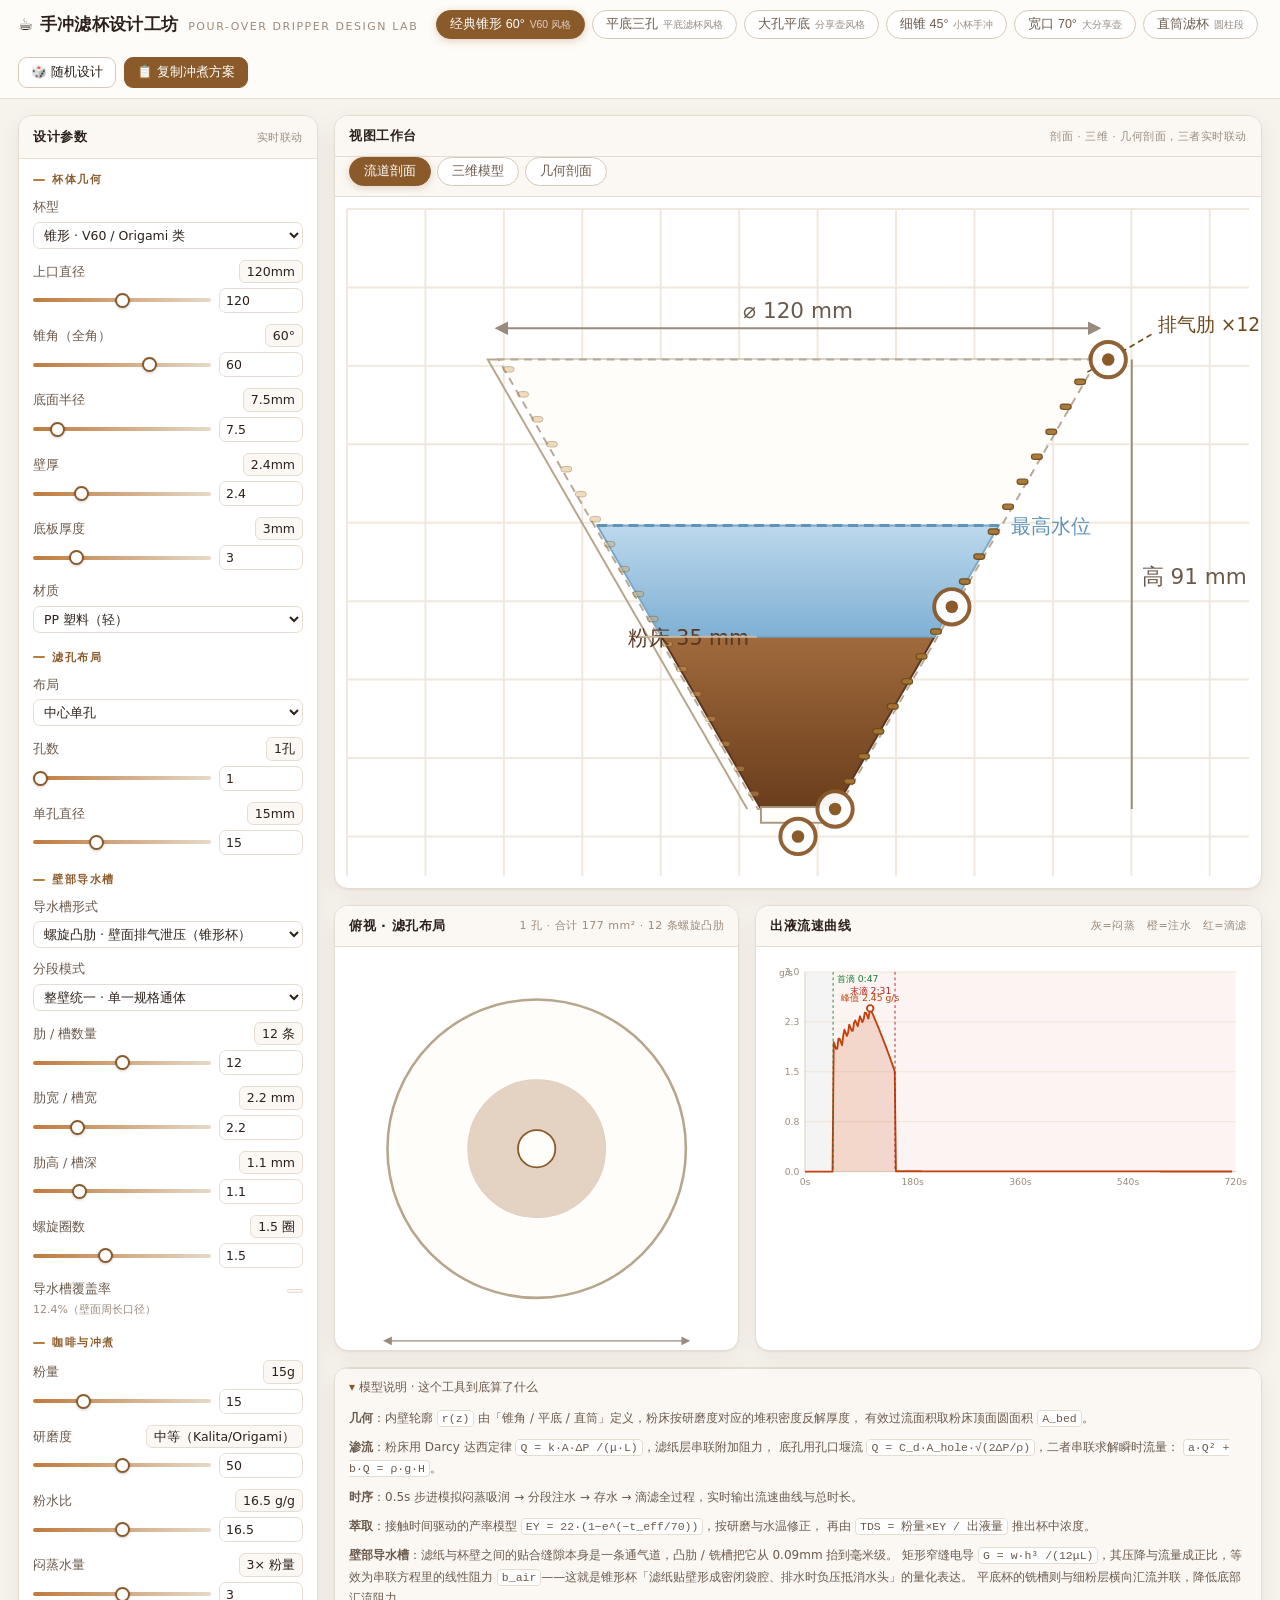
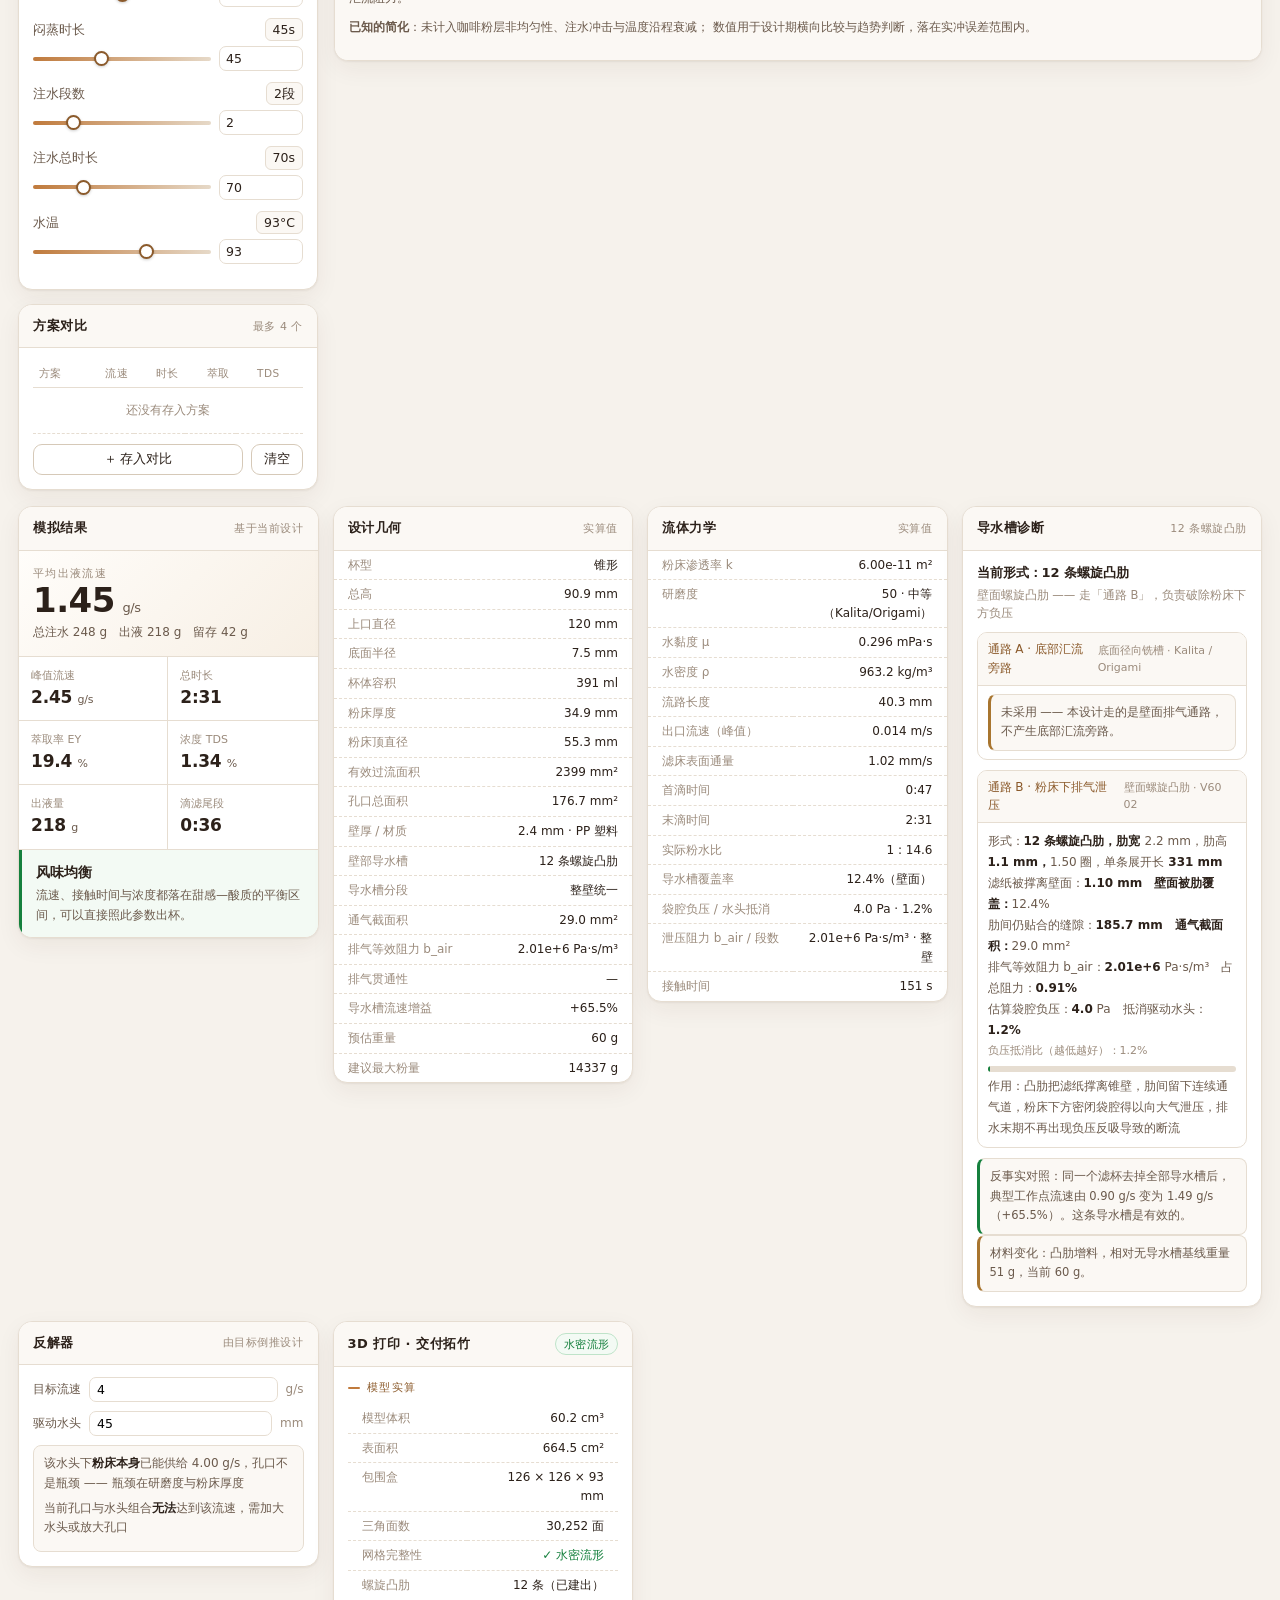
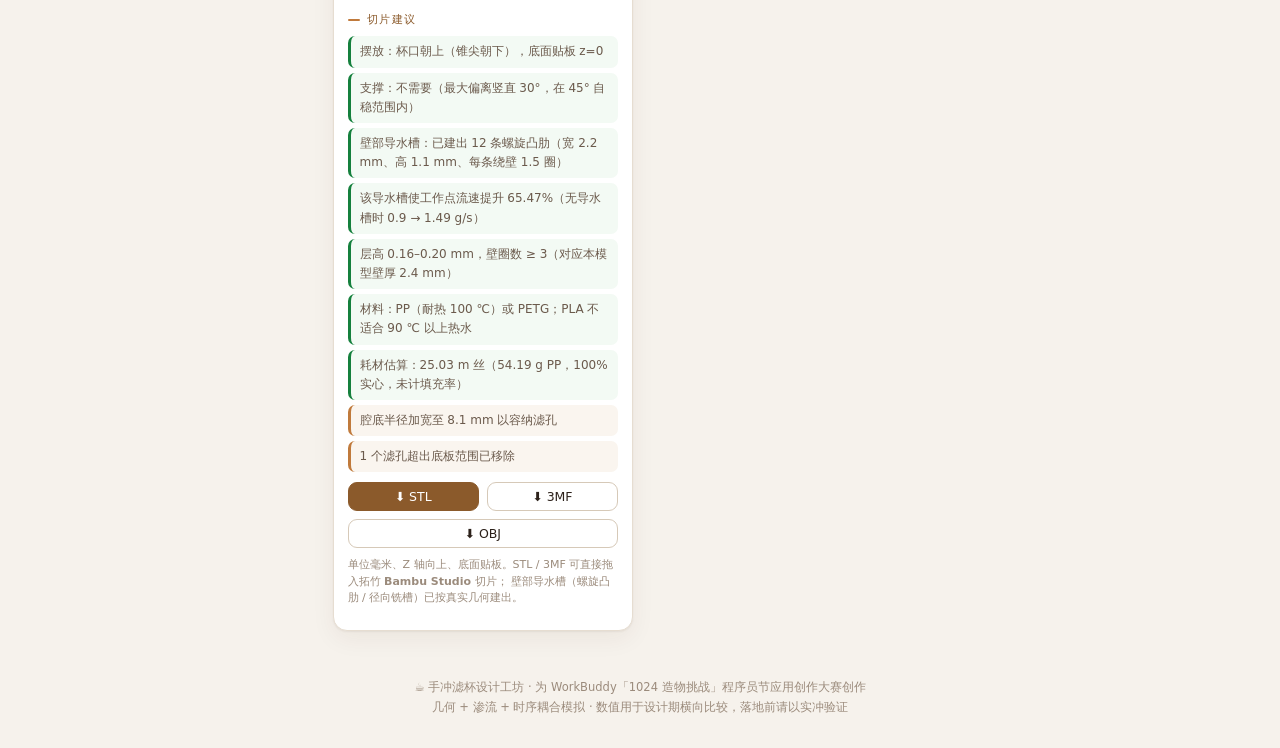
<file: index.html>
<!DOCTYPE html>
<html lang="zh-CN">
<head>

<meta charset="utf-8">
<meta content="width=device-width, initial-scale=1" name="viewport">
<title>手冲滤杯设计工坊 · 导水槽三维建模与 3D 打印交付</title>
<style>
  :root{
    --bg:#f6f2ec; --panel:#ffffff; --panel2:#fbf8f4; --line:#e6ddd1; --line2:#d6c9b8;
    --ink:#2c211a; --ink2:#6b5a4c; --muted:#9b8b7c;
    --brand:#8b5a2b; --brand2:#c07a3c; --accent:#c2410c;
    --bed:#6f4423; --bed2:#8f5c30; --water:#8fb8d8; --water2:#c9dfef;
    --ok:#15803d; --warn:#b45309; --bad:#b91c1c;
    --rib:#a8752f; --rib2:#d9a95c; --ribline:#6b4a1c;
    --seg2:#3f7d9e; --seg3:#9b8b7c;
    --radius:14px; --shadow:0 1px 2px rgba(60,40,20,.06),0 8px 24px rgba(60,40,20,.06);
  }
  *{box-sizing:border-box}
  html,body{margin:0;padding:0}
  body{
    background:var(--bg); color:var(--ink);
    font-family:system-ui,-apple-system,"Segoe UI","PingFang SC","Hiragino Sans GB","Microsoft YaHei",sans-serif;
    font-size:14px; line-height:1.55; -webkit-font-smoothing:antialiased;
  }
  img{max-width:100%;height:auto}

  /* ---------- 顶栏 ---------- */
  .topbar{
    position:sticky; top:0; z-index:40;
    background:rgba(255,253,250,.88); backdrop-filter:saturate(1.4) blur(10px);
    border-bottom:1px solid var(--line);
    padding:10px 18px; display:flex; align-items:center; gap:18px; flex-wrap:wrap;
  }
  .brand{display:flex;align-items:baseline;gap:10px;flex:0 0 auto}
  .brand b{font-size:17px;letter-spacing:.3px}
  .brand span{font-size:11px;color:var(--muted);letter-spacing:.14em;text-transform:uppercase}
  .chips{display:flex;gap:7px;flex-wrap:wrap;flex:1 1 auto}
  .chip{
    border:1px solid var(--line2); background:var(--panel); color:var(--ink2);
    border-radius:999px; padding:5px 13px; font-size:12.5px; cursor:pointer;
    transition:.16s; white-space:nowrap;
  }
  .chip:hover{border-color:var(--brand2); color:var(--brand); transform:translateY(-1px)}
  .chip.on{background:var(--brand); border-color:var(--brand); color:#fff; box-shadow:0 2px 8px rgba(139,90,43,.28)}
  .chip small{opacity:.7; margin-left:5px}
  .tb-actions{display:flex;gap:8px;flex:0 0 auto}
  .btn{
    border:1px solid var(--line2); background:var(--panel); color:var(--ink);
    border-radius:9px; padding:6px 12px; font-size:12.5px; cursor:pointer; transition:.16s;
    font-family:inherit;
  }
  .btn:hover{border-color:var(--brand2); color:var(--brand)}
  .btn.primary{background:var(--brand);border-color:var(--brand);color:#fff}
  .btn.primary:hover{background:#75491f;border-color:#75491f;color:#fff}

  /* ---------- 布局 ---------- */
  .layout{
    display:grid; grid-template-columns:326px minmax(0,1fr) 306px;
    gap:16px; padding:16px 18px 40px; max-width:1720px; margin:0 auto; align-items:start;
  }
  .col{min-width:0}
  .panel{
    background:var(--panel); border:1px solid var(--line); border-radius:var(--radius);
    box-shadow:var(--shadow); overflow:hidden;
  }
  .panel + .panel{margin-top:14px}
  .panel > h2{
    margin:0; padding:11px 14px; font-size:13px; letter-spacing:.04em;
    border-bottom:1px solid var(--line); background:var(--panel2);
    display:flex;align-items:center;justify-content:space-between;gap:8px;
  }
  .panel > h2 em{font-style:normal;font-size:11px;color:var(--muted);font-weight:400}
  .pbody{padding:12px 14px 14px}

  /* ---------- 参数控件 ---------- */
  .grp{margin-bottom:16px}
  .grp:last-child{margin-bottom:0}
  .grp > h3{
    margin:0 0 9px; font-size:11px; letter-spacing:.14em; color:var(--brand);
    text-transform:uppercase; display:flex;align-items:center;gap:7px;
  }
  .grp > h3:before{content:"";width:12px;height:2px;background:var(--brand2);border-radius:2px}
  .fld{margin-bottom:11px}
  .fld.hide{display:none}
  .fld .lab{display:flex;justify-content:space-between;align-items:baseline;gap:8px;margin-bottom:5px}
  .fld .lab label{font-size:12.5px;color:var(--ink2)}
  .fld .lab .val{
    font-size:12.5px;color:var(--ink);font-variant-numeric:tabular-nums;
    background:var(--panel2);border:1px solid var(--line);border-radius:6px;padding:1px 7px;
  }
  .fld .ctl{display:flex;gap:8px;align-items:center}
  .fld input[type=range]{
    flex:1; -webkit-appearance:none; appearance:none; height:4px; border-radius:3px;
    background:linear-gradient(90deg,var(--brand2),#e6d9c8); outline:none; margin:0;
  }
  .fld input[type=range]::-webkit-slider-thumb{
    -webkit-appearance:none; width:15px;height:15px;border-radius:50%;
    background:#fff;border:2px solid var(--brand); cursor:pointer; box-shadow:0 1px 3px rgba(0,0,0,.2);
  }
  .fld input[type=range]::-moz-range-thumb{
    width:15px;height:15px;border-radius:50%;background:#fff;border:2px solid var(--brand);cursor:pointer;
  }
  .fld input[type=number],.fld select{
    width:84px; border:1px solid var(--line); background:#fff; color:var(--ink);
    border-radius:7px; padding:4px 6px; font-size:12.5px; font-family:inherit;
    font-variant-numeric:tabular-nums;
  }
  .fld select{width:100%}
  .fld input[type=number]:focus,.fld select:focus,.btn:focus-visible,input[type=range]:focus-visible{
    outline:2px solid var(--brand2); outline-offset:1px;
  }
  .hint{font-size:11px;color:var(--muted);margin:-3px 0 9px;line-height:1.5}

  /* ---------- 卡片 ---------- */
  .card{
    background:var(--panel); border:1px solid var(--line); border-radius:var(--radius);
    box-shadow:var(--shadow); overflow:hidden; margin-bottom:16px;
  }
  .card > h2{
    margin:0; padding:10px 14px; font-size:13px; letter-spacing:.04em;
    border-bottom:1px solid var(--line); background:var(--panel2);
    display:flex;align-items:center;justify-content:space-between;gap:10px;flex-wrap:wrap;
  }
  .card > h2 em{font-style:normal;font-size:11px;color:var(--muted);font-weight:400}
  .card .cbody{padding:12px}
  .row2{display:grid;grid-template-columns:1fr 1.25fr;gap:16px}

  /* ---------- 画布 ---------- */
  .canvas{position:relative}
  svg{display:block;width:100%;height:auto;overflow:visible;touch-action:none}
  .legend{display:flex;gap:14px;flex-wrap:wrap;font-size:11.5px;color:var(--ink2);padding:0 14px 12px}
  .legend i{display:inline-block;width:11px;height:11px;border-radius:3px;margin-right:5px;vertical-align:-1px}
  .handle{cursor:grab}
  .handle:active{cursor:grabbing}
  .tooltip{
    position:absolute; pointer-events:none; background:rgba(44,33,26,.93); color:#fff;
    font-size:11.5px; padding:4px 8px; border-radius:6px; white-space:nowrap;
    transform:translate(-50%,-140%); opacity:0; transition:opacity .12s; z-index:20;
    font-variant-numeric:tabular-nums;
  }
  .tooltip.on{opacity:1}

  /* ---------- 指标 ---------- */
  .hero{
    padding:14px; border-bottom:1px solid var(--line);
    background:linear-gradient(135deg,#fffdfa,#f7efe4);
  }
  .hero .k{font-size:11px;letter-spacing:.12em;color:var(--muted);text-transform:uppercase}
  .hero .v{font-size:34px;font-weight:600;letter-spacing:-.5px;line-height:1.1;font-variant-numeric:tabular-nums}
  .hero .v small{font-size:13px;font-weight:500;color:var(--ink2);margin-left:4px}
  .hero .d{font-size:12px;color:var(--ink2);margin-top:4px}
  .mgrid{display:grid;grid-template-columns:1fr 1fr}
  .m{padding:10px 12px;border-bottom:1px solid var(--line);border-right:1px solid var(--line)}
  .m:nth-child(2n){border-right:none}
  .m .k{font-size:11px;color:var(--muted)}
  .m .v{font-size:17px;font-weight:600;font-variant-numeric:tabular-nums;letter-spacing:-.2px}
  .m .v small{font-size:11px;color:var(--ink2);font-weight:400;margin-left:2px}
  .verdict{padding:12px 14px;border-left:3px solid var(--line2)}
  .verdict.good{border-color:var(--ok);background:#f3faf4}
  .verdict.warn{border-color:var(--warn);background:#fdf8f1}
  .verdict.bad{border-color:var(--bad);background:#fdf5f4}
  .verdict b{display:block;font-size:14px;margin-bottom:3px}
  .verdict p{margin:0;font-size:12px;color:var(--ink2);line-height:1.6}

  table.kv{width:100%;border-collapse:collapse;font-size:12px}
  table.kv td{padding:5px 14px;border-bottom:1px dashed var(--line);vertical-align:top}
  table.kv tr:last-child td{border-bottom:none}
  table.kv td:first-child{color:var(--muted);white-space:nowrap;width:44%}
  table.kv td:last-child{text-align:right;font-variant-numeric:tabular-nums;color:var(--ink)}

  .ribcard{border:1px solid var(--line);border-radius:10px;overflow:hidden;margin-bottom:10px}
  .ribcard .rh{
    padding:7px 10px;background:var(--panel2);border-bottom:1px solid var(--line);
    font-size:12px;color:var(--brand);display:flex;justify-content:space-between;align-items:center;gap:8px;
  }
  .ribcard .rh em{font-style:normal;font-size:11px;color:var(--muted)}
  .ribcard .rb{padding:8px 10px;font-size:12px;color:var(--ink2);line-height:1.75}
  .ribcard .rb b{color:var(--ink);font-variant-numeric:tabular-nums}
  .ribbar{height:6px;border-radius:3px;background:var(--line);overflow:hidden;margin:6px 0 4px}
  .ribbar i{display:block;height:100%;border-radius:3px;background:var(--rib)}
  .ribnote{
    font-size:11.5px;color:var(--ink2);line-height:1.7;background:var(--panel2);
    border:1px solid var(--line);border-left:3px solid var(--rib);border-radius:8px;padding:8px 10px;
  }
  .ribnote.bad{border-left-color:var(--bad)}
  .ribnote.ok{border-left-color:var(--ok)}
  .ribmini{width:100%;height:auto;display:block;margin-bottom:6px}
  /* 分段导水槽编辑器 */
  .seghost{margin:-2px 0 10px}
  .segrow{border:1px solid var(--line);border-radius:9px;padding:7px 8px;margin-bottom:7px;background:var(--bg2)}
  .segrow.sh-spiral{border-left:3px solid var(--rib)}
  .segrow.sh-straight{border-left:3px solid var(--seg2)}
  .segrow.sh-none{border-left:3px solid var(--seg3)}
  .seghd{display:flex;align-items:center;gap:6px;margin-bottom:6px}
  .seghd .segno{font-size:11.5px;font-weight:600;color:var(--ink)}
  .seghd .segtag{font-size:10.5px;color:var(--muted);flex:1;line-height:1.4}
  .segbtn{font-size:10.5px;padding:2px 7px;border-radius:6px;border:1px solid var(--line);
    background:#fff;color:var(--ink2);cursor:pointer;line-height:1.5}
  .segbtn:hover{border-color:var(--rib);color:var(--rib)}
  .segbtn.add{width:100%;padding:5px 0;margin-top:2px;font-size:11px}
  .segctl{display:flex;flex-wrap:wrap;gap:5px 8px;align-items:center}
  .segctl label{display:inline-flex;align-items:center;gap:4px;font-size:10.5px;color:var(--muted)}
  .segctl select,.segctl input{font-size:11px;padding:2px 4px;border:1px solid var(--line);
    border-radius:5px;background:#fff;color:var(--ink);font-family:inherit}
  .segctl input{width:54px}
  .segctl input.z{width:50px}
  .segctl select{width:96px}
  .segwarn{font-size:10.5px;color:var(--bad);line-height:1.5;margin-top:5px}
  .segok{font-size:10.5px;color:var(--ok);line-height:1.5;margin-top:5px}
  /* 分段明细表 */
  .segtable{width:100%;border-collapse:collapse;margin:6px 0;font-size:11px;font-variant-numeric:tabular-nums}
  .segtable th,.segtable td{border-bottom:1px solid var(--line);padding:3px 4px;text-align:right;white-space:nowrap}
  .segtable th{font-weight:600;color:var(--muted);font-size:10.5px}
  .segtable td:first-child,.segtable th:first-child{text-align:left}
  .segtable .shpill{display:inline-block;padding:0 5px;border-radius:5px;font-size:10px;color:#fff}

  .inp-row{display:flex;gap:8px;align-items:center;margin-bottom:9px}
  .inp-row label{font-size:12px;color:var(--ink2);flex:0 0 auto}
  .inp-row input{
    width:100%;border:1px solid var(--line);border-radius:7px;padding:4px 7px;font-size:12.5px;
    font-family:inherit;font-variant-numeric:tabular-nums;
  }
  .res{
    font-size:12px;background:var(--panel2);border:1px solid var(--line);border-radius:8px;
    padding:8px 10px;color:var(--ink2);line-height:1.65;
  }
  .res b{color:var(--ink);font-variant-numeric:tabular-nums}

  table.cmp{width:100%;border-collapse:collapse;font-size:11.5px}
  table.cmp th{
    text-align:right;font-weight:500;color:var(--muted);font-size:10.5px;
    padding:5px 6px;border-bottom:1px solid var(--line);letter-spacing:.04em;
  }
  table.cmp th:first-child{text-align:left}
  table.cmp td{padding:5px 6px;border-bottom:1px dashed var(--line);text-align:right;font-variant-numeric:tabular-nums}
  table.cmp td:first-child{text-align:left;cursor:pointer;color:var(--brand)}
  table.cmp td:first-child:hover{text-decoration:underline}
  .x{border:none;background:none;color:var(--muted);cursor:pointer;font-size:13px;padding:0 2px}
  .x:hover{color:var(--bad)}

  details.notes{border-top:1px solid var(--line);background:var(--panel2)}
  details.notes summary{padding:9px 14px;font-size:12px;color:var(--ink2);cursor:pointer;list-style:none}
  details.notes summary::-webkit-details-marker{display:none}
  details.notes summary:before{content:"▸ ";color:var(--brand)}
  details.notes[open] summary:before{content:"▾ "}
  .notes .nb{padding:2px 14px 14px;font-size:12px;color:var(--ink2);line-height:1.75}
  .notes code{background:#fff;border:1px solid var(--line);border-radius:4px;padding:1px 4px;font-size:11.5px}
  .notes p{margin:0 0 8px}
  .notes ul{margin:0 0 8px;padding-left:18px}

  footer{
    text-align:center;font-size:11.5px;color:var(--muted);padding:6px 18px 30px;line-height:1.8;
  }
  .toast{
    position:fixed;left:50%;bottom:26px;transform:translate(-50%,16px);
    background:var(--ink);color:#fff;padding:9px 16px;border-radius:9px;font-size:12.5px;
    opacity:0;pointer-events:none;transition:.22s;z-index:60;
  }
  .toast.on{opacity:1;transform:translate(-50%,0)}

  @media (max-width:1280px){
    .layout{grid-template-columns:300px minmax(0,1fr)}
    .col.right{grid-column:1 / -1}
    .col.right .inner{display:grid;grid-template-columns:repeat(auto-fit,minmax(280px,1fr));gap:14px;align-items:start}
    .col.right .inner > .panel{margin-top:0}
  }
  @media (max-width:900px){
    .layout{grid-template-columns:1fr;padding:12px}
    .row2{grid-template-columns:1fr}
    .topbar{gap:10px;padding:9px 12px}
    .brand b{font-size:15px}
    .mgrid{grid-template-columns:1fr 1fr}
  }
  @media (max-width:480px){
    .fld input[type=number]{width:66px}
    .hero .v{font-size:28px}
  }

  /* ---------- v3：视图页签 ---------- */
  .viewtabs{display:flex;gap:6px;padding:0 14px 10px;border-bottom:1px solid var(--line);background:var(--panel2);flex-wrap:wrap}
  .vtab{
    border:1px solid var(--line2);background:var(--panel);color:var(--ink2);
    border-radius:999px;padding:5px 14px;font-size:12.5px;cursor:pointer;
    transition:.16s;font-family:inherit;
  }
  .vtab:hover{border-color:var(--brand2);color:var(--brand)}
  .vtab.on{background:var(--brand);border-color:var(--brand);color:#fff;box-shadow:0 2px 8px rgba(139,90,43,.24)}
  .viewpane{display:none}
  .viewpane.on{display:block}

  /* ---------- v3：三维视图 ---------- */
  .glwrap{position:relative;background:linear-gradient(180deg,#fdfbf7 0%,#f4ede2 100%);border-radius:10px;overflow:hidden}
  #cv3d{display:block;width:100%;height:440px;touch-action:none;cursor:grab}
  #cv3d:active{cursor:grabbing}
  .glbar{
    display:flex;gap:8px;align-items:center;flex-wrap:wrap;
    padding:9px 12px;border-top:1px solid var(--line);background:var(--panel2);
  }
  .glbar .gchip{
    border:1px solid var(--line2);background:var(--panel);color:var(--ink2);
    border-radius:8px;padding:4px 11px;font-size:12px;cursor:pointer;transition:.16s;font-family:inherit;
  }
  .glbar .gchip:hover{border-color:var(--brand2);color:var(--brand)}
  .glbar .gchip.on{background:var(--brand);border-color:var(--brand);color:#fff}
  .glbar label{font-size:12px;color:var(--muted);display:flex;align-items:center;gap:6px}
  .glbar input[type=range]{width:110px}
  .glhint{font-size:11.5px;color:var(--muted);margin-left:auto}
  .glnote{
    font-size:11.5px;color:var(--ink2);background:var(--panel2);
    border-top:1px solid var(--line);padding:8px 12px;line-height:1.6;
  }

  /* ---------- v3：打印交付 ---------- */
  .ptip{
    font-size:12px;line-height:1.6;padding:6px 9px;border-radius:7px;margin-bottom:5px;
    border-left:3px solid var(--line2);background:var(--panel2);color:var(--ink2);
  }
  .ptip-ok{border-left-color:var(--ok);background:#f3faf4}
  .ptip-warn{border-left-color:var(--warn);background:#fdf8f1}
  .ptip-note{border-left-color:var(--brand2);background:#faf5ef}
  .exportrow{display:flex;gap:8px;margin-top:10px;flex-wrap:wrap}
  .exportrow .btn{flex:1;min-width:100px}
  .badge{
    display:inline-block;font-size:10.5px;padding:2px 8px;border-radius:999px;
    background:#f3faf4;color:var(--ok);border:1px solid #bfe3c9;letter-spacing:.02em;
  }
  .badge.bad{background:#fdf5f4;color:var(--bad);border-color:#e8b9b4}
  .seclab{font-size:11px;letter-spacing:.14em;color:var(--brand);text-transform:uppercase;
    display:flex;align-items:center;gap:7px;margin:0 0 8px}
  .seclab:before{content:"";width:12px;height:2px;background:var(--brand2);border-radius:2px}
</style>
</head>
<body>

<header class="topbar">
  <div class="brand">
    <b>☕ 手冲滤杯设计工坊</b>
    <span>Pour-over Dripper Design Lab</span>
  </div>
  <div class="chips" id="chips"></div>
  <div class="tb-actions">
    <button class="btn" id="btnRandom" type="button">🎲 随机设计</button>
    <button class="btn primary" id="btnCopy" type="button">📋 复制冲煮方案</button>
  </div>
</header>

<main class="layout">
  <!-- ================= 左：参数 ================= -->
  <div class="col left">
    <div class="panel">
      <h2>设计参数 <em id="paramState">实时联动</em></h2>
      <div class="pbody" id="params"></div>
    </div>

    <div class="panel">
      <h2>方案对比 <em>最多 4 个</em></h2>
      <div class="pbody">
        <table class="cmp" id="cmpTable">
          <thead><tr>
            <th>方案</th><th>流速</th><th>时长</th><th>萃取</th><th>TDS</th><th></th>
          </tr></thead>
          <tbody id="cmpBody"></tbody>
        </table>
        <div style="display:flex; gap:8px; margin-top:10px">
          <button class="btn" id="btnSave" type="button" style="flex:1">＋ 存入对比</button>
          <button class="btn" id="btnClear" type="button">清空</button>
        </div>
      </div>
    </div>
  </div>

  <!-- ================= 中：画布 ================= -->
  <div class="col mid">
    <div class="card">
      <h2>
        <span>视图工作台</span>
        <em>剖面 · 三维 · 几何剖面，三者实时联动</em>
      </h2>
      <div class="viewtabs" id="viewTabs">
        <button class="vtab on" data-tab="sec" type="button">流道剖面</button>
        <button class="vtab" data-tab="3d" type="button">三维模型</button>
        <button class="vtab" data-tab="geo" type="button">几何剖面</button>
      </div>
      <div class="viewpane on" data-viewpane="sec">
      <div class="cbody canvas">
        <svg aria-label="滤杯剖面设计图" id="svgSide" role="img" viewBox="0 0 460 340"></svg>
        <div class="tooltip" id="tipSide"></div>
      </div>
      </div>
      <div class="viewpane" data-viewpane="3d">
        <div class="cbody canvas">
          <div class="glwrap">
            <canvas id="cv3d" aria-label="滤杯三维模型" role="img"></canvas>
          </div>
          <div class="glbar">
            <button class="gchip" id="btnSection" type="button">剖切</button>
            <button class="gchip" id="btnWire" type="button">线框</button>
            <button class="gchip" id="btnTrans" type="button">半透</button>
            <button class="gchip" id="btnRotate" type="button">自动旋转</button>
            <label id="secRangeWrap" style="display:none">剖切面
              <input type="range" id="secRange" min="-45" max="45" step="0.5" value="0">
            </label>
            <span class="glhint">拖拽旋转 · 滚轮缩放 · 右键平移</span>
          </div>
          <div class="glnote" id="glNote" style="display:none">
            壁部导水槽在杯内侧：点「剖切」切开杯身，或点「半透」透外壁，即可看清螺旋 / 直肋 / 光壁的分段。
          </div>
        </div>
      </div>
      <div class="viewpane" data-viewpane="geo">
        <div class="cbody canvas">
          <svg id="svgSection" aria-label="滤杯几何剖面图" role="img" viewBox="0 0 460 330"></svg>
        </div>
        <div class="legend">
          <span><i style="background:#d9cdbc"></i>可打印壁体</span>
          <span><i style="background:#fffdf9; border:1px solid #a89478"></i>内腔</span>
          <span><i style="background:#c2410c"></i>螺旋凸肋</span>
        </div>
      </div>
    </div>

    <div class="row2">
      <div class="card">
        <h2><span>俯视 · 滤孔布局</span><em id="topHint"></em></h2>
        <div class="cbody canvas">
          <svg aria-label="滤孔分布俯视图" id="svgTop" role="img" viewBox="0 0 300 300"></svg>
          <div class="tooltip" id="tipTop"></div>
        </div>
      </div>
      <div class="card">
        <h2><span>出液流速曲线</span><em>灰=闷蒸　橙=注水　红=滴滤</em></h2>
        <div class="cbody canvas">
          <svg aria-label="出液流速随时间变化曲线" id="svgChart" role="img" viewBox="0 0 520 260"></svg>
          <div class="tooltip" id="tipChart"></div>
        </div>
      </div>
    </div>

    <div class="panel">
      <details class="notes" open>
        <summary>模型说明 · 这个工具到底算了什么</summary>
        <div class="nb">
          <p><b>几何</b>：内壁轮廓 <code>r(z)</code> 由「锥角 / 平底 / 直筒」定义，粉床按研磨度对应的堆积密度反解厚度，
             有效过流面积取粉床顶面圆面积 <code>A_bed</code>。</p>
          <p><b>渗流</b>：粉床用 Darcy 达西定律 <code>Q = k·A·ΔP /(μ·L)</code>，滤纸层串联附加阻力，
             底孔用孔口堰流 <code>Q = C_d·A_hole·√(2ΔP/ρ)</code>，二者串联求解瞬时流量：
             <code>a·Q² + b·Q = ρ·g·H</code>。</p>
          <p><b>时序</b>：0.5s 步进模拟闷蒸吸润 → 分段注水 → 存水 → 滴滤全过程，实时输出流速曲线与总时长。</p>
          <p><b>萃取</b>：接触时间驱动的产率模型 <code>EY = 22·(1−e^(−t_eff/70))</code>，按研磨与水温修正，
             再由 <code>TDS = 粉量×EY / 出液量</code> 推出杯中浓度。</p>
          <p><b>壁部导水槽</b>：滤纸与杯壁之间的贴合缝隙本身是一条通气道，凸肋 / 铣槽把它从 0.09mm 抬到毫米级。
             矩形窄缝电导 <code>G = w·h³ /(12μL)</code>，其压降与流量成正比，等效为串联方程里的线性阻力
             <code>b_air</code>——这就是锥形杯「滤纸贴壁形成密闭袋腔、排水时负压抵消水头」的量化表达。
             平底杯的铣槽则与细粉层横向汇流并联，降低底部汇流阻力。</p>
          <p><b>已知的简化</b>：未计入咖啡粉层非均匀性、注水冲击与温度沿程衰减；
             数值用于设计期横向比较与趋势判断，落在实冲误差范围内。</p>
        </div>
      </details>
    </div>
  </div>

  <!-- ================= 右：结果 ================= -->
  <div class="col right">
    <div class="inner">
      <div class="panel">
        <h2>模拟结果 <em>基于当前设计</em></h2>
        <div class="hero">
          <div class="k">平均出液流速</div>
          <div class="v" id="mAvg">—<small>g/s</small></div>
          <div class="d" id="mAvgSub">—</div>
        </div>
        <div class="mgrid">
          <div class="m"><div class="k">峰值流速</div><div class="v" id="mPeak">—</div></div>
          <div class="m"><div class="k">总时长</div><div class="v" id="mTime">—</div></div>
          <div class="m"><div class="k">萃取率 EY</div><div class="v" id="mEy">—</div></div>
          <div class="m"><div class="k">浓度 TDS</div><div class="v" id="mTds">—</div></div>
          <div class="m"><div class="k">出液量</div><div class="v" id="mOut">—</div></div>
          <div class="m"><div class="k">滴滤尾段</div><div class="v" id="mDraw">—</div></div>
        </div>
        <div class="verdict" id="verdict">
          <b>—</b><p>—</p>
        </div>
      </div>

      <div class="panel">
        <h2>设计几何 <em>实算值</em></h2>
        <table class="kv" id="geoTable"></table>
      </div>

      <div class="panel">
        <h2>流体力学 <em>实算值</em></h2>
        <table class="kv" id="flowTable"></table>
      </div>

      <div class="panel">
        <h2>导水槽诊断 <em id="ribHint">壁部结构</em></h2>
        <div class="pbody">
          <div id="ribPanel"></div>
        </div>
      </div>

      <div class="panel">
        <h2>反解器 <em>由目标倒推设计</em></h2>
        <div class="pbody">
          <div class="inp-row">
            <label for="tq">目标流速</label>
            <input id="tq" max="20" min="0.1" step="0.1" type="number" value="4">
            <span style="font-size:12px; color:var(--muted)">g/s</span>
          </div>
          <div class="inp-row">
            <label for="th">驱动水头</label>
            <input id="th" max="200" min="5" step="1" type="number" value="45">
            <span style="font-size:12px; color:var(--muted)">mm</span>
          </div>
          <div class="res" id="solveOut">—</div>
        </div>
      </div>
    
      <div class="panel">
        <h2>3D 打印 · 交付拓竹 <em><span class="badge" id="printBadgeOk">水密流形</span></em></h2>
        <div class="pbody">
          <div class="seclab">模型实算</div>
          <table class="kv" id="printDims"></table>
          <div class="seclab" style="margin-top:12px">切片建议</div>
          <div id="printTips"></div>
          <div class="exportrow">
            <button class="btn primary" id="btnSTL" type="button">⬇ STL</button>
            <button class="btn" id="btn3MFb" type="button">⬇ 3MF</button>
            <button class="btn" id="btnOBJ" type="button">⬇ OBJ</button>
          </div>
          <div class="hint" style="margin-top:9px">
            单位毫米、Z 轴向上、底面贴板。STL / 3MF 可直接拖入拓竹 <b>Bambu Studio</b> 切片；
            壁部导水槽（螺旋凸肋 / 径向铣槽）已按真实几何建出。
          </div>
        </div>
      </div>
</div>
  </div>
</main>

<footer>
  ☕ 手冲滤杯设计工坊 · 为 WorkBuddy「1024 造物挑战」程序员节应用创作大赛创作<br>
  几何 + 渗流 + 时序耦合模拟 · 数值用于设计期横向比较，落地前请以实冲验证
</footer>

<div class="toast" id="toast"></div>


<script>
/* ===========================================================
 * 手冲滤杯设计工坊 · 几何 + 渗流 + 时序 模型 (ES5)
 * ------------------------------------------------------------
 * 几何  内壁轮廓 r(z) -> 粉床几何 -> 滤孔布局
 * 渗流  Darcy 达西流(粉床) ⊕ 滤纸阻力 ⊕ 孔口堰流(Torricelli) 三段串联
 *       a·Q² + b·Q = ρ·g·H
 *       收敛段用当量面积 A = V(段)/L(段)
 * 时序  三阶段
 *       fill       润湿锋面自粉床顶面向下推进；锋面到底前无贯通水路（闷蒸几乎不外流）
 *       percolate  粉床饱和，自由水在粉床上方堆积；水头 = 液面到孔口的高差
 *       drain      注水结束，湿润区自上而下回落，水头随之下降，滴滤自然收尾
 * 萃取  接触时间驱动的产率模型 + TDS
 * =========================================================== */
var MODEL = (function () {
  'use strict';

  var G = 9.80665;
  var CD = 0.62;             // 孔口流量系数
  var K_PAPER = 3e-12;       // m^2 滤纸渗透率
  var PAPER_THICK = 0.0003;  // m
  var POROSITY = 0.65;       // 粉床孔隙率
  var TAU_ABS = 15;          // s 颗粒吸附水时间常数
  var TAU_FRONT = 22;        // s 润湿锋面推进时间常数
  var RHO_K = 6.0e-11;       // m^2 参考渗透率（研磨度 50 档）
  var MU_AIR = 1.8e-5;       // Pa·s 空气黏度
  var CONFORM_GAP = 0.09;    // mm 滤纸润湿贴壁后残留的褶皱缝隙高度（无导水槽时的泄压能力）
  var SEG_SHAPES = ['spiral', 'straight', 'none'];
  var SKIP_CF = false;   // 反事实对照时抑制递归

  function clamp(v, a, b) { return v < a ? a : (v > b ? b : v); }
  function fmtMm(v) { return Math.round(v * 10) / 10; }

  /* ---------------- 水性 ---------------- */
  function waterProps(T) {
    var mu = 1.79e-3 / (1 + 0.0337 * T + 0.000221 * T * T);
    var tbl = [[0,999.84],[4,999.97],[20,998.21],[30,995.65],[40,992.22],
               [50,988.04],[60,983.20],[70,977.76],[80,971.79],[90,965.31],[100,958.35]];
    var rho = tbl[0][1], i;
    if (T <= 0) rho = tbl[0][1];
    else if (T >= 100) rho = 958.35 - (T - 100) * 0.8;
    else {
      for (i = 0; i < tbl.length - 1; i++) {
        if (T >= tbl[i][0] && T <= tbl[i + 1][0]) {
          var f = (T - tbl[i][0]) / (tbl[i + 1][0] - tbl[i][0]);
          rho = tbl[i][1] + f * (tbl[i + 1][1] - tbl[i][1]);
          break;
        }
      }
    }
    return { mu: mu, rho: rho };
  }

  /* ---------------- 研磨度映射 ---------------- */
  // grind: 0 极细(意式) -> 50 中细(常规手冲) -> 100 极粗(法压)
  // 颗粒越细 -> 孔隙越小 -> 渗透率越低 -> 阻力越大 -> 流速越慢
  function permeability(grind) { return RHO_K * Math.pow(10, (grind - 50) / 45); }
  function bulkDensity(grind) { return 0.44 - 0.08 * (grind / 100); }   // g/cm3 粗粉更蓬松
  function grindFromPermeability(k) { return 50 + 45 * Math.log(k / RHO_K) / Math.LN10; }
  function grindLabel(g) {
    if (g < 12) return '极细（意式级）';
    if (g < 28) return '细（法压/爱乐压）';
    if (g < 42) return '中细（V60 常规）';
    if (g < 58) return '中等（Kalita/Origami）';
    if (g < 74) return '中粗（Chemex）';
    return '粗（法压壶）';
  }

  /* ---------------- 内壁轮廓 ---------------- */
  // 统一表示: r(z) = r0 + tan*(z - zFlat)；zFlat 之前是平底井
  function buildProfile(S) {
    var tan = 0, zFlat = 0, H = 0, r0 = S.r0, issues = [];

    if (S.shape === 'cone') {
      tan = Math.tan(S.coneAngle / 2 * Math.PI / 180);
      if (Math.abs(tan) < 1e-4) tan = 1e-4;
      zFlat = 0;
      // 锥尖被底孔截断：底区半径取孔口外缘
      var rHole = S.holeD / 2;
      if (S.holeLayout !== 'single') {
        rHole = Math.max(rHole, S.ringR + S.holeD / 2);
      }
      r0 = Math.max(r0, rHole);
      if (S.Dtop / 2 <= r0 + 0.5) {
        issues.push('上口直径过小：上口半径需大于底区半径');
        r0 = Math.max(1, S.Dtop / 2 - 1);
      }
      H = (S.Dtop / 2 - r0) / tan;
    } else if (S.shape === 'flat') {
      tan = Math.tan(S.wallTilt * Math.PI / 180);
      zFlat = S.flatDepth;
      if (tan < 0.02) {                       // 近直壁 -> 直筒
        tan = 0; r0 = S.Dtop / 2; H = zFlat + S.cylH;
      } else {
        if (S.Dtop / 2 <= r0) {
          issues.push('平底半径不得大于上口半径');
          r0 = S.Dtop / 2 - 1;
        }
        H = zFlat + (S.Dtop / 2 - r0) / tan;
      }
    } else {
      tan = 0; zFlat = 0; r0 = S.Dtop / 2; H = S.cylH;
    }
    return { r0: r0, tan: tan, zFlat: zFlat, H: H, shape: S.shape, issues: issues };
  }

  function radiusAt(P, z) {
    if (z <= P.zFlat) return P.r0;
    return P.r0 + P.tan * (z - P.zFlat);
  }

  function volumeBelow(P, z) {     // mm3
    if (z <= 0) return 0;
    var v = 0, zf = Math.min(z, P.zFlat);
    if (zf > 0) v += Math.PI * P.r0 * P.r0 * zf;
    if (z > P.zFlat) {
      var h = z - P.zFlat, r0 = P.r0, t = P.tan;
      v += Math.PI * (r0 * r0 * h + r0 * t * h * h + t * t * h * h * h / 3);
    }
    return v;
  }

  function zForVolume(P, V) {      // 反解高度 (mm)：牛顿迭代 + 二分兜底
    if (V <= 0) return 0;
    var lo = 0, hi = 50;
    while (volumeBelow(P, hi) < V && hi < 1e6) hi *= 2;
    var z = hi / 2, i;
    for (i = 0; i < 24; i++) {
      var f = volumeBelow(P, z) - V;
      if (Math.abs(f) < 1e-6) break;
      var dV = Math.PI * radiusAt(P, z) * radiusAt(P, z);
      var zNew = (dV > 1e-9) ? z - f / dV : (lo + hi) / 2;
      if (zNew <= lo || zNew >= hi || !isFinite(zNew)) zNew = (lo + hi) / 2;
      if (volumeBelow(P, zNew) < V) lo = zNew; else hi = zNew;
      z = zNew;
    }
    for (i = 0; i < 24; i++) {
      var mid = (lo + hi) / 2;
      if (volumeBelow(P, mid) < V) lo = mid; else hi = mid;
    }
    return (lo + hi) / 2;
  }

  /* ---------------- 材质 ---------------- */
  var MATERIALS = {
    pp:       { name: 'PP 塑料',    rho: 0.95 },
    pet:      { name: 'PET 塑料',   rho: 1.38 },
    glass:    { name: '耐热玻璃',   rho: 2.50 },
    ceramic:  { name: '陶瓷',       rho: 2.40 },
    steel:    { name: '304 不锈钢', rho: 7.93 },
    titanium: { name: '钛合金',     rho: 4.51 }
  };

  /* ---------------- 壁部导水槽（螺旋凸肋 / 径向铣槽） ----------------
   * 真实世界：Hario V60 02 的锥壁上有螺旋凸肋；Kalita Wave / Origami 一类
   * 平底滤杯的底面铣有径向导流槽。两者做的其实是同一件事，只是位置不同：
   *
   *   在滤纸与杯壁（或底面）之间腾出一条"沟"，
   *   让空气有路可走、让滤液有路可流。
   *
   * (1) 泄压排气（螺旋凸肋，锥形杯）
   *     锥形杯里滤纸是罩在锥壁上的。滤纸被水润湿后贴紧锥壁，滤纸与壁
   *     之间围出一个密闭的"袋腔"。粉床排水时袋腔里的空气进不来也出不去，
   *     形成负压：出口水头被负压额外抵消一部分，表现为流速上不去、
   *     滴滤段咕噜咕噜地断流。螺旋凸肋把滤纸撑离壁面，在肋间留下一条
   *     连续的螺旋通气道，负压得以泄放。
   *
   * (2) 导流旁路（径向铣槽，平底/直筒杯）
   *     平底滤杯的粉床底部渗出的水若只能挤过压实细粉层横向汇入底孔，
   *     阻力极大。铣槽让水沿槽直接流到底孔，相当于给横向汇流并联一条
   *     低阻通道。矩形槽的 Darcy 电导：
   *       G_groove = w*h^3 / (12*mu*L_ch)
   *     铣槽只覆盖底面的一部分，设覆盖率 f = N*w /(pi*r_mid)，
   *     则横向汇流的合成电导为
   *       G_eff = (1-f)/b_lat + f*eta*G_groove
   *
   * (3) 泄压通道的统一处理
   *     滤纸与壁面之间的贴合缝隙 h_c 本身就是一条通气道；凸肋 / 铣槽
   *     把它从 0.06mm 抬到毫米级。矩形窄缝的电导：
   *       G = w*h^3 /(12*mu*L)      ->   b_air = 1/G   (Pa*s/m^3)
   *     由于 dp = b_air*Q 与流量成正比，它恰好是串联方程里又一个线性阻力。
   *     负压 dp 直接抵消驱动水头，这是锥形杯"不装肋就咕噜"的根源。
   *
   * 矩形通道当量渗透率 k_ch = min(w,h)^2/12（Darcy 薄缝解）。
   */

  // 矩形窄缝的电导 m^3/(Pa*s)：宽 wM、高 hM、流动长度 LM（均为 m）
  function slotG(wM, hM, LM, muV) {
    if (!(wM > 0) || !(hM > 0) || !(LM > 0)) return 0;
    return wM * hM * hM * hM / (12 * muV * LM);
  }

  /* ---------------- 分段导水槽规格 ----------------
   * S.ribSegs 是一段规格数组（可选）。每段：
   *   { shape:'spiral'|'straight'|'none',
   *     z0, z1 : 该段在母线方向上的起止高度（mm，绝对高度坐标）
   *     count  : 条数
   *     width  : 肋宽 / 槽宽（mm）
   *     depth  : 肋高 / 槽深（mm）
   *     turns  : 螺旋段在该段内的圈数（straight 忽略）
   * 缺省（没有 ribSegs）时退化为单段整壁，行为与旧版完全一致。
   */
  function normalizeSegs(S, P) {
    var slant = P.H / Math.max(0.25, Math.cos(Math.atan(P.tan)));
    var list = null;
    if (S.ribSegMode === 'seg' && S.ribSegs && S.ribSegs.length) {
      list = [];
      for (var i = 0; i < S.ribSegs.length; i++) {
        var sg = S.ribSegs[i] || {};
        var shape = SEG_SHAPES.indexOf(sg.shape) >= 0 ? sg.shape : 'none';
        var z0 = Math.max(0, Math.min(P.H, isFinite(sg.z0) ? sg.z0 : 0));
        var z1 = Math.max(z0, Math.min(P.H, isFinite(sg.z1) ? sg.z1 : P.H));
        list.push({
          shape: shape,
          z0: z0, z1: z1,
          count: Math.max(0, Math.round(isFinite(sg.count) ? sg.count : 0)),
          width: Math.max(0, isFinite(sg.width) ? sg.width : 0),
          depth: Math.max(0, isFinite(sg.depth) ? sg.depth : 0),
          turns: Math.max(0.05, isFinite(sg.turns) ? sg.turns : 1)
        });
      }
      // 至少要有一段
      if (!list.length) list = null;
    }
    if (!list) {
      // 单段整壁：spiral 用旧参数，其余按 none 处理
      list = [{
        shape: (S.ribStyle === 'spiral') ? 'spiral' : 'none',
        z0: 0, z1: P.H,
        count: Math.max(0, Math.round(S.ribCount || 0)),
        width: Math.max(0, S.ribWidth || 0),
        depth: Math.max(0, S.ribDepth || 0),
        turns: Math.max(0.05, S.ribTurns || 1)
      }];
    }
    // 按 z0 排序
    list.sort(function (a, b) { return a.z0 - b.z0; });
    // 计算每段母线长度与中点半径
    var halfAng = Math.atan(P.tan);
    var k = 1 / Math.max(0.25, Math.cos(halfAng));
    for (var j = 0; j < list.length; j++) {
      var sg2 = list[j];
      sg2.dz = sg2.z1 - sg2.z0;
      sg2.slant = sg2.dz * k;                       // mm 该段母线长
      sg2.rMid = (radiusAt(P, sg2.z0) + radiusAt(P, sg2.z1)) / 2;
      sg2.perim = 2 * Math.PI * sg2.rMid;
      sg2.frac = P.H > 0 ? sg2.dz / P.H : 0;       // 占全高比例
    }
    return list;
  }

  function buildRibs(S, P, props, kEff) {
    var R = {
      style: S.ribStyle || 'none',          // none | spiral | radial
      count: Math.max(0, Math.round(S.ribCount || 0)),
      width: Math.max(0, S.ribWidth || 0),   // mm 槽宽 / 肋宽
      depth: Math.max(0, S.ribDepth || 0),   // mm 槽深 / 肋高
      turns: Math.max(0.25, S.ribTurns || 1),// 螺旋肋每条绕壁圈数
      standoff: 0,                          // mm 滤纸被撑离壁面的有效高度
      A_vent: 0,                            // mm^2 通气通道截面积
      L_vent: 0,                            // mm 通气路径长度
      G_vent: 0,                            // m^3/(Pa*s) 通气总电导
      G_rib: 0,                             // m^3/(Pa*s) 肋/槽自身的通气电导
      G_crev: 0,                            // m^3/(Pa*s) 贴合缝隙的通气电导
      b_air: 0,                             // Pa*s/m^3 泄压等效阻力
      ventShare: 0,                         // 泄压阻力占总阻力比例（诊断用）
      pVent: 0,                             // Pa 估算袋腔负压
      pVentRatio: 0,                        // % 负压对驱动水头的抵消比
      ventGain: 0,                          // % 导水槽带来的流速提升
      grooveGain: 0,                        // % 同上（别名，按形式取用）
      Qwork: 0,                             // g/s 典型工作点流速
      gainQwith: 0,                         // g/s 有导水槽时的工作点流速
      gainQwithout: 0,                      // g/s 无导水槽时的工作点流速
      G_groove: 0,                          // m^3/(Pa*s) 铣槽导流电导
      b_bypass: Infinity,                   // Pa*s/m^3 旁路折算阻力
      bypassGain: 0,                        // 铣槽降低横向汇流阻力的比例 %
      capture: 0,                           // 铣槽对底面的覆盖率 %
      vol: 0,                               // mm^3 材料体积变化（正=凸肋增重，负=铣槽减重）
      isGroove: false,
      rIn: 0, rOut: 0, L_ch: 0, rMidCh: 0,
      helixR: 0, helixL: 0, perim: 0, freeW: 0, slant: 0,
      applicable: true,                     // 该形式在当前杯型下是否有效
      mismatch: '',                         // 不匹配时的说明
      wallCover: 0,                         // % 肋占壁面周长的比例
      slotAreaMm2: 0                        // mm^2 铣槽面积
    };
    var mu = props.mu;
    var isCone = (S.shape === 'cone');
    // 螺旋凸肋靠的是"壁面 + 滤纸"形成的袋腔，只有锥形/直筒壁才有；
    // 径向铣槽铣在底面上，只有平底/直筒底才有。
    if (R.style === 'spiral' && isCone) R.applicable = true;
    else if (R.style === 'spiral') { R.applicable = false; R.mismatch = '螺旋凸肋需要在有锥壁的杯型上起作用，当前杯型的壁面不形成袋腔，凸肋无法泄压'; }
    else if (R.style === 'radial' && !isCone) R.applicable = true;
    else if (R.style === 'radial') { R.applicable = false; R.mismatch = '径向铣槽铣在底面上，当前是锥形杯底（收束成锥尖），铣槽无处可铣；锥形杯应改用螺旋凸肋'; }
    var halfAng = Math.atan(P.tan);
    var slant = P.H / Math.max(0.25, Math.cos(halfAng));   // mm 斜壁长度
    var rMid = (P.r0 + radiusAt(P, P.H)) / 2;               // mm 中部半径
    var perim = 2 * Math.PI * rMid;                        // mm 中部周长
    var hc = CONFORM_GAP / 1000;                           // m 贴合缝隙
    R.perim = perim; R.slant = slant; R.rMidCh = rMid;

    if (isCone) {
      /* ---------- 锥形：分段导水槽 -> 泄压排气 ----------
       * 沿母线把壁面切成若干段，每段可选不同形状：
       *   spiral  螺旋凸肋：沿该段盘旋上升，泄压路径长（阻力大）
       *   straight 纵向直肋：沿母线直上直下，泄压路径短（阻力小）
       *   none    光壁：无凸肋，滤纸贴壁，只有贴合缝隙可泄压
       *
       * 关键：泄压通道沿母线是**串联**的。粉床下方的负压要一路排到杯口，
       * 所以总泄压阻力 = 各段阻力之和；任何一段光壁都会成为瓶颈，
       * 把整条排气通路堵死。这就是"分段必须贯通"的物理含义。
       */
      var segs = normalizeSegs(S, P);
      R.segs = segs;
      R.isSeg = segs.length > 1;
      var bAir = 0, bTurn = 0;
      var GribSum = 0, GcrevSum = 0, AventSum = 0, volSum = 0, freeWSum = 0, LventSum = 0;
      var ribbedH = 0, wallH = 0, standoffMax = 0;
      var wallArea = 0, ribArea = 0;
      var segStats = [];
      var prev = null;
      for (var i = 0; i < segs.length; i++) {
        var sg = segs[i];
        var isRib = (sg.shape === 'spiral' || sg.shape === 'straight')
          && sg.count > 0 && sg.width > 0 && sg.depth > 0;
        var pathL = sg.slant;
        var Grib = 0, Gcrev = 0, bBand = 0, turnB = 0;
        if (isRib) {
          if (sg.shape === 'spiral') {
            var horiz = 2 * Math.PI * sg.rMid * sg.turns;   // 该段螺旋水平投影长
            pathL = Math.sqrt(horiz * horiz + sg.dz * sg.dz);
          }
          Grib = sg.count * slotG(sg.width / 1000, sg.depth / 1000, pathL / 1000, MU_AIR);
          ribbedH += sg.dz;
        }
        var freeW = isRib ? Math.max(0, sg.perim - sg.count * sg.width) : sg.perim;
        Gcrev = slotG(freeW / 1000, hc, sg.slant / 1000, MU_AIR);
        var gSum = Grib + Gcrev;
        bBand = gSum > 0 ? 1 / gSum : 1e30;
        // 段间转折局部损失：相邻两段形状不同，泄压通道要拐一次弯
        if (prev && prev.isRib && isRib && prev.shape !== sg.shape) {
          // 形状切换处泄压通道要拐一次弯，附加局部损失
          // 建模为：η_turn × 较小段的段阻力（η_turn = 0.25）
          var bMin = Math.min(prev.bBand, 1 / (Grib > 0 ? Grib : 1e30));
          turnB = 0.25 * bMin;
        }
        bAir += bBand + turnB;
        bTurn += turnB;
        GribSum += Grib; GcrevSum += Gcrev;
        AventSum += isRib ? sg.count * sg.width * sg.depth : sg.perim * CONFORM_GAP;
        volSum += isRib ? sg.count * sg.width * sg.depth * pathL : 0;
        freeWSum += freeW;
        LventSum += pathL;
        wallH += sg.dz;
        wallArea += sg.perim * sg.slant;
        if (isRib) ribArea += sg.count * sg.width * sg.slant;
        if (isRib && sg.depth > standoffMax) standoffMax = sg.depth;
        segStats.push({
          shape: sg.shape, z0: sg.z0, z1: sg.z1, frac: sg.frac,
          count: sg.count, width: sg.width, depth: sg.depth, turns: sg.turns,
          isRib: isRib, pathL: pathL, Grib: Grib, Gcrev: Gcrev,
          rMid: sg.rMid, dz: sg.dz, slant: sg.slant,
          bBand: bBand, bTurn: turnB, freeW: freeW, perim: sg.perim,
          A_vent: isRib ? sg.count * sg.width * sg.depth : sg.perim * CONFORM_GAP,
          standoff: isRib ? sg.depth : CONFORM_GAP
        });
        prev = { isRib: isRib, shape: sg.shape, Grib: Grib, bBand: bBand };
      }
      // 聚合量（保持与旧版字段同名，供诊断面板与绘图复用）
      R.G_rib = GribSum;
      R.G_crev = GcrevSum;
      R.b_air = bAir;
      R.G_vent = bAir > 0 ? 1 / bAir : 0;
      R.bTurn = bTurn;
      R.segStats = segStats;
      R.bottleneck = -1;
      var bMax = 0;
      for (var ib = 0; ib < segStats.length; ib++) {
        if (segStats[ib].bBand > bMax) { bMax = segStats[ib].bBand; R.bottleneck = ib; }
      }
      // 贯通性：从杯底起，连续带肋的高度
      var cont = 0, ordered = segStats.slice().sort(function (a, b) { return a.z0 - b.z0; });
      for (var ic = 0; ic < ordered.length; ic++) {
        if (ordered[ic].isRib && Math.abs(ordered[ic].z0 - cont) < 1e-6) {
          cont = ordered[ic].z1;
        } else if (ordered[ic].isRib && ordered[ic].z0 <= cont + 1e-6) {
          cont = Math.max(cont, ordered[ic].z1);
        } else {
          break;
        }
      }
      R.contiguousH = cont;
      R.ribbedH = ribbedH;
      R.wallH = wallH;
      R.ventFrac = wallH > 0 ? ribbedH / wallH * 100 : 0;
      R.throughVent = wallH > 0 ? (cont >= wallH - 1e-6) : false;
      R.freeW = freeWSum;
      R.standoff = standoffMax > 0 ? standoffMax : CONFORM_GAP;
      R.A_vent = AventSum;
      R.L_vent = LventSum;
      R.vol = volSum;
      // 壁面覆盖率：肋条在壁面上的投影面积 / 壁面总面积（面积口径）
      R.wallCover = wallArea > 0 ? ribArea / wallArea * 100 : 0;
      R.segMode = (S.ribSegMode === 'seg');
      R.segCount = segs.length;
      R.helixL = LventSum;
      R.helixR = rMid;
    } else {
      /* ---------- 平底 / 直筒：径向铣槽 -> 导流 + 泄压 ---------- */
      var rIn = (S.holeLayout === 'single')
        ? Math.max(0.5, S.holeD / 2)
        : Math.max(0.5, S.ringR - S.holeD / 2);
      var rOut = P.r0;
      if (rOut <= rIn) rOut = rIn + 0.5;
      R.rIn = rIn; R.rOut = rOut; R.L_ch = rOut - rIn;
      R.freeW = perim;      // 平底无壁面肋，留空避免诊断误判
      if (R.style === 'radial' && R.applicable && R.count > 0 && R.width > 0 && R.depth > 0) {
        R.isGroove = true;
        // 槽内沿径向流动的液相电导
        R.G_groove = slotG(R.width / 1000, R.depth / 1000, R.L_ch / 1000, mu);
        R.b_bypass = R.G_groove > 0 ? 1 / R.G_groove : Infinity;
        // 铣槽对底面的覆盖率：槽面积 / 底面圆盘面积
        // 只有落在槽正上方的水才能直接进槽，其余仍须横穿细粉层
        var areaBed = Math.PI * rOut * rOut;
        var areaSlot = R.count * R.width * R.L_ch;
        R.capture = areaBed > 0 ? Math.min(0.95, areaSlot / areaBed) : 0;
        R.vol -= R.count * R.width * R.depth * R.L_ch;      // 铣槽 = 减料
        R.slotAreaMm2 = R.count * R.width * R.L_ch;
        R.A_vent = R.count * R.width * R.depth;
        R.L_vent = R.L_ch;
        R.standoff = R.depth;
      } else {
        R.capture = 0;
        R.A_vent = 2 * Math.PI * rMid * CONFORM_GAP;
        R.L_vent = rMid;
      }
      // 底面贴合缝隙（滤纸贴底时几乎密闭）
      R.G_crev = slotG(2 * Math.PI * rMid / 1000, hc, rMid / 1000, MU_AIR);
      R.G_rib = R.isGroove
        ? R.count * slotG(R.width / 1000, R.depth / 1000, R.L_ch / 1000, MU_AIR)
        : 0;
      R.G_vent = R.G_rib + R.G_crev;
      // 平底 / 直筒杯没有"袋腔"：滤纸贴在平底上，水从纸下方的缝隙横向汇入底孔，
      // 这个窄缝效应已由底部横向汇流阻力 bLat 表达，铣槽正是用来降低它的。
      // 若在此再叠加一份袋腔负压，等于把同一效应算两遍，故 b_air = 0。
      R.b_air = 0;
    }
    return R;
  }

  /* ---------------- 几何总装 ---------------- */
  function buildGeometry(S) {
    var P = buildProfile(S);
    var props = waterProps(S.temp);
    var rhoB = bulkDensity(S.grind);
    var Vbed_mm3 = (S.dose / rhoB) * 1000;          // g -> cm3 -> mm3
    var Vbed_m3 = Vbed_mm3 * 1e-9;
    var zBed = zForVolume(P, Vbed_mm3);
    var rBedTop = radiusAt(P, zBed);
    var halfAng = Math.atan(P.tan);
    var Lpath = (P.tan > 0 ? zBed / Math.cos(halfAng) : zBed) / 1000;  // m 流路长度

    // 收敛段当量过流面积 A = V(段)/L(段)（圆柱段退化为 πr²）
    var Aeff = Vbed_m3 / Lpath;
    var ABed = Math.PI * rBedTop * rBedTop / 1e6;   // m^2 粉床顶面积（展示用）
    // 滤纸浸润面积：侧壁 + 底面（m^2）
    var slant = Lpath * (P.tan > 0 ? 1 / Math.cos(halfAng) : 1);
    var Apaper = Math.PI * ((rBedTop + P.r0) / 1000) * slant + Math.PI * P.r0 * P.r0 * 1e-6;

    var holeArea1 = Math.PI * Math.pow(S.holeD / 2, 2) / 1e6;
    var AHole = holeArea1 * S.holeCount;
    var kEff = permeability(S.grind);

    var bBed = props.mu * Lpath / (kEff * Aeff);
    var bPaper = props.mu * PAPER_THICK / (K_PAPER * Apaper);
    // 底部横向汇流阻力（线性 Darcy 项）：
    // 平底 / 截锥多孔设计里，粉床坐落在一张大平面上，水从整个底面渗出后，
    // 还必须沿底面下方那层压实细粉层横向汇聚到孔口才能流出。
    // 每个孔负责一个环形扇区，扇区之间并联，故总阻力与孔数无关：
    //   b_lat = mu * L_lat / (k_lat * 2*pi*r_mid * t_lat)
    // 单孔锥形（V60 类）底部天然收束成锥尖，不存在横向段，无需该项。
    var bLat = 0, Llat = 0, rMid = 0;
    var latOuter = 0, latInner = 0;
    if (S.shape === 'flat' || S.shape === 'cyl') {
      // 平底/直筒：整个底面都是一个扩散的圆盘
      latOuter = P.r0;
      latInner = (S.holeCount > 1) ? S.ringR : 0;
    } else if (S.holeCount > 1) {
      // 截锥多孔：底部被孔环截断，锥尖收束后仍需横向一小段
      latOuter = P.r0;
      latInner = S.ringR;
    }
    if (latOuter > latInner && latOuter > 0) {
      Llat = (latOuter - latInner) / 1000;              // m 横向路径长度
      rMid = (latOuter + latInner) / 2;                // mm 平均路径半径
      var tLat = Math.min(0.005, Math.max(0.0015, 0.3 * zBed / 1000));  // m 压实细粉层厚度
      var ALat = 2 * Math.PI * (rMid / 1000) * tLat;  // m^2 横向流动截面
      var kLat = kEff;                              // 横向流动的有效渗透率
      bLat = props.mu * Llat / (kLat * ALat);
    }

    /* ---- 壁部导水槽 ---- */
    var ribs = buildRibs(S, P, props, kEff);
    var eta = 0.85;                     // 槽口耦合效率：进水受粉床供给与入口效应限制
    var bLatEff = bLat;
    if (ribs.isGroove && ribs.G_groove > 0 && bLat > 0) {
      // 铣槽只覆盖底面的一部分：覆盖率 f 之外的水仍走压实细粉层，
      // 覆盖到的水走槽内低阻通道，两条通路按电导并联。
      var f = ribs.capture;
      var Geff = (1 - f) / bLat + f * eta * ribs.G_groove;
      bLatEff = Geff > 0 ? 1 / Geff : bLat;
      ribs.bypassGain = (bLat - bLatEff) / bLat * 100;
    }
    // 排气等效阻力（螺旋凸肋把粉床下方空腔连到大气）
    var b = bBed + bPaper + bLatEff + ribs.b_air;
    var a = AHole > 1e-12 ? props.rho / (2 * Math.pow(CD * AHole, 2)) : 0;

    /* ---- 导水槽带来的实际收益 ----
     * 反事实对照：把同一个设计的导水槽整个去掉，重算一遍几何与阻力，
     * 在同一水头下比较瞬时流量，得到"这条壁部导水槽到底值多少"。
     *   ventGain / grooveGain  = 流速提升百分比
     *   gainQwith / gainQwithout = 两条情形下的典型工作点流速 g/s
     */
    var Hwork = Math.max(0.005, zBed / 1000);     // m 典型工作水头
    var Qwith = solveFlow(props.rho, a, b, Hwork);
    ribs.Qwork = Qwith * 1e6;                     // g/s 典型工作点流速
    ribs.gainQwith = ribs.Qwork;
    ribs.gainQwithout = ribs.Qwork;
    ribs.ventGain = 0;
    ribs.grooveGain = 0;
    if (!SKIP_CF && ribs.style !== 'none') {
      var S2 = {};
      for (var kk in S) if (S.hasOwnProperty(kk)) S2[kk] = S[kk];
      S2.ribStyle = 'none';
      S2.ribSegMode = 'single';
      S2.ribSegs = null;
      SKIP_CF = true;
      var cf = buildGeometry(S2);
      SKIP_CF = false;
      var Qnone = solveFlow(cf.props.rho, cf.a, cf.b, Hwork) * 1e6;
      ribs.gainQwithout = Qnone;
      var g = Qnone > 0 ? (Qwith * 1e6 / Qnone - 1) * 100 : 0;
      ribs.ventGain = g;
      ribs.grooveGain = g;
    }

    var latArea = 0, steps = 80, dz = P.H / steps, i;
    for (i = 0; i < steps; i++) {
      var zm = (i + 0.5) * dz;
      var r = radiusAt(P, zm);
      latArea += 2 * Math.PI * r * Math.sqrt(1 + P.tan * P.tan) * dz;
    }
    var bottomArea = Math.PI * P.r0 * P.r0;
    var mat = MATERIALS[S.material] || MATERIALS.pp;
    var weightBase = (latArea + bottomArea) * S.wall / 1000 * mat.rho;
    var weightG = weightBase;
    // 导水槽的材料体积变化：凸肋增重、铣槽减重
    weightG += ribs.vol / 1000 * mat.rho;
    var Vtotal_cm3 = volumeBelow(P, P.H) / 1000;

    // 水量三分区：颗粒吸附水（永久） + 孔隙水（可动） + 杯中自由水
    // 吸附水按粉量计（咖啡颗粒吸水约 0.6-0.8 g/g），孔隙水按粉床体积与孔隙率计
    var adsorbCap = S.dose * S.retention * 0.65;       // g 颗粒吸附水上限（不可流出）
    var poreCap = POROSITY * (Vbed_mm3 / 1000);        // g 孔隙水容量（满饱和）
    var poreFinal = 0.55 * poreCap;                    // g 毛细残留，滴滤结束仍留在粉床

    var issues = P.issues.slice();
    // 孔口相对粉床底面积过大：底座几乎不限制流速，粉床形不成稳定水头
    var bedBottomArea_mm2 = Math.PI * P.r0 * P.r0;
    if (S.shape === 'flat') {
      // 平底：孔开在底平面上，总孔面积不应接近底面面积
      if (AHole * 1e6 > bedBottomArea_mm2 * 0.18) {
        issues.push('底孔总面积 ' + fmtMm(AHole * 1e6) + ' mm² 已达底面的 ' +
          Math.round(AHole * 1e6 / bedBottomArea_mm2 * 100) + '%，底座几乎不构成流速限制，水会「一泻千里」——建议减小孔径或增加孔数');
      }
    } else if (S.holeCount > 1) {
      // 锥形多孔：孔口总面积超过锥尖底面，说明锥尖已被完全掏空，收束作用失效
      var tipArea = Math.PI * P.r0 * P.r0;
      var holeRatio = (AHole * 1e6) / tipArea;
      if (holeRatio > 1.0) {
        issues.push('底孔总面积已达锥尖底面的 ' + Math.round(holeRatio * 100) +
          '%，锥尖已被掏空，锥形收束作用失效，流速会更难控制——建议减小孔径或缩小环半径');
      }
    }
    if (zBed < 8) {
      issues.push('粉床仅 ' + fmtMm(zBed) + ' mm 过薄，水会直接从底面大量涌出而无法形成稳定水头——增加粉量或选用更小的底面');
    }

    /* ---- 导水槽诊断 ---- */
    if (ribs.style !== 'none' && !ribs.applicable) {
      issues.push(ribs.mismatch);
    }
    ribs.ventShare = b > 0 ? ribs.b_air / b * 100 : 0;
    // 袋腔负压对驱动水头的抵消比：dp_vent = b_air * Q，与水头 rho*g*H 比较
    // 取典型工作点 Q = 2 g/s、H = 粉床顶面高度，估算负压占比
    var Qref = 2e-6, Href = Math.max(0.01, zBed / 1000);
    ribs.pVent = ribs.b_air * Qref;                                  // Pa
    ribs.pVentRatio = ribs.pVent / (props.rho * G * Href) * 100;      // %
    if (ribs.style === 'spiral' && ribs.applicable) {
      if (!ribs.segMode) {
        if (ribs.freeW <= 0.5) {
          issues.push(ribs.count + ' 条肋已占满整个周长（' + fmtMm(ribs.perim) + ' mm），肋间没有通气缝隙，负压无法泄放——减少肋数或减小肋宽');
        } else if (ribs.count * ribs.width > ribs.perim * 0.5) {
          issues.push('肋条占据了壁面周长的 ' + Math.round(ribs.count * ribs.width / ribs.perim * 100) +
            '%，有效通气缝隙仅剩 ' + fmtMm(ribs.freeW) + ' mm，滤纸容易被吸住');
        }
      }
      if (ribs.pVentRatio > 12) {
        issues.push('袋腔负压约 ' + fmtMm(ribs.pVent) + ' Pa，抵消了 ' +
          fmtMm(ribs.pVentRatio) + '% 的驱动水头，流速上不去、滴滤段易断流——加大肋高或增加肋数');
      }
      if (ribs.ventGain > 0 && ribs.ventGain < 8) {
        issues.push('这组螺旋肋只让流速快了 ' + fmtMm(ribs.ventGain) +
          '%，收益有限——增加肋高或肋数效果更明显');
      }
      if (ribs.segMode) {
        // 段内肋条占满周长
        for (var isg = 0; isg < ribs.segStats.length; isg++) {
          var ss = ribs.segStats[isg];
          if (ss.isRib && ss.freeW <= 0.5) {
            issues.push('第 ' + (isg + 1) + ' 段（' + fmtMm(ss.z0) + '–' + fmtMm(ss.z1) +
              ' mm）肋条已占满该段周长，肋间没有通气缝隙，负压无法泄放——减少条数或减小肋宽');
            break;
          }
        }
        // 贯通性：光壁段截断排气通路
        if (!ribs.throughVent) {
          var cut = null;
          for (var ic2 = 0; ic2 < ribs.segStats.length; ic2++) {
            var s2 = ribs.segStats[ic2];
            if (!s2.isRib && s2.z0 >= ribs.contiguousH - 1e-6 && cut === null) cut = s2;
          }
          issues.push('排气通路未贯通：自杯底起连续带肋高度仅 ' + fmtMm(ribs.contiguousH) +
            ' mm（占壁高 ' + fmtMm(ribs.ventFrac) + '%）' +
            (cut ? '，在 ' + fmtMm(cut.z0) + ' mm 处被光壁段截断' : '') +
            '。负压无法从粉床下方泄放到杯口，袋腔负压抵消 ' + fmtMm(ribs.pVentRatio) +
            '% 的驱动水头——请把光壁段改成带肋段');
        }
        if (ribs.bottleneck >= 0 && ribs.segStats.length > 1) {
          var bn = ribs.segStats[ribs.bottleneck];
          issues.push('第 ' + (ribs.bottleneck + 1) + ' 段是排气阻力瓶颈（占泄压总阻力 ' +
            fmtMm(ribs.segStats.length > 1 && ribs.b_air > 0 ? bn.bBand / ribs.b_air * 100 : 0) +
            '%），可加大该段肋高或改为纵向直肋缩短泄压路径');
        }
      }
    } else if (ribs.style === 'radial' && ribs.applicable) {
      if (ribs.L_ch < 1) {
        issues.push('径向槽长度不足 1 mm，导流槽形不成有效通道——底面半径需明显大于孔口半径');
      }
      if (ribs.L_ch > 2 && ribs.bypassGain < 6) {
        issues.push('铣槽导流贡献有限（仅降低横向汇流阻力 ' + fmtMm(ribs.bypassGain) +
          '%）——加宽槽宽或增加槽数，或改用更细的研磨度');
      }
      if (ribs.grooveGain > 0 && ribs.grooveGain < 8) {
        issues.push('这组铣槽只让流速快了 ' + fmtMm(ribs.grooveGain) +
          '%，收益有限——加宽槽宽或增加槽数效果更明显');
      }
    } else if (ribs.style === 'none' && S.shape === 'cone' && S.holeCount === 1) {
      issues.push('单孔锥形且未设导水槽：滤纸贴壁形成密闭袋腔，负压抵消约 ' +
        fmtMm(ribs.pVentRatio) + '% 的驱动水头，容易「咕噜」断流——建议加装螺旋排气肋');
    }
    if (S.holeCount > 1) {
      if (S.ringR + S.holeD / 2 > P.r0 + 0.01) {
        issues.push('滤孔超出底区半径：环半径上限 ' + Math.max(0, P.r0 - S.holeD / 2).toFixed(1) + ' mm');
      }
    } else if (S.holeD / 2 > P.r0 + 0.01) {
      issues.push('底孔直径超出底区半径，底座会被穿透');
    }

    return {
      P: P, props: props, rhoB: rhoB,
      zBed: zBed, rBedTop: rBedTop, ABed: ABed, Aeff: Aeff, Apaper: Apaper,
      Lpath: Lpath, halfAng: halfAng,
      AHole: AHole, holeArea1: holeArea1, kEff: kEff,
      bBed: bBed, bPaper: bPaper, bLat: bLat, bLatEff: bLatEff, b_air: ribs.b_air, b: b, a: a,
      bVent: ribs.b_air, bGroove: ribs.b_bypass,
      ribs: ribs,
      diag: (function () {
        var Q = 3e-6;
        var rho = props.rho;
        var dBed = bBed * Q, dPaper = bPaper * Q, dLat = bLatEff * Q, dAir = ribs.b_air * Q;
        var dOrifice = rho * Q * Q / (2 * Math.pow(CD * AHole, 2));
        var dTotal = dBed + dPaper + dLat + dAir + dOrifice;
        return {
          dBed: dBed, dPaper: dPaper, dLat: dLat, dAir: dAir, dOrifice: dOrifice, dTotal: dTotal,
          pBed: dBed / dTotal * 100, pPaper: dPaper / dTotal * 100,
          pLat: dLat / dTotal * 100, pAir: dAir / dTotal * 100,
          pOrifice: dOrifice / dTotal * 100
        };
      })(),
      Vbed_cm3: Vbed_mm3 / 1000, Vtotal_cm3: Vtotal_cm3, Vbed_mm3: Vbed_mm3,
      adsorbCap: adsorbCap, poreCap: poreCap, poreFinal: poreFinal,
      Atop: Math.PI * rBedTop * rBedTop,
      latArea_mm2: latArea, weightG: weightG, weightBase: weightBase, matName: mat.name,
      height: P.H, issues: issues
    };
  }

  /* ---------------- 瞬时流量 ---------------- */
  // a Q^2 + b Q = rho g H，稳定解 Q = 2c/(b+sqrt(b^2+4ac))
  function solveFlow(rho, a, b, H) {
    var c = rho * G * H;
    if (c <= 0 || H <= 0) return 0;
    if (a <= 0) return b > 0 ? c / b : 0;
    var disc = b * b + 4 * a * c;
    if (disc <= 0) return 0;
    return (2 * c) / (b + Math.sqrt(disc));
  }

  /* ---------------- 时间步进模拟 ----------------
   * 水量三分区（单位 g，1 g 水 ≈ 1 cm³）：
   *   adsorb  颗粒吸附水（永久留液，永不流出）
   *   pore    粉床孔隙中的可动水
   *   pond    粉床之上的自由存水
   *
   * 阶段：
   *   fill       润湿锋面自粉床顶面向下推进；锋面未到底前无贯通水路（闷蒸几乎不外流）
   *   percolate  粉床贯通，自由水在粉床上方堆积；水头 = 液面到孔口的高差
   *   drain      注水结束，湿润区自上而下回落，水头随之下降，滴滤自然收尾
   */
  function simulate(S) {
    var geo = buildGeometry(S);
    var P = geo.P;
    var totalWater = S.dose * S.ratio;
    var bloomWater = Math.min(totalWater, S.dose * S.bloomMult);
    var restWater = totalWater - bloomWater;
    var dt = 0.5;

    var t = 0, poured = 0, drained = 0;
    var adsorb = 0;                  // g 颗粒吸附水
    var pore = 0;                    // g 粉床孔隙可动水
    var pond = 0;                    // g 杯中自由水
    var phase = 'fill';
    var tFirstDrip = null, tLastDrip = null;
    var peak = 0, peakAt = 0;
    var maxPond = 0, maxPondAt = 0, maxSurfaceZ = geo.zBed;
    var bloomOut = 0;

    // 注水计划：脉冲式注水（真实手冲是"浇一圈"，水在短时间内集中倒入）
    var pourWindows = [];
    var pourStart = S.bloomTime, pourDur = Math.max(5, S.pourTime);
    var chunk = restWater / Math.max(1, S.pourCount);
    var win = pourDur / Math.max(1, S.pourCount);
    // 每段注水分成若干次小脉冲（真实手冲是绕圈分次浇注），脉冲之间留出渗流时间
    var PULSES = 4;                              // 每段的脉冲次数
    var BURST = 0.35;                            // 单次脉冲占该段时长的比例
    for (var i = 0; i < S.pourCount; i++) {
      var st = pourStart + i * win;
      var slot = win / PULSES;
      var perPulse = chunk / PULSES;
      for (var j2 = 0; j2 < PULSES; j2++) {
        var b0 = st + j2 * slot;
        pourWindows.push({
          t0: b0, t1: b0 + slot * BURST,
          rate: perPulse / (slot * BURST)
        });
      }
    }
    var tLastPour = S.pourCount > 0 ? pourStart + pourDur : S.bloomTime;

    var series = [], MAXT = 3600, guard = 0;

    while (t < MAXT && guard < 20000) {
      guard++;
      var inflow = 0;
      if (t < 2) inflow += (bloomWater / 2) * dt;           // 闷蒸：2s 内一次倒完
      for (var j = 0; j < pourWindows.length; j++) {
        var w = pourWindows[j];
        if (t >= w.t0 && t < w.t1) inflow += w.rate * dt;
      }
      poured += inflow;

      // --- 分配进水：颗粒吸附与孔隙填充并行，剩余成为自由水 ---
      var free = Math.max(0, poured - drained - adsorb - pore);
      var wantA = (geo.adsorbCap - adsorb) * (1 - Math.exp(-dt / TAU_ABS));
      var takeA = Math.min(wantA, free * 0.5);
      if (takeA < 0) takeA = 0;
      adsorb += takeA;
      var free2 = Math.max(0, free - takeA);
      var wantP = (geo.poreCap - pore) * (1 - Math.exp(-dt / TAU_FRONT));
      var takeP = Math.min(wantP, free2);
      if (takeP < 0) takeP = 0;
      pore += takeP;
      pond = Math.max(0, poured - drained - adsorb - pore);

      // --- 出流 ---
      var q = 0, zSurface = geo.zBed;

      if (phase === 'fill') {
        /* 润湿锋面未到底：无贯通水路，仅极缓慢渗出 */
        zSurface = geo.zBed;
        if (pore >= geo.poreCap * 0.88) phase = 'percolate';
      } else if (phase === 'percolate') {
        /* 饱和渗流：液面高度 = 粉床顶面 + 上方堆积的自由水 */
        var zTop = zForVolume(P, geo.Vbed_mm3 + pond * 1000);
        zSurface = zTop;
        var H = zTop / 1000;
        q = solveFlow(geo.props.rho, geo.a, geo.b, H);
        var maxQ = pond / dt;
        if (q > maxQ) q = maxQ;
        // 只有当自由水基本排空时才转入滴滤段
        if (pond < 0.05 && inflow <= 0) phase = 'drain';
      } else {
        /* 滴滤尾段
         * 注水结束后，粉床孔隙中的可动水在重力下继续渗出。
         * 真实粉床靠毛细作用把大部分孔隙水"挂"住，只有被挤压出去的部分才会流出；
         * 这里用「可动水比例」刻画：随孔隙水减少，能被驱动的比例迅速下降，
         * 尾段自然收尾，不会无限拖长。
         */
        var mobile = Math.max(0, pore - geo.poreFinal) + pond;
        var frac = geo.poreCap > 0 ? clamp(mobile / geo.poreCap, 0, 1) : 0;
        // 湿润区高度：孔隙中仍可动的水所占据的高度
        var zWet = zForVolume(P, mobile * 1000 / POROSITY);
        var Vwet = volumeBelow(P, zWet) * 1e-9;              // m^3 湿润段体积
        var Lw = Math.max((P.tan > 0 ? zWet / Math.cos(halfAngOf(P)) : zWet) / 1000, 1e-6);
        var Aw = Math.max(Vwet / Lw, 1e-9);
        var Apw = Math.max(geo.Apaper * (zWet / geo.zBed), 1e-9);
        // 滴滤尾段袋腔仍然密闭，负压依旧在抵消水头。
        // 尾段水量小、气多，负压已部分平衡，按 45% 计入。
        var bD = geo.props.mu * Lw / (geo.kEff * Aw) + geo.props.mu * PAPER_THICK / (K_PAPER * Apw)
               + geo.b_air * 0.45;
        // 毛细悬挂：可动比例越低，驱动力被毛细力抵消得越多
        var Hd = (zWet / 1000) * Math.pow(frac, 6);
        zSurface = zWet;
        q = solveFlow(geo.props.rho, geo.a, bD, Hd);
        var maxQ2 = mobile / dt;
        if (q > maxQ2) q = maxQ2;
      }

      var qG = q / 1e-6;                                     // m3/s -> g/s
      if (phase !== 'fill') {
        var outG = qG * dt;
        var fromPond = Math.min(outG, pond);
        pond -= fromPond;
        outG -= fromPond;
        if (phase === 'drain' && outG > 0) {
          // 滴滤段：杯中残水先于孔隙水被抽出
          var fromPond2 = Math.min(outG, pond);
          pond -= fromPond2;
          outG -= fromPond2;
        }
        if (outG > 0) {
          var mobileNow = Math.max(0, pore - geo.poreFinal);
          var fromBed = Math.min(outG, mobileNow);
          pore -= fromBed;
          outG -= fromBed;
        }
        drained += qG * dt;
        if (t < S.bloomTime) bloomOut += qG * dt;
      }

      if (zSurface > maxSurfaceZ) maxSurfaceZ = zSurface;
      if (pond > maxPond) { maxPond = pond; maxPondAt = t; }

      if (qG > 0.02) {
        if (tFirstDrip === null) tFirstDrip = t;
        tLastDrip = t;
      }
      if (qG > peak) { peak = qG; peakAt = t; }

      if (Math.abs(t % 2) < dt) {
        series.push({ t: t, q: qG, drained: drained, poured: poured, pool: pond });
      }

      t += dt;
      if (phase === 'drain' && Math.max(0, pore - geo.poreFinal) < 0.05) break;
      if (t > tLastPour + 600) break;
    }

    var totalTime = tLastDrip === null ? 0 : tLastDrip;
    var drawdown = Math.max(0, totalTime - tLastPour);
    var retention = Math.max(0, poured - drained);
    var liquid = Math.max(0, drained);
    var avgFlow = totalTime > 0 ? drained / totalTime : 0;

    /* ---------------- 萃取评估 ---------------- */
    var contact = totalTime;
    var tEff = contact * (1 + (50 - S.grind) * 0.010);
    var ey = 22.0 * (1 - Math.exp(-Math.max(tEff, 0) / 70));
    var fTemp = 1 + (S.temp - 93) * 0.0075;
    ey = clamp(ey * fTemp, 10, 26);
    var tds = liquid > 0 ? (S.dose * ey / 100) / liquid * 100 : 0;

    var verdict, tone, advice;
    if (peak > 5.0) { verdict = '流速过冲'; tone = 'bad'; advice = '出液峰值过高，粉饼被冲刷出通道，容易过萃且风味扁平。收窄底孔或调细研磨。'; }
    else if (ey < 16.0) { verdict = '萃取不足'; tone = 'bad'; advice = '可溶物没溶出来，表现为尖酸、寡淡。把研磨调粗 2–4 档，或延长闷蒸与总萃取时间。'; }
    else if (tds < 1.12) { verdict = '浓度偏淡'; tone = 'warn'; advice = '杯中浓度不足，甜感撑不起来。提高粉水比，或延长总时长让萃取率上到 20% 以上。'; }
    else if (tds > 1.62) { verdict = '偏浓过萃'; tone = 'bad'; advice = '杯中浓度过高、后段易发苦。调粗研磨、缩短闷蒸，或把粉水比降下来。'; }
    else if (contact < 100) { verdict = '时间偏短'; tone = 'warn'; advice = '整体萃取时间不足，细分与糖分来不及溶出。'; }
    else { verdict = '风味均衡'; tone = 'good'; advice = '流速、接触时间与浓度都落在甜感—酸质的平衡区间，可以直接照此参数出杯。'; }

    return {
      geo: geo, series: series,
      tBloomEnd: S.bloomTime, tPourEnd: tLastPour,
      maxSurfaceZ: maxSurfaceZ, maxWaterZ: maxSurfaceZ,
      maxPond: maxPond, maxPondAt: maxPondAt,
      totalWater: totalWater, poured: poured, drained: drained,
      adsorb: adsorb, pore: pore,
      retention: retention, liquid: liquid, bloomOut: bloomOut,
      tFirstDrip: tFirstDrip, tLastDrip: tLastDrip, totalTime: totalTime,
      drawdown: drawdown, tLastPour: tLastPour,
      peak: peak, peakAt: peakAt, avgFlow: avgFlow,
      contact: contact, ey: ey, tds: tds,
      verdict: verdict, tone: tone, advice: advice,
      exitVelocity: geo.AHole > 0 ? (peak * 1e-6) / geo.AHole : 0,
      flux: geo.ABed > 0 ? (peak * 1e-6) / geo.ABed : 0,
      brewRatioOut: S.dose > 0 ? liquid / S.dose : 0
    };
  }

  function halfAngOf(P) { return Math.atan(P.tan); }

  /* ---------------- 反解工具 ---------------- */
  // 给定目标流量与驱动水头，求所需总孔口面积
  function solveHoleArea(S, targetQ, headM) {
    var geo = buildGeometry(S);
    var rho = geo.props.rho;
    var Q = targetQ / 1e-6;
    if (Q <= 0 || headM <= 0) return null;
    var need = rho * G * headM - geo.b * Q;
    if (need <= 0) return { bedLimited: true, geo: geo };
    var a = need / (Q * Q);
    var area = Math.sqrt(rho / (2 * a)) / CD;
    return { bedLimited: false, area_m2: area, area_mm2: area * 1e6, geo: geo };
  }

  // 给定目标流量与驱动水头，反解渗透率 -> 研磨度
  function solveGrind(S, targetQ, headM) {
    var geo = buildGeometry(S);
    var rho = geo.props.rho, mu = geo.props.mu;
    var Q = targetQ / 1e-6;
    if (Q <= 0 || headM <= 0) return null;
    var rest = rho * G * headM - geo.a * Q * Q;
    if (rest <= 0) return { impossible: true, geo: geo };
    var bNeeded = rest / Q;
    var k = mu * geo.Lpath / (geo.Aeff * bNeeded);
    return { k: k, grind: grindFromPermeability(k), geo: geo };
  }

  /* ---------------- 预设 ---------------- */
  var PRESETS = [
    {
      id: 'v60', name: '经典锥形 60°', tag: 'V60 风格',
      S: { shape: 'cone', Dtop: 120, r0: 7.5, coneAngle: 60, flatDepth: 9, wallTilt: 12, cylH: 75,
           holeLayout: 'single', holeCount: 1, holeD: 15, ringR: 0, wall: 2.4, material: 'pp',
           ribStyle: 'spiral', ribCount: 12, ribWidth: 2.2, ribDepth: 1.1, ribTurns: 1.5,
           ribSegMode: 'single', ribSegs: null,
           dose: 15, grind: 50, ratio: 16.5, bloomMult: 3, bloomTime: 45, pourCount: 2, pourTime: 70,
           temp: 93, retention: 2.0 }
    },
    {
      id: 'flat3', name: '平底三孔', tag: '平底滤杯风格',
      S: { shape: 'flat', Dtop: 100, r0: 27, coneAngle: 60, flatDepth: 6, wallTilt: 20, cylH: 75,
           holeLayout: 'ring', holeCount: 3, holeD: 5, ringR: 13, wall: 3.0, material: 'ceramic',
           ribStyle: 'radial', ribCount: 3, ribWidth: 3.0, ribDepth: 1.6, ribTurns: 1,
           ribSegMode: 'single', ribSegs: null,
           dose: 20, grind: 52, ratio: 16, bloomMult: 3, bloomTime: 45, pourCount: 2, pourTime: 75,
           temp: 93, retention: 2.1 }
    },
    {
      id: 'bigflat', name: '大孔平底', tag: '分享壶风格',
      S: { shape: 'flat', Dtop: 116, r0: 34, coneAngle: 60, flatDepth: 6, wallTilt: 16, cylH: 75,
           holeLayout: 'ring', holeCount: 4, holeD: 5, ringR: 13, wall: 3.2, material: 'glass',
           ribStyle: 'radial', ribCount: 3, ribWidth: 2.5, ribDepth: 1.8, ribTurns: 1,
           ribSegMode: 'single', ribSegs: null,
           dose: 25, grind: 58, ratio: 16.5, bloomMult: 2.5, bloomTime: 40, pourCount: 2, pourTime: 75,
           temp: 93, retention: 2.0 }
    },
    {
      id: 'narrow', name: '细锥 45°', tag: '小杯手冲',
      S: { shape: 'cone', Dtop: 92, r0: 6, coneAngle: 45, flatDepth: 9, wallTilt: 12, cylH: 75,
           holeLayout: 'single', holeCount: 1, holeD: 10, ringR: 0, wall: 1.6, material: 'steel',
           ribStyle: 'spiral', ribCount: 10, ribWidth: 2.0, ribDepth: 1.0, ribTurns: 1.5,
           ribSegMode: 'single', ribSegs: null,
           dose: 12, grind: 48, ratio: 15, bloomMult: 3, bloomTime: 40, pourCount: 2, pourTime: 60,
           temp: 92, retention: 2.0 }
    },
    {
      id: 'wide', name: '宽口 70°', tag: '大分享壶',
      S: { shape: 'cone', Dtop: 145, r0: 22, coneAngle: 70, flatDepth: 9, wallTilt: 12, cylH: 75,
           holeLayout: 'ring', holeCount: 3, holeD: 8, ringR: 14, wall: 3.0, material: 'pp',
           ribStyle: 'spiral', ribCount: 14, ribWidth: 2.4, ribDepth: 1.2, ribTurns: 1.5,
           dose: 30, grind: 56, ratio: 14, bloomMult: 2.5, bloomTime: 40, pourCount: 3, pourTime: 90,
           temp: 93, retention: 2.0 }
    },
    {
      id: 'cyl', name: '直筒滤杯', tag: '圆柱段',
      S: { shape: 'cyl', Dtop: 76, r0: 38, coneAngle: 60, flatDepth: 9, wallTilt: 12, cylH: 78,
           holeLayout: 'ring', holeCount: 6, holeD: 4, ringR: 20, wall: 3.0, material: 'pp',
           ribStyle: 'radial', ribCount: 6, ribWidth: 2.6, ribDepth: 1.5, ribTurns: 1,
           dose: 22, grind: 51, ratio: 16, bloomMult: 3, bloomTime: 45, pourCount: 2, pourTime: 72,
           temp: 93, retention: 2.0 }
    }
  ];

  function defaultState() {
    var s = JSON.parse(JSON.stringify(PRESETS[0].S));
    if (!s.ribSegMode) s.ribSegMode = 'single';
    if (!s.ribSegs) s.ribSegs = null;
    return s;
  }

  return {
    G: G, CD: CD, MATERIALS: MATERIALS, PRESETS: PRESETS, defaultState: defaultState,
    waterProps: waterProps, permeability: permeability, bulkDensity: bulkDensity,
    grindFromPermeability: grindFromPermeability, grindLabel: grindLabel,
    buildGeometry: buildGeometry, buildRibs: buildRibs, simulate: simulate,
    solveHoleArea: solveHoleArea, solveGrind: solveGrind,
    volumeBelow: volumeBelow, radiusAt: radiusAt, zForVolume: zForVolume, clamp: clamp
  };
})();
if (typeof module !== 'undefined' && module.exports) module.exports = MODEL;

</script>
<script>/* earcut 2.2.4 (ISC License, Mapbox) — 三角化库，用于底板带孔面的多边形三角化 */
(function (global){ var earcut = function (data, holeIndices, dim) {



    dim = dim || 2;

    var hasHoles = holeIndices && holeIndices.length,
        outerLen = hasHoles ? holeIndices[0] * dim : data.length,
        outerNode = linkedList(data, 0, outerLen, dim, true),
        triangles = [];

    if (!outerNode || outerNode.next === outerNode.prev) return triangles;

    var minX, minY, maxX, maxY, x, y, invSize;

    if (hasHoles) outerNode = eliminateHoles(data, holeIndices, outerNode, dim);

    // if the shape is not too simple, we'll use z-order curve hash later; calculate polygon bbox
    if (data.length > 80 * dim) {
        minX = maxX = data[0];
        minY = maxY = data[1];

        for (var i = dim; i < outerLen; i += dim) {
            x = data[i];
            y = data[i + 1];
            if (x < minX) minX = x;
            if (y < minY) minY = y;
            if (x > maxX) maxX = x;
            if (y > maxY) maxY = y;
        }

        // minX, minY and invSize are later used to transform coords into integers for z-order calculation
        invSize = Math.max(maxX - minX, maxY - minY);
        invSize = invSize !== 0 ? 32767 / invSize : 0;
    }

    earcutLinked(outerNode, triangles, dim, minX, minY, invSize, 0);

    return triangles;
}

// create a circular doubly linked list from polygon points in the specified winding order
function linkedList(data, start, end, dim, clockwise) {
    var i, last;

    if (clockwise === (signedArea(data, start, end, dim) > 0)) {
        for (i = start; i < end; i += dim) last = insertNode(i, data[i], data[i + 1], last);
    } else {
        for (i = end - dim; i >= start; i -= dim) last = insertNode(i, data[i], data[i + 1], last);
    }

    if (last && equals(last, last.next)) {
        removeNode(last);
        last = last.next;
    }

    return last;
}

// eliminate colinear or duplicate points
function filterPoints(start, end) {
    if (!start) return start;
    if (!end) end = start;

    var p = start,
        again;
    do {
        again = false;

        if (!p.steiner && (equals(p, p.next) || area(p.prev, p, p.next) === 0)) {
            removeNode(p);
            p = end = p.prev;
            if (p === p.next) break;
            again = true;

        } else {
            p = p.next;
        }
    } while (again || p !== end);

    return end;
}

// main ear slicing loop which triangulates a polygon (given as a linked list)
function earcutLinked(ear, triangles, dim, minX, minY, invSize, pass) {
    if (!ear) return;

    // interlink polygon nodes in z-order
    if (!pass && invSize) indexCurve(ear, minX, minY, invSize);

    var stop = ear,
        prev, next;

    // iterate through ears, slicing them one by one
    while (ear.prev !== ear.next) {
        prev = ear.prev;
        next = ear.next;

        if (invSize ? isEarHashed(ear, minX, minY, invSize) : isEar(ear)) {
            // cut off the triangle
            triangles.push(prev.i / dim | 0);
            triangles.push(ear.i / dim | 0);
            triangles.push(next.i / dim | 0);

            removeNode(ear);

            // skipping the next vertex leads to less sliver triangles
            ear = next.next;
            stop = next.next;

            continue;
        }

        ear = next;

        // if we looped through the whole remaining polygon and can't find any more ears
        if (ear === stop) {
            // try filtering points and slicing again
            if (!pass) {
                earcutLinked(filterPoints(ear), triangles, dim, minX, minY, invSize, 1);

            // if this didn't work, try curing all small self-intersections locally
            } else if (pass === 1) {
                ear = cureLocalIntersections(filterPoints(ear), triangles, dim);
                earcutLinked(ear, triangles, dim, minX, minY, invSize, 2);

            // as a last resort, try splitting the remaining polygon into two
            } else if (pass === 2) {
                splitEarcut(ear, triangles, dim, minX, minY, invSize);
            }

            break;
        }
    }
}

// check whether a polygon node forms a valid ear with adjacent nodes
function isEar(ear) {
    var a = ear.prev,
        b = ear,
        c = ear.next;

    if (area(a, b, c) >= 0) return false; // reflex, can't be an ear

    // now make sure we don't have other points inside the potential ear
    var ax = a.x, bx = b.x, cx = c.x, ay = a.y, by = b.y, cy = c.y;

    // triangle bbox; min & max are calculated like this for speed
    var x0 = ax < bx ? (ax < cx ? ax : cx) : (bx < cx ? bx : cx),
        y0 = ay < by ? (ay < cy ? ay : cy) : (by < cy ? by : cy),
        x1 = ax > bx ? (ax > cx ? ax : cx) : (bx > cx ? bx : cx),
        y1 = ay > by ? (ay > cy ? ay : cy) : (by > cy ? by : cy);

    var p = c.next;
    while (p !== a) {
        if (p.x >= x0 && p.x <= x1 && p.y >= y0 && p.y <= y1 &&
            pointInTriangle(ax, ay, bx, by, cx, cy, p.x, p.y) &&
            area(p.prev, p, p.next) >= 0) return false;
        p = p.next;
    }

    return true;
}

function isEarHashed(ear, minX, minY, invSize) {
    var a = ear.prev,
        b = ear,
        c = ear.next;

    if (area(a, b, c) >= 0) return false; // reflex, can't be an ear

    var ax = a.x, bx = b.x, cx = c.x, ay = a.y, by = b.y, cy = c.y;

    // triangle bbox; min & max are calculated like this for speed
    var x0 = ax < bx ? (ax < cx ? ax : cx) : (bx < cx ? bx : cx),
        y0 = ay < by ? (ay < cy ? ay : cy) : (by < cy ? by : cy),
        x1 = ax > bx ? (ax > cx ? ax : cx) : (bx > cx ? bx : cx),
        y1 = ay > by ? (ay > cy ? ay : cy) : (by > cy ? by : cy);

    // z-order range for the current triangle bbox;
    var minZ = zOrder(x0, y0, minX, minY, invSize),
        maxZ = zOrder(x1, y1, minX, minY, invSize);

    var p = ear.prevZ,
        n = ear.nextZ;

    // look for points inside the triangle in both directions
    while (p && p.z >= minZ && n && n.z <= maxZ) {
        if (p.x >= x0 && p.x <= x1 && p.y >= y0 && p.y <= y1 && p !== a && p !== c &&
            pointInTriangle(ax, ay, bx, by, cx, cy, p.x, p.y) && area(p.prev, p, p.next) >= 0) return false;
        p = p.prevZ;

        if (n.x >= x0 && n.x <= x1 && n.y >= y0 && n.y <= y1 && n !== a && n !== c &&
            pointInTriangle(ax, ay, bx, by, cx, cy, n.x, n.y) && area(n.prev, n, n.next) >= 0) return false;
        n = n.nextZ;
    }

    // look for remaining points in decreasing z-order
    while (p && p.z >= minZ) {
        if (p.x >= x0 && p.x <= x1 && p.y >= y0 && p.y <= y1 && p !== a && p !== c &&
            pointInTriangle(ax, ay, bx, by, cx, cy, p.x, p.y) && area(p.prev, p, p.next) >= 0) return false;
        p = p.prevZ;
    }

    // look for remaining points in increasing z-order
    while (n && n.z <= maxZ) {
        if (n.x >= x0 && n.x <= x1 && n.y >= y0 && n.y <= y1 && n !== a && n !== c &&
            pointInTriangle(ax, ay, bx, by, cx, cy, n.x, n.y) && area(n.prev, n, n.next) >= 0) return false;
        n = n.nextZ;
    }

    return true;
}

// go through all polygon nodes and cure small local self-intersections
function cureLocalIntersections(start, triangles, dim) {
    var p = start;
    do {
        var a = p.prev,
            b = p.next.next;

        if (!equals(a, b) && intersects(a, p, p.next, b) && locallyInside(a, b) && locallyInside(b, a)) {

            triangles.push(a.i / dim | 0);
            triangles.push(p.i / dim | 0);
            triangles.push(b.i / dim | 0);

            // remove two nodes involved
            removeNode(p);
            removeNode(p.next);

            p = start = b;
        }
        p = p.next;
    } while (p !== start);

    return filterPoints(p);
}

// try splitting polygon into two and triangulate them independently
function splitEarcut(start, triangles, dim, minX, minY, invSize) {
    // look for a valid diagonal that divides the polygon into two
    var a = start;
    do {
        var b = a.next.next;
        while (b !== a.prev) {
            if (a.i !== b.i && isValidDiagonal(a, b)) {
                // split the polygon in two by the diagonal
                var c = splitPolygon(a, b);

                // filter colinear points around the cuts
                a = filterPoints(a, a.next);
                c = filterPoints(c, c.next);

                // run earcut on each half
                earcutLinked(a, triangles, dim, minX, minY, invSize, 0);
                earcutLinked(c, triangles, dim, minX, minY, invSize, 0);
                return;
            }
            b = b.next;
        }
        a = a.next;
    } while (a !== start);
}

// link every hole into the outer loop, producing a single-ring polygon without holes
function eliminateHoles(data, holeIndices, outerNode, dim) {
    var queue = [],
        i, len, start, end, list;

    for (i = 0, len = holeIndices.length; i < len; i++) {
        start = holeIndices[i] * dim;
        end = i < len - 1 ? holeIndices[i + 1] * dim : data.length;
        list = linkedList(data, start, end, dim, false);
        if (list === list.next) list.steiner = true;
        queue.push(getLeftmost(list));
    }

    queue.sort(compareX);

    // process holes from left to right
    for (i = 0; i < queue.length; i++) {
        outerNode = eliminateHole(queue[i], outerNode);
    }

    return outerNode;
}

function compareX(a, b) {
    return a.x - b.x;
}

// find a bridge between vertices that connects hole with an outer ring and and link it
function eliminateHole(hole, outerNode) {
    var bridge = findHoleBridge(hole, outerNode);
    if (!bridge) {
        return outerNode;
    }

    var bridgeReverse = splitPolygon(bridge, hole);

    // filter collinear points around the cuts
    filterPoints(bridgeReverse, bridgeReverse.next);
    return filterPoints(bridge, bridge.next);
}

// David Eberly's algorithm for finding a bridge between hole and outer polygon
function findHoleBridge(hole, outerNode) {
    var p = outerNode,
        hx = hole.x,
        hy = hole.y,
        qx = -Infinity,
        m;

    // find a segment intersected by a ray from the hole's leftmost point to the left;
    // segment's endpoint with lesser x will be potential connection point
    do {
        if (hy <= p.y && hy >= p.next.y && p.next.y !== p.y) {
            var x = p.x + (hy - p.y) * (p.next.x - p.x) / (p.next.y - p.y);
            if (x <= hx && x > qx) {
                qx = x;
                m = p.x < p.next.x ? p : p.next;
                if (x === hx) return m; // hole touches outer segment; pick leftmost endpoint
            }
        }
        p = p.next;
    } while (p !== outerNode);

    if (!m) return null;

    // look for points inside the triangle of hole point, segment intersection and endpoint;
    // if there are no points found, we have a valid connection;
    // otherwise choose the point of the minimum angle with the ray as connection point

    var stop = m,
        mx = m.x,
        my = m.y,
        tanMin = Infinity,
        tan;

    p = m;

    do {
        if (hx >= p.x && p.x >= mx && hx !== p.x &&
                pointInTriangle(hy < my ? hx : qx, hy, mx, my, hy < my ? qx : hx, hy, p.x, p.y)) {

            tan = Math.abs(hy - p.y) / (hx - p.x); // tangential

            if (locallyInside(p, hole) &&
                (tan < tanMin || (tan === tanMin && (p.x > m.x || (p.x === m.x && sectorContainsSector(m, p)))))) {
                m = p;
                tanMin = tan;
            }
        }

        p = p.next;
    } while (p !== stop);

    return m;
}

// whether sector in vertex m contains sector in vertex p in the same coordinates
function sectorContainsSector(m, p) {
    return area(m.prev, m, p.prev) < 0 && area(p.next, m, m.next) < 0;
}

// interlink polygon nodes in z-order
function indexCurve(start, minX, minY, invSize) {
    var p = start;
    do {
        if (p.z === 0) p.z = zOrder(p.x, p.y, minX, minY, invSize);
        p.prevZ = p.prev;
        p.nextZ = p.next;
        p = p.next;
    } while (p !== start);

    p.prevZ.nextZ = null;
    p.prevZ = null;

    sortLinked(p);
}

// Simon Tatham's linked list merge sort algorithm
// http://www.chiark.greenend.org.uk/~sgtatham/algorithms/listsort.html
function sortLinked(list) {
    var i, p, q, e, tail, numMerges, pSize, qSize,
        inSize = 1;

    do {
        p = list;
        list = null;
        tail = null;
        numMerges = 0;

        while (p) {
            numMerges++;
            q = p;
            pSize = 0;
            for (i = 0; i < inSize; i++) {
                pSize++;
                q = q.nextZ;
                if (!q) break;
            }
            qSize = inSize;

            while (pSize > 0 || (qSize > 0 && q)) {

                if (pSize !== 0 && (qSize === 0 || !q || p.z <= q.z)) {
                    e = p;
                    p = p.nextZ;
                    pSize--;
                } else {
                    e = q;
                    q = q.nextZ;
                    qSize--;
                }

                if (tail) tail.nextZ = e;
                else list = e;

                e.prevZ = tail;
                tail = e;
            }

            p = q;
        }

        tail.nextZ = null;
        inSize *= 2;

    } while (numMerges > 1);

    return list;
}

// z-order of a point given coords and inverse of the longer side of data bbox
function zOrder(x, y, minX, minY, invSize) {
    // coords are transformed into non-negative 15-bit integer range
    x = (x - minX) * invSize | 0;
    y = (y - minY) * invSize | 0;

    x = (x | (x << 8)) & 0x00FF00FF;
    x = (x | (x << 4)) & 0x0F0F0F0F;
    x = (x | (x << 2)) & 0x33333333;
    x = (x | (x << 1)) & 0x55555555;

    y = (y | (y << 8)) & 0x00FF00FF;
    y = (y | (y << 4)) & 0x0F0F0F0F;
    y = (y | (y << 2)) & 0x33333333;
    y = (y | (y << 1)) & 0x55555555;

    return x | (y << 1);
}

// find the leftmost node of a polygon ring
function getLeftmost(start) {
    var p = start,
        leftmost = start;
    do {
        if (p.x < leftmost.x || (p.x === leftmost.x && p.y < leftmost.y)) leftmost = p;
        p = p.next;
    } while (p !== start);

    return leftmost;
}

// check if a point lies within a convex triangle
function pointInTriangle(ax, ay, bx, by, cx, cy, px, py) {
    return (cx - px) * (ay - py) >= (ax - px) * (cy - py) &&
           (ax - px) * (by - py) >= (bx - px) * (ay - py) &&
           (bx - px) * (cy - py) >= (cx - px) * (by - py);
}

// check if a diagonal between two polygon nodes is valid (lies in polygon interior)
function isValidDiagonal(a, b) {
    return a.next.i !== b.i && a.prev.i !== b.i && !intersectsPolygon(a, b) && // dones't intersect other edges
           (locallyInside(a, b) && locallyInside(b, a) && middleInside(a, b) && // locally visible
            (area(a.prev, a, b.prev) || area(a, b.prev, b)) || // does not create opposite-facing sectors
            equals(a, b) && area(a.prev, a, a.next) > 0 && area(b.prev, b, b.next) > 0); // special zero-length case
}

// signed area of a triangle
function area(p, q, r) {
    return (q.y - p.y) * (r.x - q.x) - (q.x - p.x) * (r.y - q.y);
}

// check if two points are equal
function equals(p1, p2) {
    return p1.x === p2.x && p1.y === p2.y;
}

// check if two segments intersect
function intersects(p1, q1, p2, q2) {
    var o1 = sign(area(p1, q1, p2));
    var o2 = sign(area(p1, q1, q2));
    var o3 = sign(area(p2, q2, p1));
    var o4 = sign(area(p2, q2, q1));

    if (o1 !== o2 && o3 !== o4) return true; // general case

    if (o1 === 0 && onSegment(p1, p2, q1)) return true; // p1, q1 and p2 are collinear and p2 lies on p1q1
    if (o2 === 0 && onSegment(p1, q2, q1)) return true; // p1, q1 and q2 are collinear and q2 lies on p1q1
    if (o3 === 0 && onSegment(p2, p1, q2)) return true; // p2, q2 and p1 are collinear and p1 lies on p2q2
    if (o4 === 0 && onSegment(p2, q1, q2)) return true; // p2, q2 and q1 are collinear and q1 lies on p2q2

    return false;
}

// for collinear points p, q, r, check if point q lies on segment pr
function onSegment(p, q, r) {
    return q.x <= Math.max(p.x, r.x) && q.x >= Math.min(p.x, r.x) && q.y <= Math.max(p.y, r.y) && q.y >= Math.min(p.y, r.y);
}

function sign(num) {
    return num > 0 ? 1 : num < 0 ? -1 : 0;
}

// check if a polygon diagonal intersects any polygon segments
function intersectsPolygon(a, b) {
    var p = a;
    do {
        if (p.i !== a.i && p.next.i !== a.i && p.i !== b.i && p.next.i !== b.i &&
                intersects(p, p.next, a, b)) return true;
        p = p.next;
    } while (p !== a);

    return false;
}

// check if a polygon diagonal is locally inside the polygon
function locallyInside(a, b) {
    return area(a.prev, a, a.next) < 0 ?
        area(a, b, a.next) >= 0 && area(a, a.prev, b) >= 0 :
        area(a, b, a.prev) < 0 || area(a, a.next, b) < 0;
}

// check if the middle point of a polygon diagonal is inside the polygon
function middleInside(a, b) {
    var p = a,
        inside = false,
        px = (a.x + b.x) / 2,
        py = (a.y + b.y) / 2;
    do {
        if (((p.y > py) !== (p.next.y > py)) && p.next.y !== p.y &&
                (px < (p.next.x - p.x) * (py - p.y) / (p.next.y - p.y) + p.x))
            inside = !inside;
        p = p.next;
    } while (p !== a);

    return inside;
}

// link two polygon vertices with a bridge; if the vertices belong to the same ring, it splits polygon into two;
// if one belongs to the outer ring and another to a hole, it merges it into a single ring
function splitPolygon(a, b) {
    var a2 = new Node(a.i, a.x, a.y),
        b2 = new Node(b.i, b.x, b.y),
        an = a.next,
        bp = b.prev;

    a.next = b;
    b.prev = a;

    a2.next = an;
    an.prev = a2;

    b2.next = a2;
    a2.prev = b2;

    bp.next = b2;
    b2.prev = bp;

    return b2;
}

// create a node and optionally link it with previous one (in a circular doubly linked list)
function insertNode(i, x, y, last) {
    var p = new Node(i, x, y);

    if (!last) {
        p.prev = p;
        p.next = p;

    } else {
        p.next = last.next;
        p.prev = last;
        last.next.prev = p;
        last.next = p;
    }
    return p;
}

function removeNode(p) {
    p.next.prev = p.prev;
    p.prev.next = p.next;

    if (p.prevZ) p.prevZ.nextZ = p.nextZ;
    if (p.nextZ) p.nextZ.prevZ = p.prevZ;
}

function Node(i, x, y) {
    // vertex index in coordinates array
    this.i = i;

    // vertex coordinates
    this.x = x;
    this.y = y;

    // previous and next vertex nodes in a polygon ring
    this.prev = null;
    this.next = null;

    // z-order curve value
    this.z = 0;

    // previous and next nodes in z-order
    this.prevZ = null;
    this.nextZ = null;

    // indicates whether this is a steiner point
    this.steiner = false;
}

// return a percentage difference between the polygon area and its triangulation area;
// used to verify correctness of triangulation
earcut.deviation = function (data, holeIndices, dim, triangles) {
    var hasHoles = holeIndices && holeIndices.length;
    var outerLen = hasHoles ? holeIndices[0] * dim : data.length;

    var polygonArea = Math.abs(signedArea(data, 0, outerLen, dim));
    if (hasHoles) {
        for (var i = 0, len = holeIndices.length; i < len; i++) {
            var start = holeIndices[i] * dim;
            var end = i < len - 1 ? holeIndices[i + 1] * dim : data.length;
            polygonArea -= Math.abs(signedArea(data, start, end, dim));
        }
    }

    var trianglesArea = 0;
    for (i = 0; i < triangles.length; i += 3) {
        var a = triangles[i] * dim;
        var b = triangles[i + 1] * dim;
        var c = triangles[i + 2] * dim;
        trianglesArea += Math.abs(
            (data[a] - data[c]) * (data[b + 1] - data[a + 1]) -
            (data[a] - data[b]) * (data[c + 1] - data[a + 1]));
    }

    return polygonArea === 0 && trianglesArea === 0 ? 0 :
        Math.abs((trianglesArea - polygonArea) / polygonArea);
};

function signedArea(data, start, end, dim) {
    var sum = 0;
    for (var i = start, j = end - dim; i < end; i += dim) {
        sum += (data[j] - data[i]) * (data[i + 1] + data[j + 1]);
        j = i;
    }
    return sum;
}

// turn a polygon in a multi-dimensional array form (e.g. as in GeoJSON) into a form Earcut accepts
earcut.flatten = function (data) {
    var dim = data[0][0].length,
        result = {vertices: [], holes: [], dimensions: dim},
        holeIndex = 0;

    for (var i = 0; i < data.length; i++) {
        for (var j = 0; j < data[i].length; j++) {
            for (var d = 0; d < dim; d++) result.vertices.push(data[i][j][d]);
        }
        if (i > 0) {
            holeIndex += data[i - 1].length;
            result.holes.push(holeIndex);
        }
    }
    return result;
};

global.earcut = earcut;
})(typeof window !== 'undefined' ? window : globalThis);
</script>
<script>/* ===========================================================
 * PRINT3 — 手冲滤杯「可打印实体」几何（v3：含壁部导水槽）
 * ------------------------------------------------------------
 * 坐标系：z 轴向上，底板底面 z = 0，杯口 z = H
 *
 * 实体构成
 *   ① 腔体母线 C：内壁 r(z)，取自 MODEL.buildGeometry 的轮廓
 *   ② 外壁母线 O：C 沿法向外扩 wall（斜段水平补偿 ⇒ 法向壁厚恒为 wall）
 *   ③ 底板：z ∈ [0, floorThk]，滤孔贯穿
 *   ④ 壁部导水槽（真实建出，不是贴图）：
 *      · spiral 螺旋凸肋 —— 沿壁面盘旋的凸起带，凸出于腔内壁 depth，
 *        宽 width，共 count 条，每条绕壁 turns 圈。
 *        做法：把肋当作「壁面上贴附的螺旋状凸条」，沿其中心线扫掠一个
 *        矩形截面（宽 × 高），生成肋的顶面、两侧面与端面。
 *      · radial  径向铣槽 —— 铣在底面上，从孔口径向外的方形凹槽，
 *        宽 width、深 depth、共 count 条。
 *
 * 拓扑：水密流形（每条边恰好被 2 个三角形共用）
 *   · 所有相邻面按坐标焊接共享顶点环
 *   · 三角形绕序由「目标法向」自动校正
 * =========================================================== */
var PRINT3 = (function () {
  'use strict';

  var TAU = Math.PI * 2;
  var SEG = 160;        // 回转分段
  var HOLE_SEG = 48;    // 滤孔圆周分段
  var RIB_SEG = 24;     // 肋沿长度分段

  function clamp(v, a, b) { return v < a ? a : (v > b ? b : v); }
  function r2(v) { return Math.round(v * 100) / 100; }

  /* ===========================================================
   * 几何求解：把物理模型的轮廓 + 导水槽规格翻译成可打印几何
   * =========================================================== */
  function solve(S, geo) {
    var notes = [];
    var P = geo.P || MODEL.buildProfile(S);
    var shape = P.shape;
    var wall = Math.max(0.4, S.wall);
    var floorThk = clamp(S.floorThk != null ? S.floorThk : 3, 1.0, 12);
    var halfTop = S.Dtop / 2;
    var tan = P.tan, zFlat = P.zFlat;
    var H = P.H;

    /* ---- 滤孔布局 ---- */
    var holes = holeLayout(S);
    var i, h;

    /* ---- 导水槽规格（取自物理模型算出的 ribs） ---- */
    var rb = geo.ribs || { style: 'none' };
    var ribStyle = (rb.style || 'none');
    var ribCount = Math.max(0, Math.round(rb.count || 0));
    var ribWidth = Math.max(0, rb.width || 0);
    var ribDepth = Math.max(0, rb.depth || 0);
    var ribTurns = Math.max(0.25, rb.turns || 1);
    var ribApplicable = rb.applicable !== false;
    var ribSegments = null;   // 分段模式：[{shape,z0,z1,count,width,depth,turns}]（z 为打印坐标）
    if (rb.segMode && rb.segStats && rb.segStats.length) {
      ribSegments = [];
      for (i = 0; i < rb.segStats.length; i++) {
        var ss = rb.segStats[i];
        /* 【坐标系换算】物理模型的 z 以「腔底」为 0（radiusAt(P,0)=P.r0，z 域 [0,P.H]），
           而打印坐标以「底板底面」为 0（腔底在 z = floorThk）。
           分段高度若直接照搬物理 z，肋会整体下沉一个底板厚度：
           下端扎进底板实体、上端又缺一段。这里统一换算成打印坐标。 */
        ribSegments.push({
          shape: ss.shape,
          z0: ss.z0 + floorThk,
          z1: ss.z1 + floorThk,
          count: Math.max(0, Math.round(ss.count || 0)),
          width: Math.max(0, ss.width || 0),
          depth: Math.max(0, ss.depth || 0),
          turns: Math.max(0.25, ss.turns || 1)
        });
      }
    }

    /* ---- 腔底半径：必须容得下所有滤孔 ---- */
    var holeExtent = 0;
    for (i = 0; i < holes.length; i++) {
      h = holes[i];
      holeExtent = Math.max(holeExtent, Math.sqrt(h.x * h.x + h.y * h.y) + h.r);
    }
    var rCavFloor = P.r0;
    var maxR = halfTop - 3;
    if (rCavFloor < holeExtent + 0.6) {
      rCavFloor = holeExtent + 0.6;
      if (rCavFloor > maxR) rCavFloor = Math.max(0.6, maxR);
      notes.push('腔底半径加宽至 ' + r2(rCavFloor) + ' mm 以容纳滤孔');
    }

    /* ---- 滤孔适配（落在腔底内） ---- */
    var fit = [], removed = 0;
    var lim = rCavFloor - 0.5;
    for (i = 0; i < holes.length; i++) {
      h = holes[i];
      var d = Math.sqrt(h.x * h.x + h.y * h.y);
      if (h.r * 2 > lim) {
        removed++;
        continue;
      }
      if (d + h.r > lim) {
        var k = Math.max(0, (lim - h.r) / Math.max(1e-6, d));
        h = { x: h.x * k, y: h.y * k, r: h.r };
        notes.push('滤孔超出底板，已自动收进');
      }
      fit.push(h);
    }
    if (removed) notes.push(removed + ' 个滤孔超出底板范围已移除');

    /* ---- 腔体母线（打印坐标） ---- */
    var cav = [], z, r, N;
    if (shape === 'cone') {
      /* 锥形：底面半径 rCavFloor，锥面到 Dtop/2 */
      var slope = Math.tan(S.coneAngle / 2 * Math.PI / 180);
      var zFlatD = floorThk;
      var rise = Math.max(4, (halfTop - rCavFloor) / Math.max(1e-4, slope));
      cav.push({ r: rCavFloor, z: zFloorBase(floorThk) });
      N = 28;
      for (i = 1; i <= N; i++) {
        z = zFloorBase(floorThk) + rise * i / N;
        cav.push({ r: rCavFloor + slope * (z - zFloorBase(floorThk)), z: z });
      }
    } else if (shape === 'flat') {
      var rF = Math.max(2, S.r0);
      var slopeF = Math.tan(S.wallTilt * Math.PI / 180);
      if (slopeF < 0.02) slopeF = 0;
      var zFlatD2 = Math.max(1.5, S.flatDepth);
      var riseF = slopeF > 0 ? Math.max(zFlatD2 + 2, (halfTop - rF) / slopeF)
        : Math.max(10, halfTop - rF);
      cav.push({ r: rF, z: zFloorBase(floorThk) });
      cav.push({ r: rF, z: zFloorBase(floorThk) + zFlatD2 });
      N = 24;
      for (i = 1; i <= N; i++) {
        z = zFloorBase(floorThk) + zFlatD2 + (riseF - zFlatD2) * i / N;
        cav.push({ r: rF + slopeF * (z - zFloorBase(floorThk) - zFlatD2), z: z });
      }
    } else {
      var rC = Math.max(3, halfTop);
      var zCyl = Math.max(10, S.cylH);
      cav.push({ r: rC, z: zFloorBase(floorThk) });
      N = 12;
      for (i = 1; i <= N; i++) cav.push({ r: rC, z: zFloorBase(floorThk) + zCyl * i / N });
    }

    /* ---- 外壁母线：沿法向外扩 wall ---- */
    var outer = offsetProfile(cav, wall);

    /* ---- 底板 ---- */
    var rBottom = outer[0].r;
    var zFloor = zFloorBase(floorThk);

    /* ---- 导水槽是否真的建出 ---- */
    var buildRibs = false, buildGrooves = false;
    if (ribApplicable) {
      if (ribStyle === 'spiral' && ribSegments) {
        for (i = 0; i < ribSegments.length; i++) {
          var sg = ribSegments[i];
          if ((sg.shape === 'spiral' || sg.shape === 'straight') && sg.count > 0 && sg.width > 0 && sg.depth > 0) { buildRibs = true; break; }
        }
      } else if (ribStyle === 'spiral' && ribCount > 0 && ribWidth > 0 && ribDepth > 0) {
        buildRibs = true;
      } else if (ribStyle === 'radial' && ribCount > 0 && ribWidth > 0 && ribDepth > 0) {
        buildGrooves = true;
      }
    }

    return {
      shape: shape, notes: notes,
      cav: cav, outer: outer, holes: fit,
      floorThk: floorThk, wall: wall,
      zFloor: zFloor, rCavFloor: rCavFloor, rBottom: rBottom,
      H: cav[cav.length - 1].z,
      topInner: cav[cav.length - 1].r,
      topOuter: outer[outer.length - 1].r,
      ribStyle: ribStyle, ribCount: ribCount, ribWidth: ribWidth, ribDepth: ribDepth,
      ribTurns: ribTurns, ribSegments: ribSegments, ribApplicable: ribApplicable,
      buildRibs: buildRibs, buildGrooves: buildGrooves,
      rb: rb
    };
  }

  function zFloorBase(floorThk) { return floorThk; }

  function holeLayout(S) {
    var out = [], i, a, n = Math.max(1, S.holeCount | 0), r = Math.max(0.3, S.holeD / 2);
    if (S.holeLayout === 'single') { out.push({ x: 0, y: 0, r: r }); return out; }
    if (S.holeLayout === 'cluster') {
      out.push({ x: 0, y: 0, r: r });
      for (i = 1; i < n; i++) {
        a = (i - 1) / Math.max(1, n - 1) * TAU;
        out.push({ x: S.ringR * Math.cos(a), y: S.ringR * Math.sin(a), r: r });
      }
      return out;
    }
    for (i = 0; i < n; i++) {
      a = i / n * TAU;
      out.push({ x: S.ringR * Math.cos(a), y: S.ringR * Math.sin(a), r: r });
    }
    return out;
  }

  /* 母线沿法向外扩（斜段用 1/cos 水平补偿 ⇒ 法向壁厚恒为 wall） */
  function offsetProfile(prof, w) {
    var n = prof.length, i;
    if (n < 2) return prof.slice();
    var segH = [], segT = [];
    for (i = 0; i < n - 1; i++) {
      var dr = prof[i + 1].r - prof[i].r, dz = prof[i + 1].z - prof[i].z;
      var t = Math.abs(dz) < 1e-9 ? 0 : dr / dz;
      segT.push(t);
      segH.push(w * Math.sqrt(1 + t * t));
    }
    var out = [];
    for (i = 0; i < n; i++) {
      if (i === 0) out.push({ r: prof[0].r + segH[0], z: prof[0].z });
      else if (i === n - 1) out.push({ r: prof[n - 1].r + segH[n - 2], z: prof[n - 1].z });
      else {
        var p0 = prof[i - 1], p1 = prof[i];
        var t0 = segT[i - 1], t1 = segT[i];
        var a0 = p0.r + segH[i - 1], a1 = p1.r + segH[i];
        var det = t0 - t1;
        if (Math.abs(det) < 1e-7) {
          out.push({ r: p1.r + Math.max(segH[i - 1], segH[i]), z: p1.z });
        } else {
          var zz = (a1 - a0 + t0 * p0.z - t1 * p1.z) / det;
          var rr = a0 + t0 * (zz - p0.z);
          var base = p1.r + Math.max(segH[i - 1], segH[i]);
          if (Math.abs(rr - base) > w * 4) rr = base;
          out.push({ r: rr, z: zz });
        }
      }
    }
    for (i = 1; i < out.length; i++) {
      if (out[i].z < out[i - 1].z) out[i].z = out[i - 1].z;
      if (out[i].r < out[i - 1].r - 1e-6) out[i].r = out[i - 1].r;
    }
    return out;
  }

  /* ===========================================================
   * 网格构建
   * =========================================================== */
  function buildMesh(S, geo) {
    var G = solve(S, geo);
    var pos = [], fnor = [], idx = [];
    var vmap = {};

    function V(x, y, z) {
      var k = (Math.round(x * 1e4) / 1e4) + '_' + (Math.round(y * 1e4) / 1e4) + '_' + (Math.round(z * 1e4) / 1e4);
      if (vmap[k] !== undefined) return vmap[k];
      var id = pos.length / 3;
      pos.push(x, y, z);
      vmap[k] = id;
      return id;
    }
    /* 绕序由目标法向自动校正 */
    function T(a, b, c, nx, ny, nz) {
      var ax = pos[a * 3], ay = pos[a * 3 + 1], az = pos[a * 3 + 2];
      var bx = pos[b * 3], by = pos[b * 3 + 1], bz = pos[b * 3 + 2];
      var cx = pos[c * 3], cy = pos[c * 3 + 1], cz = pos[c * 3 + 2];
      var ux = bx - ax, uy = by - ay, uz = bz - az;
      var vx = cx - ax, vy = cy - ay, vz = cz - az;
      var gx = uy * vz - uz * vy, gy = uz * vx - ux * vz, gz = ux * vy - uy * vx;
      if (gx * nx + gy * ny + gz * nz < 0) { var t = b; b = c; c = t; }
      idx.push(a, b, c);
      fnor.push(nx, ny, nz);
    }

    var seg = SEG;

    /* ---------- 内壁 / 外壁回转 ---------- */
    function revolve(prof, flip) {
      var rings = [], i, j;
      var segN = [];
      for (i = 0; i < prof.length - 1; i++) {
        var dr = prof[i + 1].r - prof[i].r, dz = prof[i + 1].z - prof[i].z;
        var L = Math.sqrt(dr * dr + dz * dz) || 1;
        segN.push({ nr: dz / L, nz: -dr / L });
      }
      for (i = 0; i < prof.length; i++) {
        var p = prof[i];
        var na = segN[Math.max(0, i - 1)], nb2 = segN[Math.min(segN.length - 1, i)];
        var nr = na.nr + nb2.nr, nz = na.nz + nb2.nz;
        var nl = Math.sqrt(nr * nr + nz * nz) || 1;
        nr /= nl; nz /= nl;
        if (flip) { nr = -nr; nz = -nz; }
        var ring = [];
        for (j = 0; j < seg; j++) {
          var a = j / seg * TAU, ca = Math.cos(a), sa = Math.sin(a);
          ring.push(V(p.r * ca, p.r * sa, p.z));
        }
        rings.push(ring);
      }
      for (i = 0; i < rings.length - 1; i++) {
        for (j = 0; j < seg; j++) {
          var jn = (j + 1) % seg;
          var a0 = rings[i][j], b0 = rings[i][jn], c0 = rings[i + 1][jn], d0 = rings[i + 1][j];
          var a3 = j / seg * TAU, b3 = (j + 1) / seg * TAU;
          var fnr2 = flip ? -nr : nr, fnz2 = flip ? -nz : nz;
          var n0 = [fnr2 * Math.cos(a3), fnr2 * Math.sin(a3), fnz2];
          var n1 = [fnr2 * Math.cos(b3), fnr2 * Math.sin(b3), fnz2];
          if (flip) { T(a0, c0, b0, n0, n0, n1); T(a0, d0, c0, n0, n1, n1); }
          else { T(a0, b0, c0, n0, n1, n1); T(a0, c0, d0, n0, n1, n0); }
        }
      }
      return rings;
    }

    var outerRings = revolve(G.outer, false);
    var innerRings = revolve(G.cav, true);

    /* ---------- 杯口环面 ---------- */
    var ot = G.outer[G.outer.length - 1], it = G.cav[G.cav.length - 1];
    var rim = [], i2, j2;
    for (j2 = 0; j2 < seg; j2++) {
      var a4 = j2 / seg * TAU, ca4 = Math.cos(a4), sa4 = Math.sin(a4);
      rim.push({
        in: V(it.r * ca4, it.r * sa4, it.z),
        out: V(ot.r * ca4, ot.r * sa4, ot.z)
      });
    }
    for (j2 = 0; j2 < seg; j2++) {
      var jn2 = (j2 + 1) % seg;
      T(rim[j2].in, rim[j2].out, rim[jn2].out, 0, 0, 1);
      T(rim[j2].in, rim[jn2].out, rim[jn2].in, 0, 0, 1);
    }

    /* ---------- 底板上下表面（带孔圆盘） ---------- */
    function plate(radius, z, up, holes) {
      var data = [], hidx = [], i, j;
      for (i = 0; i < seg; i++) {
        var a = i / seg * TAU;
        data.push(radius * Math.cos(a), radius * Math.sin(a));
      }
      for (i = 0; i < holes.length; i++) {
        hidx.push(data.length / 2);
        for (j = 0; j < HOLE_SEG; j++) {
          var b = j / HOLE_SEG * TAU;
          data.push(holes[i].x + holes[i].r * Math.cos(b), holes[i].y + holes[i].r * Math.sin(b));
        }
      }
      var tris = earcut(data, hidx, 2);
      var nz = up ? 1 : -1;
      var ring = [], holeRings = [];
      for (i = 0; i < seg; i++) {
        var a2 = i / seg * TAU;
        ring.push(V(radius * Math.cos(a2), radius * Math.sin(a2), z));
      }
      for (i = 0; i < holes.length; i++) {
        var hr = [];
        for (j = 0; j < HOLE_SEG; j++) {
          var b2 = j / HOLE_SEG * TAU;
          hr.push(V(holes[i].x + holes[i].r * Math.cos(b2), holes[i].y + holes[i].r * Math.sin(b2), z));
        }
        holeRings.push(hr);
      }
      for (i = 0; i < tris.length; i += 3) {
        var vids = [];
        for (var q = 0; q < 3; q++) {
          var vi = tris[i + q], vid;
          if (vi < seg) vid = ring[vi];
          else {
            var hi = Math.floor((vi - seg) / HOLE_SEG), hj = (vi - seg) % HOLE_SEG;
            vid = holeRings[hi][hj];
          }
          vids.push(vid);
        }
        if (up) T(vids[0], vids[1], vids[2], 0, 0, 1);
        else T(vids[0], vids[2], vids[1], 0, 0, -1);
      }
      return { ring: ring, holeRings: holeRings };
    }

    /* 有铣槽时，底面 / 腔底 / 孔壁由 buildRadialGrooves 统一建造（避免重复建面） */
    var hasGroove = G.buildGrooves;
    var bottomPlate = null, topPlate = null;
    if (!hasGroove) {
      bottomPlate = plate(G.rBottom, 0, false, G.holes);
      topPlate = plate(G.rCavFloor, G.zFloor, true, G.holes);
    }

    /* ---------- 底板外侧壁 ---------- */
    var sb = [], st = [];
    for (var j3 = 0; j3 < seg; j3++) {
      var a5 = j3 / seg * TAU, ca5 = Math.cos(a5), sa5 = Math.sin(a5);
      sb.push(V(G.rBottom * ca5, G.rBottom * sa5, 0));
      st.push(V(G.rBottom * ca5, G.rBottom * sa5, G.zFloor));
    }
    for (j3 = 0; j3 < seg; j3++) {
      var jn3 = (j3 + 1) % seg;
      var sa6 = j3 / seg * TAU, sb6 = (j3 + 1) / seg * TAU;
      var sn0 = [Math.cos(sa6), Math.sin(sa6), 0], sn1 = [Math.cos(sb6), Math.sin(sb6), 0];
      T(sb[j3], sb[jn3], st[jn3], sn0, sn1, sn1);
      T(sb[j3], st[jn3], st[j3], sn0, sn1, sn0);
    }

    /* ---------- 滤孔内壁（铣槽模式由 buildRadialGrooves 建造） ---------- */
    if (!hasGroove) {
    for (var hi2 = 0; hi2 < G.holes.length; hi2++) {
      var h = G.holes[hi2];
      var lo = [], hp = [];
      for (var hj = 0; hj < HOLE_SEG; hj++) {
        var ha = hj / HOLE_SEG * TAU, hc = Math.cos(ha), hs = Math.sin(ha);
        lo.push(V(h.x + h.r * hc, h.y + h.r * hs, 0));
        hp.push(V(h.x + h.r * hc, h.y + h.r * hs, G.zFloor));
      }
      for (hj = 0; hj < HOLE_SEG; hj++) {
        var hjn = (hj + 1) % HOLE_SEG;
        var hn0 = [-hc, -hs, 0];
        var hn1 = [-Math.cos((hj + 1) / HOLE_SEG * TAU), -Math.sin((hj + 1) / HOLE_SEG * TAU), 0];
        T(lo[hj], hp[hj], hp[hjn], hn0, hn0, hn1);
        T(lo[hj], hp[hjn], lo[hjn], hn0, hn1, hn1);
      }
    }
    }

    /* ---------- 导水槽（真实几何） ---------- */
    var ribStats = { built: false, count: 0, grooveCount: 0 };
    /* 网格写入器：V 加点、T 加三角形 */
    var W = { V: V, T: T };
    if (G.buildRibs) {
      ribStats = buildSpiralRibs(G, W);
    } else if (G.buildGrooves) {
      ribStats = buildRadialGrooves(G, W);
    }

    /* ---------- 面法向（由叉积计算）与顶点法向 ---------- */
    var vcount = pos.length / 3, tcount = idx.length / 3;
    var fn2 = new Float32Array(tcount * 3);
    var vn = new Float32Array(vcount * 3);
    var i, q;
    for (i = 0; i < tcount; i++) {
      var ia = idx[i * 3] * 3, ib = idx[i * 3 + 1] * 3, ic = idx[i * 3 + 2] * 3;
      var ux = pos[ib] - pos[ia], uy = pos[ib + 1] - pos[ia + 1], uz = pos[ib + 2] - pos[ia + 2];
      var vx = pos[ic] - pos[ia], vy = pos[ic + 1] - pos[ia + 1], vz = pos[ic + 2] - pos[ia + 2];
      var nx = uy * vz - uz * vy, ny = uz * vx - ux * vz, nz = ux * vy - uy * vx;
      var L = Math.sqrt(nx * nx + ny * ny + nz * nz);
      if (L > 1e-12) { nx /= L; ny /= L; nz /= L; } else { nx = 0; ny = 0; nz = 1; }
      fn2[i * 3] = nx; fn2[i * 3 + 1] = ny; fn2[i * 3 + 2] = nz;
      var vs = [ia, ib, ic];
      for (q = 0; q < 3; q++) {
        vn[vs[q]] += nx; vn[vs[q] + 1] += ny; vn[vs[q] + 2] += nz;
      }
    }
    for (i = 0; i < vcount; i++) {
      var Ln = Math.sqrt(vn[i * 3] * vn[i * 3] + vn[i * 3 + 1] * vn[i * 3 + 1] + vn[i * 3 + 2] * vn[i * 3 + 2]);
      if (Ln > 1e-9) { vn[i * 3] /= Ln; vn[i * 3 + 1] /= Ln; vn[i * 3 + 2] /= Ln; }
      else { vn[i * 3] = 0; vn[i * 3 + 1] = 0; vn[i * 3 + 2] = 1; }
    }

    return {
      positions: new Float32Array(pos),
      normals: vn,
      faceNormals: fn2,
      indices: new Uint32Array(idx),
      geom: G,
      ribStats: ribStats,
      triCount: tcount,
      vertCount: vcount
    };
  }

  /* ===========================================================
   * 壁部导水槽 · 螺旋凸肋（真实建出）
   * ------------------------------------------------------------
   * 一条肋 = 贴在腔内壁上的一条「螺旋贴带」：
   *   在高度 z 处占据一个「周向宽度 width」的角度区间，
   *   区间中心随 z 沿螺旋线旋转（spiral）或保持不动（straight）；
   *   肋从壁面沿壁法向凸入腔内 depth。
   *
   * 为什么用「等高度切片」而不是「沿路径扫掠矩形截面」：
   *   物理模型把 ribWidth 定义成周向占位（肋间自由缝隙
   *   freeW = 周长 − 条数×肋宽），材料体积也按
   *   Σ count×width×depth×路径长 计。
   *   等高度切片的实体体积正好等于这个口径；
   *   若沿路径扫掠一个垂直于路径的矩形截面，体积会少 1/cos(螺旋角) 倍，
   *   与物理模型对不上。
   *
   * 底边嵌入壁内 RIB_EMBED：
   *   底边若正好贴在壁面上会与壁面共面，切片时出 z-fighting 与接缝毛刺；
   *   往壁内嵌一点点，让两个壳体做体积相交，union 更干净。
   *
   * 分段模式（ribSegMode='seg'）：
   *   相邻两段的肋若在接缝处中心角相同 ⇒ 视为同一条肋的延续，
   *   不做中间封口；宽/高不同则在接缝处形成台阶。
   *   中心角不同 ⇒ 两条独立肋，各自封端（封端面角度不同，不会重叠）。
   * =========================================================== */
  var RIB_EMBED = 0.3;    // mm 肋底嵌入壁内深度
  var RIB_ZSTEP = 1.5;   // mm 肋的 z 向切片步长上限
  var RIB_ASTEP = 0.08;  // rad 相邻切片的中心角步长上限

  function buildSpiralRibs(G, W) {
    var stats = { built: false, count: 0, grooveCount: 0 };
    var cav = G.cav;
    var zLo = cav[0].z, zHi = cav[cav.length - 1].z;

    /* 腔壁母线：按 z 取腔半径与母线切向 */
    function cavAt(z) {
      var i;
      if (z <= cav[0].z) return { r: cav[0].r, tr: 0, tz: 1 };
      if (z >= cav[cav.length - 1].z) return { r: cav[cav.length - 1].r, tr: 0, tz: 1 };
      for (i = 0; i < cav.length - 1; i++) {
        if (z >= cav[i].z && z <= cav[i + 1].z) {
          var dz = cav[i + 1].z - cav[i].z;
          var dr = cav[i + 1].r - cav[i].r;
          var L = Math.sqrt(dr * dr + dz * dz) || 1;
          return { r: cav[i].r + dr * (z - cav[i].z) / (dz || 1), tr: dr / L, tz: dz / L };
        }
      }
      return { r: cav[cav.length - 1].r, tr: 0, tz: 1 };
    }

    function angNorm(a) { a = a % TAU; if (a < 0) a += TAU; return a; }
    function angDiff(a, b) {
      var d = angNorm(a) - angNorm(b);
      if (d > Math.PI) d -= TAU;
      if (d < -Math.PI) d += TAU;
      return d;
    }
    function cross3(a, b) {
      return [a[1] * b[2] - a[2] * b[1], a[2] * b[0] - a[0] * b[2], a[0] * b[1] - a[1] * b[0]];
    }
    function dot3(a, b) { return a[0] * b[0] + a[1] * b[1] + a[2] * b[2]; }

    /* ---------- 1. 段规范化：裁进腔体高度、按 z0 排序、去掉 z 重叠 ---------- */
    var segs = [], i0;
    if (G.ribSegments && G.ribSegments.length) {
      for (i0 = 0; i0 < G.ribSegments.length; i0++) {
        var s0 = G.ribSegments[i0];
        segs.push({
          shape: s0.shape,
          z0: Math.max(zLo, s0.z0), z1: Math.min(zHi, s0.z1),
          count: s0.count, width: s0.width, depth: s0.depth, turns: s0.turns
        });
      }
    } else {
      segs.push({
        shape: 'spiral', z0: zLo, z1: zHi, count: G.ribCount,
        width: G.ribWidth, depth: G.ribDepth, turns: G.ribTurns
      });
    }
    segs.sort(function (a, b) { return a.z0 - b.z0; });
    for (i0 = 0; i0 + 1 < segs.length; i0++) {
      if (segs[i0].z1 > segs[i0 + 1].z0) segs[i0].z1 = segs[i0 + 1].z0;
    }

    /* ---------- 2. 每段生成肋条（每条 = 一段贴带） ---------- */
    var segBands = [], si;
    for (si = 0; si < segs.length; si++) {
      var sg = segs[si];
      if (sg.shape !== 'spiral' && sg.shape !== 'straight') continue;
      if (!(sg.count > 0 && sg.width > 0 && sg.depth > 0)) continue;
      if (sg.z1 - sg.z0 < 0.8) continue;
      var list = [];
      for (var k = 0; k < sg.count; k++) {
        list.push({
          pieces: [{
            shape: sg.shape, aStart: k / sg.count * TAU, turns: sg.turns,
            z0: sg.z0, z1: sg.z1, width: sg.width, depth: sg.depth
          }],
          absorbed: false
        });
      }
      segBands.push(list);
    }

    /* ---------- 3. 相邻段接缝合并（中心角相同 ⇒ 同一条肋延续） ---------- */
    function pieceStartAng(pc) { return pc.aStart; }
    function pieceEndAng(pc) {
      return pc.shape === 'straight' ? pc.aStart : pc.aStart + pc.turns * TAU;
    }
    var frontier = [], gi;
    for (gi = 0; gi < segBands.length; gi++) {
      var cur = segBands[gi], nextFrontier = [], ci;
      for (ci = 0; ci < cur.length; ci++) {
        var bb = cur[ci];
        if (bb.absorbed) continue;
        var host = null, oi;
        for (oi = 0; oi < frontier.length; oi++) {
          var ba = frontier[oi];
          if (ba.absorbed) continue;
          var pe = ba.pieces[ba.pieces.length - 1];
          if (Math.abs(pe.z1 - bb.pieces[0].z0) > 1e-6) continue;
          if (Math.abs(angDiff(pieceEndAng(pe), pieceStartAng(bb.pieces[0]))) > 1e-6) continue;
          host = ba; break;
        }
        if (host) {
          host.pieces.push(bb.pieces[0]);
          bb.absorbed = true;
          nextFrontier.push(host);
        } else {
          nextFrontier.push(bb);
        }
      }
      frontier = nextFrontier;
    }

    /* ---------- 4. 肋条 → z 切片 ---------- */
    function bandSlices(band) {
      var out = [], pi, j, n, z, t;
      for (pi = 0; pi < band.pieces.length; pi++) {
        var pc = band.pieces[pi];
        var dz = pc.z1 - pc.z0;
        n = Math.max(2, Math.ceil(dz / RIB_ZSTEP));
        if (pc.shape === 'spiral') {
          n = Math.max(n, Math.ceil(Math.abs(pc.turns) * TAU / RIB_ASTEP));
        }
        for (j = 0; j <= n; j++) {
          z = pc.z0 + dz * j / n;
          t = dz > 0 ? j / n : 0;
          var ang = pc.shape === 'spiral' ? (pc.aStart + pc.turns * TAU * t) : pc.aStart;
          var ca = cavAt(z);
          var last = out.length ? out[out.length - 1] : null;
          if (last && Math.abs(last.z - z) < 1e-7 &&
              Math.abs(last.w - pc.width) < 1e-9 && Math.abs(last.d - pc.depth) < 1e-9) {
            /* 接缝且宽高相同 ⇒ 无缝，沿用上一片 */
            last.ang = ang; last.r = ca.r; last.tr = ca.tr; last.tz = ca.tz;
            continue;
          }
          out.push({ z: z, ang: ang, r: ca.r, tr: ca.tr, tz: ca.tz, w: pc.width, d: pc.depth });
        }
      }
      return out;
    }

    /* ---------- 5. 切片 → 截面四边形（水平扇形：底边嵌入壁内 / 顶边凸出 depth） ----------
     * 截面必须取「水平」的：即同一层的 4 个点 z 相同、只有半径与角度不同。
     * 若把 4 个点沿壁法向排开（底边更低、顶边更高），端盖就会落在壁面切平面上，
     * 与顶面折成凹角 → 共用边被同向遍历 → 网格定向自相矛盾、体算虚高。
     * 凸出量按「垂直于壁面的高度 = depth」换算成径向偏移，
     * 这样无论锥角多斜，法向凸出高度都精确等于 depth。 */
    function sliceRing(s) {
      var nr = -s.tz, nz = s.tr;                      // 壁法向（指向腔心）
      var nl = Math.sqrt(nr * nr + nz * nz) || 1;
      var nAbs = Math.abs(nr) / nl;                   // 壁法向的径向分量占比
      var k = 1 / Math.max(0.25, nAbs);               // 径向 / 法向 换算系数
      var dRad = s.d * k;                             // 凸出 depth 的径向偏移
      var eRad = RIB_EMBED * k;                       // 嵌入壁内的径向偏移
      var rb = s.r + eRad, rt = s.r - dRad;
      var halfA = (s.w / 2) / Math.max(1e-6, s.r);    // 周向半角（弧长 → 弧度）
      var aL = s.ang - halfA, aR = s.ang + halfA;
      return [
        { x: rb * Math.cos(aL), y: rb * Math.sin(aL), z: s.z },  // 0 底左
        { x: rb * Math.cos(aR), y: rb * Math.sin(aR), z: s.z },  // 1 底右
        { x: rt * Math.cos(aR), y: rt * Math.sin(aR), z: s.z },  // 2 顶右
        { x: rt * Math.cos(aL), y: rt * Math.sin(aL), z: s.z }   // 3 顶左
      ];
    }

    function quadCenter(q) {
      return [(q[0].x + q[1].x + q[2].x + q[3].x) / 4,
              (q[0].y + q[1].y + q[2].y + q[3].y) / 4,
              (q[0].z + q[1].z + q[2].z + q[3].z) / 4];
    }

    /* 两条相邻切片之间的 4 条面带（绕序由「边×扫掠方向 + 外法向校正」决定）
     * 外法向校正必须以「当前环自身的中心」为基准：
     * 若用两个环中心的平均，两环沿扫掠方向错开半个切片，外法向向量会趋近于零，
     * 符号随机翻转 → 局部绕序反转 → 网格体积虚高。 */
    function strip(r0, r1) {
      var Dv = [0, 0, 1];
      var ctr = quadCenter(r0);
      for (var j = 0; j < 4; j++) {
        var jn = (j + 1) % 4;
        var A = r0[j], B = r0[jn], C = r1[jn], Dq = r1[j];
        var E = [B.x - A.x, B.y - A.y, B.z - A.z];
        var n = cross3(E, Dv);
        var mid = [(A.x + B.x) / 2, (A.y + B.y) / 2, (A.z + B.z) / 2];
        var outv = [mid[0] - ctr[0], mid[1] - ctr[1], mid[2] - ctr[2]];
        if (dot3(n, outv) < 0) n = [-n[0], -n[1], -n[2]];
        var va = W.V(A.x, A.y, A.z), vb = W.V(B.x, B.y, B.z);
        var vc = W.V(C.x, C.y, C.z), vd = W.V(Dq.x, Dq.y, Dq.z);
        W.T(va, vb, vc, n[0], n[1], n[2]);
        W.T(va, vc, vd, n[0], n[1], n[2]);
      }
    }

    /* 端面封口：水平扇形，法向就是 ±z（起点朝下、终点朝上） */
    function capRing(q, sign) {
      var n = [0, 0, sign];
      var c0 = W.V(q[0].x, q[0].y, q[0].z);
      var c1 = W.V(q[1].x, q[1].y, q[1].z);
      var c2 = W.V(q[2].x, q[2].y, q[2].z);
      var c3 = W.V(q[3].x, q[3].y, q[3].z);
      W.T(c0, c1, c2, n[0], n[1], n[2]);
      W.T(c0, c2, c3, n[0], n[1], n[2]);
    }

    /* ---------- 6. 生成几何 ---------- */
    var built = 0, bi, ci2;
    for (bi = 0; bi < segBands.length; bi++) {
      var lb = segBands[bi];
      for (ci2 = 0; ci2 < lb.length; ci2++) {
        if (lb[ci2].absorbed) continue;
        var sl = bandSlices(lb[ci2]);
        if (sl.length < 2) continue;
        var rings = [], i;
        for (i = 0; i < sl.length; i++) rings.push(sliceRing(sl[i]));
        for (i = 0; i + 1 < rings.length; i++) strip(rings[i], rings[i + 1]);
        /* 起点封口朝下、终点封口朝上 */
        capRing(rings[0], -1);
        capRing(rings[rings.length - 1], 1);
        built++;
      }
    }
    stats.built = built > 0;
    stats.count = built;
    stats.grooveCount = 0;
    return stats;
  }

  /* ===========================================================
   * 径向铣槽：铣在底板实体里的径向沟槽
   * ------------------------------------------------------------
   * 【构造】底板（z ∈ [0, floorThk]）被分成三层：
   *   · z ∈ [0, floorThk − depth]  完整实体（底面 + 外侧壁）
   *   · z ∈ [floorThk − depth, floorThk]  槽区被挖掉
   * 槽口多边形（底面 z=0 的那一圈）与底面的洞一致，
   * 槽侧壁自 z=0 拉到 z=floorThk−depth（槽底），
   * 槽底面在 z = floorThk − depth 覆盖槽口范围。
   *
   * 【为何这样一定闭合】
   *   底面 = earcut(外圆盘 − 孔圆环 − 槽口多边形)   ← 边界边都用同一批坐标
   *   槽壁上下缘分别落在「底面顶点」与「槽底顶点」上 ⇒ 逐边两用。
   * =========================================================== */
  function buildRadialGrooves(G, W) {
    var stats = { built: false, count: 0, grooveCount: 0 };
    var holes = G.holes, i, k;
    var count = G.ribCount, width = G.ribWidth, depth = G.ribDepth;
    if (!(count > 0 && width > 0 && depth > 0)) return stats;
    var zPit = G.floorThk - depth;          // 槽底高度（自底面向上）
    if (zPit < 0.6) return stats;         // 底板太薄，铣不动

    var seg = SEG;
    function segIndex(a) {
      var aa = ((a % TAU) + TAU) % TAU;
      return Math.round(aa / TAU * seg) % seg;
    }

    /* 槽的角度 */
    var slots = [], hasCenter = false;
    for (i = 0; i < holes.length; i++) {
      if (Math.hypot(holes[i].x, holes[i].y) < 0.8) { hasCenter = true; break; }
    }
    if (hasCenter) {
      for (i = 0; i < count; i++) slots.push(i / count * TAU);
    } else {
      for (i = 0; i < count; i++) slots.push(Math.atan2(holes[i % holes.length].y, holes[i % holes.length].x));
    }

    /* 槽的径向范围 */
    var rStart = 1e9;
    for (i = 0; i < holes.length; i++) {
      var dd = Math.hypot(holes[i].x, holes[i].y) - holes[i].r;
      if (dd < rStart) rStart = dd;
    }
    if (!(rStart < 1e8)) rStart = 0.5;
    for (i = 0; i < slots.length; i++) {
      for (k = 0; k < holes.length; k++) {
        var hk = holes[k];
        var dA = Math.abs(((Math.atan2(hk.y, hk.x) - slots[i] + Math.PI * 3) % TAU) - Math.PI);
        var dR = Math.hypot(hk.x, hk.y);
        if (dA * dR < hk.r + 0.6) {
          var need = dR + hk.r + 0.4;
          if (need > rStart) rStart = need;
        }
      }
    }
    var rEnd = G.rCavFloor - 0.4;
    if (rEnd <= rStart + 0.8) return stats;

    /* 槽口多边形：内端弧（rStart）+ 外端弧（rEnd），顶点取自等分角 */
    var grooveRings = [];
    for (i = 0; i < slots.length; i++) {
      var half = (width / 2) / Math.max(1, (rStart + rEnd) / 2);
      var iA = segIndex(slots[i] - half), iB = segIndex(slots[i] + half);
      if (iB <= iA) iB += seg;
      var ring = [];
      for (k = iA; k <= iB; k++) {
        var ak = (k % seg) / seg * TAU;
        ring.push({ r: rStart, c: Math.cos(ak), s: Math.sin(ak) });
      }
      var nIn = ring.length;
      for (k = iB; k >= iA; k--) {
        var ak2 = (k % seg) / seg * TAU;
        ring.push({ r: rEnd, c: Math.cos(ak2), s: Math.sin(ak2) });
      }
      grooveRings.push({ ring: ring, nIn: nIn });
    }

    /* ---- 底面多边形：外圆盘 − 孔圆环 − 槽口多边形 ---- */
    var poly = [], hidx = [];
    for (i = 0; i < seg; i++) {
      var a = i / seg * TAU;
      poly.push(G.rBottom * Math.cos(a), G.rBottom * Math.sin(a));
    }
    for (i = 0; i < holes.length; i++) {
      var h = holes[i];
      hidx.push(poly.length / 2);
      for (k = HOLE_SEG - 1; k >= 0; k--) {
        var hb = k / HOLE_SEG * TAU;
        poly.push(h.x + h.r * Math.cos(hb), h.y + h.r * Math.sin(hb));
      }
    }
    for (i = 0; i < grooveRings.length; i++) {
      var gr = grooveRings[i].ring;
      hidx.push(poly.length / 2);
      for (k = 0; k < gr.length; k++) poly.push(gr[k].r * gr[k].c, gr[k].r * gr[k].s);
    }
    var tris = earcut(poly, hidx, 2);
    var vidx = [];
    for (i = 0; i < poly.length / 2; i++) vidx.push(-1);
    function dv(ix2) {
      if (vidx[ix2] < 0) vidx[ix2] = W.V(poly[ix2 * 2], poly[ix2 * 2 + 1], 0);
      return vidx[ix2];
    }
    for (i = 0; i < tris.length; i += 3) {
      W.T(dv(tris[i]), dv(tris[i + 2]), dv(tris[i + 1]), 0, 0, -1);
    }

    /* ---- 腔底面（z = floorThk）：外圆盘 − 孔圆环 ---- */
    var poly2 = [], hidx2 = [];
    for (i = 0; i < seg; i++) {
      var a2 = i / seg * TAU;
      poly2.push(G.rCavFloor * Math.cos(a2), G.rCavFloor * Math.sin(a2));
    }
    for (i = 0; i < holes.length; i++) {
      var h2 = holes[i];
      hidx2.push(poly2.length / 2);
      for (k = HOLE_SEG - 1; k >= 0; k--) {
        var hb2 = k / HOLE_SEG * TAU;
        poly2.push(h2.x + h2.r * Math.cos(hb2), h2.y + h2.r * Math.sin(hb2));
      }
    }
    var tris2 = earcut(poly2, hidx2, 2);
    var vidx2 = [];
    for (i = 0; i < poly2.length / 2; i++) vidx2.push(-1);
    function dv2(ix2) {
      if (vidx2[ix2] < 0) vidx2[ix2] = W.V(poly2[ix2 * 2], poly2[ix2 * 2 + 1], G.zFloor);
      return vidx2[ix2];
    }
    for (i = 0; i < tris2.length; i += 3) {
      W.T(dv2(tris2[i]), dv2(tris2[i + 1]), dv2(tris2[i + 2]), 0, 0, 1);
    }

    /* ---- 孔壁（z = 0 → floorThk） ---- */
    for (i = 0; i < holes.length; i++) {
      var h3 = holes[i];
      var lo = [], hp = [];
      for (k = 0; k < HOLE_SEG; k++) {
        var ha = k / HOLE_SEG * TAU, hc = Math.cos(ha), hs = Math.sin(ha);
        lo.push(W.V(h3.x + h3.r * hc, h3.y + h3.r * hs, 0));
        hp.push(W.V(h3.x + h3.r * hc, h3.y + h3.r * hs, G.zFloor));
      }
      for (k = 0; k < HOLE_SEG; k++) {
        var hn = (k + 1) % HOLE_SEG;
        var n0 = [-hc, -hs, 0];
        var n1 = [-Math.cos((k + 1) / HOLE_SEG * TAU), -Math.sin((k + 1) / HOLE_SEG * TAU), 0];
        W.T(lo[k], hp[k], hp[hn], n0, n0, n1);
        W.T(lo[k], hp[hn], lo[hn], n0, n1, n1);
      }
    }

    /* ---- 槽：槽壁（z=0 → zPit）+ 槽底（z=zPit） ---- */
    for (i = 0; i < grooveRings.length; i++) {
      var gr2 = grooveRings[i].ring, nIn = grooveRings[i].nIn;
      for (k = 0; k < gr2.length; k++) {
        var q = gr2[k];
        q.vBot = W.V(q.r * q.c, q.r * q.s, 0);
        q.vPit = W.V(q.r * q.c, q.r * q.s, zPit);
      }
      /* 槽顶板（z=zPit）：用 earcut 三角化槽口多边形
       * 不用扇形三角化：槽口是「环形扇段」多边形（内弧 + 外弧），
       * 从一个顶点扇切出来的三角形朝向不一致（内弧侧与外弧侧相反），
       * 会让内部共用边被同向遍历。earcut 给出的三角化朝向自洽。
       * 槽是从底面 z=0 往上铣的凹坑（坑口朝下、坑顶在 zPit），
       * 实体在坑顶之上 ⇒ 该面外法向朝下（指向坑内）＝ −z。 */
      var gpoly = [];
      for (k = 0; k < gr2.length; k++) gpoly.push(gr2[k].r * gr2[k].c, gr2[k].r * gr2[k].s);
      var gtris = earcut(gpoly, null, 2);
      for (k = 0; k < gtris.length; k += 3) {
        W.T(gr2[gtris[k]].vPit, gr2[gtris[k + 1]].vPit, gr2[gtris[k + 2]].vPit, 0, 0, -1);
      }
      /* 槽壁：沿坑口多边形每条边竖直下拉
       * 绕序要同时满足两处共用边：
       *   · 下缘（z=0）必须与底面遍历方向相反
       *   · 上缘（z=zPit）必须与槽底面遍历方向相反
       * 因此取三角形 (A底, B底, B槽底) + (A底, B槽底, A槽底)：
       *   下缘走 A→B，上缘走 B槽底→A槽底。 */
      for (k = 0; k < gr2.length; k++) {
        var k2 = (k + 1) % gr2.length;
        var A = gr2[k], B = gr2[k2];
        var ex = B.r * B.c - A.r * A.c, ey = B.r * B.s - A.r * A.s;
        var el2 = Math.sqrt(ex * ex + ey * ey) || 1;
        var ne = [ey / el2, -ex / el2, 0];
        W.T(A.vBot, B.vBot, B.vPit, ne, ne, ne);
        W.T(A.vBot, B.vPit, A.vPit, ne, ne, ne);
      }
    }

    stats.built = true;
    stats.count = 0;
    stats.grooveCount = grooveRings.length;
    return stats;
  }

  return {
    solve: solve,
    buildMesh: buildMesh,
    holeLayout: holeLayout,
    offsetProfile: offsetProfile,
    SEG: SEG,
    HOLE_SEG: HOLE_SEG
  };
})();
if (typeof module !== 'undefined' && module.exports) module.exports = PRINT3;
</script>
<script>/* ===========================================================
 * EXPORT — STL（二进制）/ 3MF / OBJ 导出
 * 单位毫米、Z 轴向上、底面贴板（z=0）
 * =========================================================== */
var EXPORT = (function () {
  'use strict';

  /* ---------------- 导出：STL（二进制） ---------------- */
  function toSTL(mesh, header) {
    var p = mesh.positions, ix = mesh.indices, i;
    var buf = new ArrayBuffer(84 + ix.length / 3 * 50);
    var dv = new DataView(buf), u8 = new Uint8Array(buf);
    var head = (header || 'WorkBuddy Dripper Lab');
    for (i = 0; i < 80; i++) u8[i] = i < head.length ? head.charCodeAt(i) & 0x7f : 0x20;
    dv.setUint32(80, ix.length / 3, true);
    var off = 84;
    for (i = 0; i < ix.length; i += 3) {
      var a = ix[i] * 3, b = ix[i + 1] * 3, c = ix[i + 2] * 3;
      var ax = p[a], ay = p[a + 1], az = p[a + 2];
      var bx = p[b], by = p[b + 1], bz = p[b + 2];
      var cx = p[c], cy = p[c + 1], cz = p[c + 2];
      var ux = bx - ax, uy = by - ay, uz = bz - az;
      var vx = cx - ax, vy = cy - ay, vz = cz - az;
      var nx = uy * vz - uz * vy, ny = uz * vx - ux * vz, nz = ux * vy - uy * vx;
      var L = Math.sqrt(nx * nx + ny * ny + nz * nz) || 1;
      dv.setFloat32(off, nx / L, true); dv.setFloat32(off + 4, ny / L, true); dv.setFloat32(off + 8, nz / L, true);
      dv.setFloat32(off + 12, ax, true); dv.setFloat32(off + 16, ay, true); dv.setFloat32(off + 20, az, true);
      dv.setFloat32(off + 24, bx, true); dv.setFloat32(off + 28, by, true); dv.setFloat32(off + 32, bz, true);
      dv.setFloat32(off + 36, cx, true); dv.setFloat32(off + 40, cy, true); dv.setFloat32(off + 44, cz, true);
      dv.setUint16(off + 48, 0, true);
      off += 50;
    }
    return buf;
  }

  /* ---------------- 导出：OBJ ---------------- */
  function toOBJ(mesh, name) {
    var p = mesh.positions, ix = mesh.indices, i;
    var s = '# ' + (name || 'dripper') + ' (mm, Z-up)\n';
    s += '# vertices ' + mesh.vertCount + '  faces ' + mesh.triCount + '\n';
    for (i = 0; i < p.length; i += 3) {
      s += 'v ' + p[i].toFixed(4) + ' ' + p[i + 1].toFixed(4) + ' ' + p[i + 2].toFixed(4) + '\n';
    }
    for (i = 0; i < ix.length; i += 3) {
      s += 'f ' + (ix[i] + 1) + ' ' + (ix[i + 1] + 1) + ' ' + (ix[i + 2] + 1) + '\n';
    }
    return s;
  }

  /* ---------------- ZIP（store）+ 3MF ---------------- */
  var CRC_TABLE = (function () {
    var t = new Uint32Array(256), c, n, k;
    for (n = 0; n < 256; n++) {
      c = n;
      for (k = 0; k < 8; k++) c = (c & 1) ? (0xEDB88320 ^ (c >>> 1)) : (c >>> 1);
      t[n] = c >>> 0;
    }
    return t;
  })();
  function crc32(u8) {
    var c = 0xFFFFFFFF;
    for (var i = 0; i < u8.length; i++) c = CRC_TABLE[(c ^ u8[i]) & 0xFF] ^ (c >>> 8);
    return (c ^ 0xFFFFFFFF) >>> 0;
  }
  function utf8(str) { return new TextEncoder().encode(str); }

  function zipStore(files) {
    var parts = [], central = [], offset = 0, i;
    var d = new Date();
    var dosTime = ((d.getHours() & 31) << 11) | ((d.getMinutes() & 63) << 5) | ((d.getSeconds() / 2) & 31);
    var dosDate = (((d.getFullYear() - 1980) & 127) << 9) | (((d.getMonth() + 1) & 15) << 5) | (d.getDate() & 31);
    for (i = 0; i < files.length; i++) {
      var name = utf8(files[i].name), data = files[i].data;
      var crc = crc32(data);
      var lh = new Uint8Array(30 + name.length);
      var dv = new DataView(lh.buffer);
      dv.setUint32(0, 0x04034b50, true);
      dv.setUint16(4, 20, true);
      dv.setUint16(6, 0x0800, true);
      dv.setUint16(8, 0, true);
      dv.setUint16(10, dosTime, true);
      dv.setUint16(12, dosDate, true);
      dv.setUint32(14, crc, true);
      dv.setUint32(18, data.length, true);
      dv.setUint32(22, data.length, true);
      dv.setUint16(26, name.length, true);
      dv.setUint16(28, 0, true);
      lh.set(name, 30);
      parts.push(lh, data);

      var ch = new Uint8Array(46 + name.length);
      var cv = new DataView(ch.buffer);
      cv.setUint32(0, 0x02014b50, true);
      cv.setUint16(4, 20, true);
      cv.setUint16(6, 20, true);
      cv.setUint16(8, 0x0800, true);
      cv.setUint16(10, 0, true);
      cv.setUint16(12, dosTime, true);
      cv.setUint16(14, dosDate, true);
      cv.setUint32(16, crc, true);
      cv.setUint32(20, data.length, true);
      cv.setUint32(24, data.length, true);
      cv.setUint16(28, name.length, true);
      cv.setUint32(42, offset, true);
      ch.set(name, 46);
      central.push(ch);
      offset += lh.length + data.length;
    }
    var cdSize = 0;
    for (i = 0; i < central.length; i++) cdSize += central[i].length;
    var eo = new Uint8Array(22);
    var ev = new DataView(eo.buffer);
    ev.setUint32(0, 0x06054b50, true);
    ev.setUint16(8, files.length, true);
    ev.setUint16(10, files.length, true);
    ev.setUint32(12, cdSize, true);
    ev.setUint32(16, offset, true);
    var out = new Uint8Array(offset + cdSize + 22);
    var o = 0;
    for (i = 0; i < parts.length; i++) { out.set(parts[i], o); o += parts[i].length; }
    for (i = 0; i < central.length; i++) { out.set(central[i], o); o += central[i].length; }
    out.set(eo, o);
    return out;
  }

  function to3MF(mesh, meta) {
    meta = meta || {};
    var p = mesh.positions, ix = mesh.indices, i;
    var s = '<?xml version="1.0" encoding="UTF-8"?>\n';
    s += '<model unit="millimeter" xml:lang="en-US" xmlns="http://schemas.microsoft.com/3dmanufacturing/core/2015/02">\n';
    s += ' <metadata name="Application">WorkBuddy 手冲滤杯设计工坊</metadata>\n';
    s += ' <metadata name="Title">' + (meta.title || 'Pour-over Dripper') + '</metadata>\n';
    s += ' <resources>\n  <object id="1" type="model">\n   <mesh>\n    <vertices>\n';
    for (i = 0; i < p.length; i += 3) {
      s += '     <vertex x="' + p[i].toFixed(4) + '" y="' + p[i + 1].toFixed(4) + '" z="' + p[i + 2].toFixed(4) + '"/>\n';
    }
    s += '    </vertices>\n    <triangles>\n';
    for (i = 0; i < ix.length; i += 3) {
      s += '     <triangle v1="' + ix[i] + '" v2="' + ix[i + 1] + '" v3="' + ix[i + 2] + '"/>\n';
    }
    s += '    </triangles>\n   </mesh>\n  </object>\n </resources>\n';
    s += ' <build><item objectid="1" transform="1 0 0 0 1 0 0 0 1 0 0 0"/></build>\n';
    s += '</model>\n';

    var ct = '<?xml version="1.0" encoding="UTF-8"?>\n<Types xmlns="http://schemas.openxmlformats.org/package/2006/content-types">\n'
      + '<Default Extension="rels" ContentType="application/vnd.openxmlformats-package.relationships+xml"/>\n'
      + '<Default Extension="model" ContentType="application/vnd.ms-package.3dmanufacturing-3dmodel+xml"/>\n'
      + '</Types>\n';
    var rels = '<?xml version="1.0" encoding="UTF-8"?>\n<Relationships xmlns="http://schemas.openxmlformats.org/package/2006/relationships">\n'
      + '<Relationship Target="/3D/3dmodel.model" Id="rel0" Type="http://schemas.microsoft.com/3dmanufacturing/2013/01/3dmodel"/>\n'
      + '</Relationships>\n';

    return zipStore([
      { name: '[Content_Types].xml', data: utf8(ct) },
      { name: '_rels/.rels', data: utf8(rels) },
      { name: '3D/3dmodel.model', data: utf8(s) }
    ]);
  }


  return {
    toSTL: toSTL,
    toOBJ: toOBJ,
    to3MF: to3MF
  };
})();
if (typeof module !== 'undefined' && module.exports) module.exports = EXPORT;
</script>
<script>/* ===========================================================
 * PRINTADVICE — 打印工艺评估（v3：含壁部导水槽）
 * ------------------------------------------------------------
 * 依据真实几何给出：摆放方向、支撑需求、层高壁圈、耗材估算、
 * 以及与导水槽相关的可打印性提醒。
 * =========================================================== */
var PRINTADVICE = (function () {
  'use strict';

  var MATERIALS = {
    pla: { name: 'PLA', rho: 1.24, maxT: 55, hot: '耐温低，90 ℃ 热水不建议' },
    petg: { name: 'PETG', rho: 1.27, maxT: 80, hot: '耐温良好，热水场景推荐' },
    abs: { name: 'ABS', rho: 1.04, maxT: 95, hot: '耐温好，需封闭仓防翘曲' },
    pp: { name: 'PP', rho: 0.90, maxT: 100, hot: '耐热最佳，手冲热水首选' },
    pa: { name: 'PA/尼龙', rho: 1.10, maxT: 100, hot: '强度高，需烘干' }
  };

  function r2(v) { return Math.round(v * 100) / 100; }

  /* 网格自检：水密流形 / 体积 / 表面积 / 包围盒 */
  function validate(mesh) {
    var p = mesh.positions, ix = mesh.indices, i;
    var edges = {}, open = 0, over = 0, degen = 0;
    var vol = 0, area = 0;
    var bb = [1e9, 1e9, 1e9, -1e9, -1e9, -1e9];
    for (i = 0; i < p.length; i += 3) {
      if (p[i] < bb[0]) bb[0] = p[i]; if (p[i] > bb[3]) bb[3] = p[i];
      if (p[i + 1] < bb[1]) bb[1] = p[i + 1]; if (p[i + 1] > bb[4]) bb[4] = p[i + 1];
      if (p[i + 2] < bb[2]) bb[2] = p[i + 2]; if (p[i + 2] > bb[5]) bb[5] = p[i + 2];
    }
    for (i = 0; i < ix.length; i += 3) {
      var a = ix[i], b = ix[i + 1], c = ix[i + 2];
      if (a === b || b === c || a === c) { degen++; continue; }
      var ax = p[a * 3], ay = p[a * 3 + 1], az = p[a * 3 + 2];
      var bx = p[b * 3], by = p[b * 3 + 1], bz = p[b * 3 + 2];
      var cx = p[c * 3], cy = p[c * 3 + 1], cz = p[c * 3 + 2];
      vol += (ax * (by * cz - bz * cy) - ay * (bx * cz - bz * cx) + az * (bx * cy - by * cx)) / 6;
      var ux = bx - ax, uy = by - ay, uz = bz - az;
      var vx = cx - ax, vy = cy - ay, vz = cz - az;
      var nx = uy * vz - uz * vy, ny = uz * vx - ux * vz, nz = ux * vy - uy * vx;
      area += Math.sqrt(nx * nx + ny * ny + nz * nz) / 2;
      var e = [[a, b], [b, c], [c, a]];
      for (var q = 0; q < 3; q++) {
        var k = e[q][0] < e[q][1] ? e[q][0] + '_' + e[q][1] : e[q][1] + '_' + e[q][0];
        edges[k] = (edges[k] || 0) + 1;
      }
    }
    for (var k2 in edges) {
      if (edges[k2] === 1) open++;
      else if (edges[k2] > 2) over++;
    }
    return {
      watertight: open === 0 && over === 0,
      openEdges: open, nonManifold: over, degenerate: degen,
      volume: vol, area: area, bbox: bb,
      triCount: mesh.triCount, vertCount: mesh.vertCount
    };
  }

  /* 耗材估算：体积 → 长度 → 重量 */
  function filament(volumeCm3, rho) {
    var area = Math.PI * 0.875 * 0.875;          // mm²
    var lenMm = volumeCm3 * 1000 / area;
    return { lengthM: lenMm / 1000, grams: volumeCm3 * rho };
  }

  /* 工艺评估 */
  function advise(G, S, geo, mesh, val) {
    var adv = [], warn = [];
    var nozzle = 0.4;

    /* --- 壁厚 / 孔径 --- */
    if (G.wall < 3 * nozzle) {
      warn.push('壁厚 ' + r2(G.wall) + ' mm < 3×喷嘴，建议加到 ' + (3 * nozzle) + ' mm 以上');
    }
    var minHole = 1e9;
    for (var i = 0; i < G.holes.length; i++) minHole = Math.min(minHole, G.holes[i].r * 2);
    if (minHole < 2.5 * nozzle) {
      warn.push('最小孔径 ' + r2(minHole) + ' mm 过小，0.4 喷嘴难以成形，建议 ≥ ' + r2(2.5 * nozzle) + ' mm');
    }
    if (G.floorThk < 2 * nozzle) {
      warn.push('底板厚 ' + r2(G.floorThk) + ' mm 偏薄，建议 ≥ ' + r2(2 * nozzle) + ' mm');
    }

    /* --- 悬垂：壁面与竖直方向的最大偏离 --- */
    var minDev = 90;
    for (i = 1; i < G.outer.length; i++) {
      var dr = Math.abs(G.outer[i].r - G.outer[i - 1].r);
      var dz = G.outer[i].z - G.outer[i - 1].z;
      if (dz < 1e-6) continue;
      var dev = Math.atan2(dr, dz) * 180 / Math.PI;
      if (dev < minDev) minDev = dev;
    }
    var overhang = minDev > 45;
    if (overhang) {
      warn.push('壁面最大偏离竖直 ' + r2(minDev) + '°，超过 45° 自稳极限，建议开启支撑或加大锥角');
    }

    /* --- 摆放方向 --- */
    var orient = G.shape === 'cone'
      ? '杯口朝上（锥尖朝下）'
      : '杯口朝上（平底贴板）';
    adv.push('摆放：' + orient + '，底面贴板 z=0');
    adv.push('支撑：' + (overhang ? '需要（最大偏离竖直 ' + r2(minDev) + '°）' : '不需要（最大偏离竖直 ' + r2(minDev) + '°，在 45° 自稳范围内）'));

    /* --- 导水槽相关 --- */
    var rb = geo && geo.ribs ? geo.ribs : null;
    if (rb && rb.style !== 'none') {
      if (!rb.applicable) {
        warn.push('导水槽形式与杯型不匹配：' + (rb.mismatch || '当前组合无法生效'));
      } else {
        if (G.buildRibs) {
          /* 分段模式：逐段报形状与条数；整壁模式：报单段规格 */
          var segs = G.ribSegments;
          if (segs && segs.length) {
            var SH = { spiral: '螺旋凸肋', straight: '纵向直肋', none: '光壁' };
            var parts = [], minD = 1e9, minFreeW = 1e9;
            for (var si = 0; si < segs.length; si++) {
              var sg = segs[si];
              if (sg.shape === 'none' || !(sg.count > 0 && sg.width > 0 && sg.depth > 0)) {
                parts.push('z' + sg.z0.toFixed(0) + '–' + sg.z1.toFixed(0) + ' 光壁');
                continue;
              }
              parts.push('z' + sg.z0.toFixed(0) + '–' + sg.z1.toFixed(0) + ' ' +
                (SH[sg.shape] || sg.shape) + '×' + sg.count);
              if (sg.depth < minD) minD = sg.depth;
            }
            adv.push('壁部导水槽（分段）：共 ' + (mesh && mesh.ribStats ? mesh.ribStats.count : G.ribCount) +
              ' 条 —— ' + parts.join('；'));
            if (minD < 0.8) warn.push('最低肋高 ' + r2(minD) + ' mm 偏矮，滤纸可能压贴失去泄压作用');
          } else {
            adv.push('壁部导水槽：已建出 ' + (mesh && mesh.ribStats ? mesh.ribStats.count : G.ribCount) +
              ' 条螺旋凸肋（宽 ' + r2(G.ribWidth) + ' mm、高 ' + r2(G.ribDepth) +
              ' mm、每条绕壁 ' + r2(G.ribTurns) + ' 圈）');
            if (G.ribDepth < 0.8) warn.push('螺旋肋高 ' + r2(G.ribDepth) + ' mm 偏矮，滤纸可能压贴滤纸失去泄压作用');
          }
          if (rb.freeW !== undefined && rb.freeW < 0.5) {
            warn.push('肋间通气缝隙仅 ' + r2(rb.freeW) + ' mm，滤纸易被吸住，建议减少肋数或减小肋宽');
          }
        } else if (G.buildGrooves) {
          adv.push('底面导流槽：已建出 ' + G.ribCount + ' 条径向铣槽（宽 ' + r2(G.ribWidth) + ' mm、深 ' + r2(G.ribDepth) + ' mm）');
        }
        if (rb.ventGain > 0) {
          adv.push('该导水槽使工作点流速提升 ' + r2(rb.ventGain) + '%（无导水槽时 ' +
            r2(rb.gainQwithout) + ' → ' + r2(rb.gainQwith) + ' g/s）');
        }
      }
    } else if (G.shape === 'cone' && S.holeCount === 1) {
      warn.push('单孔锥形且未设导水槽：滤纸贴壁形成密闭袋腔，容易「咕噜」断流，建议加装螺旋排气肋');
    }

    /* --- 层高 / 壁圈 / 材料 --- */
    adv.push('层高 0.16–0.20 mm，壁圈数 ≥ 3（对应本模型壁厚 ' + r2(G.wall) + ' mm）');
    adv.push('材料：PP（耐热 100 ℃）或 PETG；PLA 不适合 90 ℃ 以上热水');

    /* --- 耗材估算 --- */
    var mat = MATERIALS[S.material] || MATERIALS.pp;
    var fl = filament(val.volume / 1000, mat.rho);
    adv.push('耗材估算：' + r2(fl.lengthM) + ' m 丝（' + r2(fl.grams) + ' g ' + mat.name + '，100% 实心，未计填充率）');

    return {
      adv: adv, warn: warn, overhang: overhang, minDev: minDev,
      minHole: minHole, mat: mat, filament: fl
    };
  }

  return {
    validate: validate,
    advise: advise,
    filament: filament,
    MATERIALS: MATERIALS
  };
})();
if (typeof module !== 'undefined' && module.exports) module.exports = PRINTADVICE;
</script>
<script>/* ===========================================================
 * VIEW3D — 手冲滤杯三维视图（原生 WebGL，无第三方依赖）
 * ------------------------------------------------------------
 * · 轨道相机（拖拽旋转 / 滚轮缩放 / 右键平移）
 * · PBR 近似着色：兰伯特 + 高光 + 边缘光
 * · 剖切平面：可在 X/Y 方向切开模型，实时看内腔结构
 * · 线框叠加 / 半透模式
 * · 自适应分辨率与像素比
 * =========================================================== */
var VIEW3D = (function () {
  'use strict';

  var canvas = null, gl = null, prog = null, progWire = null;
  var buf = { pos: null, nor: null, idx: null, wire: null };
  var idxCount = 0, idxType = 0, wireCount = 0, flatCount = 0;
  var vao = null;

  var cam = {
    yaw: -0.62, pitch: 0.42, dist: 260,
    tx: 0, ty: 0, tz: 40
  };
  var target = { yaw: -0.62, pitch: 0.42, dist: 260, tx: 0, ty: 0, tz: 40 };

  var opts = {
    wire: false, section: false, sectionOffset: 0,
    transparent: false, autoRotate: false, matColor: [0.86, 0.80, 0.72], matRough: 0.55
  };

  var rot = 0, lastFrame = 0, running = false, needsDraw = true;
  var modelR = 80;   // 模型外接半径，用于动态裁剪深度范围

  /* ---------- 矩阵 ---------- */
  function mat4() { return new Float32Array(16); }
  function perspective(out, fovy, aspect, near, far) {
    var f = 1 / Math.tan(fovy / 2), nf = 1 / (near - far);
    out[0] = f / aspect; out[1] = 0; out[2] = 0; out[3] = 0;
    out[4] = 0; out[5] = f; out[6] = 0; out[7] = 0;
    out[8] = 0; out[9] = 0; out[10] = (far + near) * nf; out[11] = -1;
    out[12] = 0; out[13] = 0; out[14] = 2 * far * near * nf; out[15] = 0;
    return out;
  }
  function lookAt(out, eye, center, up) {
    var z0 = eye[0] - center[0], z1 = eye[1] - center[1], z2 = eye[2] - center[2];
    var len = Math.sqrt(z0 * z0 + z1 * z1 + z2 * z2) || 1;
    z0 /= len; z1 /= len; z2 /= len;
    var x0 = up[1] * z2 - up[2] * z1, x1 = up[2] * z0 - up[0] * z2, x2 = up[0] * z1 - up[1] * z0;
    len = Math.sqrt(x0 * x0 + x1 * x1 + x2 * x2);
    if (!len) { x0 = 1; x1 = 0; x2 = 0; } else { x0 /= len; x1 /= len; x2 /= len; }
    var y0 = z1 * x2 - z2 * x1, y1 = z2 * x0 - z0 * x2, y2 = z0 * x1 - z1 * x0;
    out[0] = x0; out[1] = y0; out[2] = z0; out[3] = 0;
    out[4] = x1; out[5] = y1; out[6] = z1; out[7] = 0;
    out[8] = x2; out[9] = y2; out[10] = z2; out[11] = 0;
    out[12] = -(x0 * eye[0] + x1 * eye[1] + x2 * eye[2]);
    out[13] = -(y0 * eye[0] + y1 * eye[1] + y2 * eye[2]);
    out[14] = -(z0 * eye[0] + z1 * eye[1] + z2 * eye[2]);
    out[15] = 1;
    return out;
  }
  function mul(out, a, b) {
    for (var i = 0; i < 4; i++) {
      var b0 = b[i * 4], b1 = b[i * 4 + 1], b2 = b[i * 4 + 2], b3 = b[i * 4 + 3];
      out[i * 4] = b0 * a[0] + b1 * a[4] + b2 * a[8] + b3 * a[12];
      out[i * 4 + 1] = b0 * a[1] + b1 * a[5] + b2 * a[9] + b3 * a[13];
      out[i * 4 + 2] = b0 * a[2] + b1 * a[6] + b2 * a[10] + b3 * a[14];
      out[i * 4 + 3] = b0 * a[3] + b1 * a[7] + b2 * a[11] + b3 * a[15];
    }
    return out;
  }

  /* ---------- 着色器 ---------- */
  var VS = [
    'attribute vec3 aPos;',
    'attribute vec3 aNor;',
    'uniform mat4 uMVP;',
    'uniform mat4 uModel;',
    'varying vec3 vNor;',
    'varying vec3 vPos;',
    'void main(){',
    '  vec4 wp = uModel * vec4(aPos,1.0);',
    '  vPos = wp.xyz;',
    '  vNor = aNor;',
    '  gl_Position = uMVP * vec4(aPos,1.0);',
    '}'
  ].join('\n');

  var FS = [
    'precision mediump float;',
    'varying vec3 vNor;',
    'varying vec3 vPos;',
    'uniform vec3 uColor;',
    'uniform vec3 uEye;',
    'uniform float uAlpha;',
    'uniform float uRough;',
    'uniform float uCut;',
    'uniform vec3 uCutNormal;',
    'uniform float uCutPos;',
    'void main(){',
    '  vec3 n = normalize(vNor);',
    '  if (uCut > 0.5) {',
    '    float d = dot(vPos, uCutNormal) - uCutPos;',
    '    if (d > 0.0) discard;',
    '    if (d > -0.6) { gl_FragColor = vec4(0.93,0.52,0.26,1.0); return; }',
    '  }',
    '  vec3 L1 = normalize(vec3(0.55, 0.72, 0.92));',
    '  vec3 L2 = normalize(vec3(-0.6, 0.25, 0.35));',
    '  vec3 V = normalize(uEye - vPos);',
    '  float diff = max(dot(n,L1),0.0)*0.72 + max(dot(n,L2),0.0)*0.26;',
    '  vec3 H = normalize(L1+V);',
    '  float spec = pow(max(dot(n,H),0.0), mix(90.0,14.0,uRough)) * mix(0.42,0.10,uRough);',
    '  float rim = pow(1.0 - max(dot(n,V),0.0), 3.0) * 0.30;',
    '  float amb = 0.30 + 0.16*n.y;',
    '  vec3 col = uColor * (amb + diff) + vec3(spec) + vec3(0.55,0.62,0.72)*rim;',
    '  gl_FragColor = vec4(col, uAlpha);',
    '}'
  ].join('\n');

  var VS_WIRE = [
    'attribute vec3 aPos;',
    'uniform mat4 uMVP;',
    'uniform mat4 uModel;',
    'void main(){ gl_Position = uMVP * vec4(aPos,1.0); }'
  ].join('\n');
  var FS_WIRE = [
    'precision mediump float;',
    'uniform vec4 uColor;',
    'void main(){ gl_FragColor = uColor; }'
  ].join('\n');

  function compile(type, src) {
    var s = gl.createShader(type);
    gl.shaderSource(s, src);
    gl.compileShader(s);
    if (!gl.getShaderParameter(s, gl.COMPILE_STATUS)) {
      console.error('shader: ' + gl.getShaderInfoLog(s));
      return null;
    }
    return s;
  }
  function program(vs, fs, attribs) {
    var v = compile(gl.VERTEX_SHADER, vs), f = compile(gl.FRAGMENT_SHADER, fs);
    if (!v || !f) return null;
    var p = gl.createProgram();
    gl.attachShader(p, v); gl.attachShader(p, f);
    /* 固定属性槽位，使主着色器与线框着色器可共用同一 VAO */
    if (attribs) for (var i = 0; i < attribs.length; i++) gl.bindAttribLocation(p, i, attribs[i]);
    gl.linkProgram(p);
    if (!gl.getProgramParameter(p, gl.LINK_STATUS)) {
      console.error('link: ' + gl.getProgramInfoLog(p));
      return null;
    }
    return p;
  }

  /* ---------- 初始化 ---------- */
  function init(cv) {
    canvas = cv;
    var opts2 = { antialias: true, alpha: false, preserveDrawingBuffer: true };
    gl = canvas.getContext('webgl', opts2) || canvas.getContext('experimental-webgl', opts2);
    if (!gl) return false;
    prog = program(VS, FS, ['aPos', 'aNor']);
    progWire = program(VS_WIRE, FS_WIRE, ['aPos']);
    if (!prog || !progWire) return false;

    buf.pos = gl.createBuffer();
    buf.nor = gl.createBuffer();
    buf.idx = gl.createBuffer();
    buf.wire = gl.createBuffer();
    vao = gl.createVertexArray ? gl.createVertexArray() : null;

    gl.enable(gl.DEPTH_TEST);
    gl.enable(gl.CULL_FACE);
    gl.cullFace(gl.BACK);
    gl.clearColor(0.957, 0.941, 0.914, 1);

    bindEvents();
    resize();
    return true;
  }

  /* ---------- 网格上传 ---------- */
  function setMesh(mesh) {
    if (!gl) return;
    if (vao) gl.bindVertexArray(vao);

    gl.bindBuffer(gl.ARRAY_BUFFER, buf.pos);
    gl.bufferData(gl.ARRAY_BUFFER, mesh.positions, gl.STATIC_DRAW);
    gl.bindBuffer(gl.ARRAY_BUFFER, buf.nor);
    gl.bufferData(gl.ARRAY_BUFFER, mesh.normals, gl.STATIC_DRAW);

    gl.bindBuffer(gl.ELEMENT_ARRAY_BUFFER, buf.idx);
    var big = mesh.indices.length > 65535;
    if (big && !gl.getExtension('OES_element_index_uint')) {
      idxCount = 0; needsDraw = true; return;
    }
    gl.bufferData(gl.ELEMENT_ARRAY_BUFFER, mesh.indices, gl.STATIC_DRAW);
    idxType = big ? gl.UNSIGNED_INT : gl.UNSIGNED_SHORT;
    idxCount = mesh.indices.length;

    /* 线框索引：去重后的唯一边 */
    var seen = {}, edges = [];
    for (var i = 0; i < mesh.indices.length; i += 3) {
      var t = [mesh.indices[i], mesh.indices[i + 1], mesh.indices[i + 2]];
      for (var q = 0; q < 3; q++) {
        var a = t[q], b = t[(q + 1) % 3];
        var key = a < b ? a + '_' + b : b + '_' + a;
        if (!seen[key]) { seen[key] = 1; edges.push(a, b); }
      }
    }
    var wireArr = big ? new Uint32Array(edges) : new Uint16Array(edges);
    gl.bindBuffer(gl.ELEMENT_ARRAY_BUFFER, buf.wire);
    gl.bufferData(gl.ELEMENT_ARRAY_BUFFER, wireArr, gl.STATIC_DRAW);
    wireCount = edges.length;

    /* 渲染用 flat 展开缓冲：每个三角形 3 顶点各持面法向
       ⇒ 硬边（杯口环 vs 内外壁）不会互相污染法向，边缘干净 */
    var tri = mesh.triCount;
    var fp = new Float32Array(tri * 9), fn = new Float32Array(tri * 9);
    var ix = mesh.indices, P = mesh.positions, FN = mesh.faceNormals;
    for (var t = 0; t < tri; t++) {
      for (var q = 0; q < 3; q++) {
        var vi = ix[t * 3 + q] * 3, o = (t * 3 + q) * 3;
        fp[o] = P[vi]; fp[o + 1] = P[vi + 1]; fp[o + 2] = P[vi + 2];
        fn[o] = FN[t * 3]; fn[o + 1] = FN[t * 3 + 1]; fn[o + 2] = FN[t * 3 + 2];
      }
    }
    gl.bindBuffer(gl.ARRAY_BUFFER, buf.pos);
    gl.bufferData(gl.ARRAY_BUFFER, fp, gl.STATIC_DRAW);
    gl.bindBuffer(gl.ARRAY_BUFFER, buf.nor);
    gl.bufferData(gl.ARRAY_BUFFER, fn, gl.STATIC_DRAW);

    /* 顶点属性绑定 */
    gl.bindBuffer(gl.ARRAY_BUFFER, buf.pos);
    var aPos = gl.getAttribLocation(prog, 'aPos');
    gl.enableVertexAttribArray(aPos);
    gl.vertexAttribPointer(aPos, 3, gl.FLOAT, false, 0, 0);
    var aNor = gl.getAttribLocation(prog, 'aNor');
    gl.bindBuffer(gl.ARRAY_BUFFER, buf.nor);
    gl.enableVertexAttribArray(aNor);
    gl.vertexAttribPointer(aNor, 3, gl.FLOAT, false, 0, 0);

    if (vao) gl.bindVertexArray(null);
    flatCount = tri * 3;
    needsDraw = true;
  }

  /* ---------- 相机交互 ---------- */
  var drag = null;
  function bindEvents() {
    canvas.addEventListener('pointerdown', function (e) {
      canvas.setPointerCapture(e.pointerId);
      drag = { x: e.clientX, y: e.clientY, btn: e.button, shift: e.shiftKey };
      opts.autoRotate = false;
    });
    canvas.addEventListener('pointermove', function (e) {
      if (!drag) return;
      var dx = e.clientX - drag.x, dy = e.clientY - drag.y;
      drag.x = e.clientX; drag.y = e.clientY;
      if (drag.btn === 2 || drag.shift) {
        var s = cam.dist * 0.0016;
        cam.tx -= dx * s * Math.cos(cam.yaw);
        cam.ty += dx * s * Math.sin(cam.yaw);
        cam.tz += dy * s;
      } else {
        cam.yaw += dx * 0.008;
        cam.pitch = Math.max(-1.45, Math.min(1.45, cam.pitch + dy * 0.008));
      }
      needsDraw = true;
    });
    function endDrag(e) {
      drag = null;
      if (e && e.pointerId != null && canvas.hasPointerCapture && canvas.hasPointerCapture(e.pointerId)) {
        canvas.releasePointerCapture(e.pointerId);
      }
    }
    canvas.addEventListener('pointerup', endDrag);
    canvas.addEventListener('pointercancel', endDrag);
    canvas.addEventListener('contextmenu', function (e) { e.preventDefault(); });
    canvas.addEventListener('wheel', function (e) {
      e.preventDefault();
      cam.dist = Math.max(60, Math.min(900, cam.dist * (e.deltaY > 0 ? 1.09 : 0.917)));
      needsDraw = true;
    }, { passive: false });
  }

  function resize() {
    if (!canvas || !gl) return;
    var dpr = Math.min(window.devicePixelRatio || 1, 2);
    var w = canvas.clientWidth || 480, h = canvas.clientHeight || 360;
    var W = Math.max(1, Math.round(w * dpr)), H = Math.max(1, Math.round(h * dpr));
    if (canvas.width !== W || canvas.height !== H) {
      canvas.width = W; canvas.height = H;
    }
    gl.viewport(0, 0, W, H);
    needsDraw = true;
  }

  /* ---------- 绘制 ---------- */
  var mProj = mat4(), mView = mat4(), mModel = mat4(), mVP = mat4();
  var mNormal = new Float32Array(9);

  function draw(now) {
    if (!gl) return;
    var t = now || 0;
    if (opts.autoRotate) {
      var dt = lastFrame ? (t - lastFrame) / 1000 : 0;
      lastFrame = t;
      cam.yaw += dt * 0.55;
      needsDraw = true;
    } else lastFrame = 0;

    if (!needsDraw && !opts.autoRotate) return;
    needsDraw = false;

    var W = canvas.width, H = canvas.height;
    gl.viewport(0, 0, W, H);
    gl.clear(gl.COLOR_BUFFER_BIT | gl.DEPTH_BUFFER_BIT);
    if (!idxCount) return;

    var aspect = W / H;
    /* 动态 near/far：范围紧贴模型，避免大深度比导致 Z-fighting（表面撕裂） */
    var near = Math.max(0.5, cam.dist - modelR * 2.6);
    var far = cam.dist + modelR * 3.2;
    perspective(mProj, 0.62, aspect, near, far);
    var cp = Math.cos(cam.pitch), sp = Math.sin(cam.pitch);
    var eye = [
      cam.tx + cam.dist * cp * Math.sin(cam.yaw),
      cam.ty + cam.dist * cp * Math.cos(cam.yaw),
      cam.tz + cam.dist * sp
    ];
    lookAt(mView, eye, [cam.tx, cam.ty, cam.tz], [0, 0, 1]);
    /* 模型矩阵：单位阵（几何已居中于自身坐标系） */
    mModel[0] = 1; mModel[1] = 0; mModel[2] = 0; mModel[3] = 0;
    mModel[4] = 0; mModel[5] = 1; mModel[6] = 0; mModel[7] = 0;
    mModel[8] = 0; mModel[9] = 0; mModel[10] = 1; mModel[11] = 0;
    mModel[12] = 0; mModel[13] = 0; mModel[14] = 0; mModel[15] = 1;
    /* MVP = P · V · M */
    var mPV = mat4();
    mul(mPV, mProj, mView);
    mul(mVP, mPV, mModel);
    mNormal[0] = 1; mNormal[1] = 0; mNormal[2] = 0;
    mNormal[3] = 0; mNormal[4] = 1; mNormal[5] = 0;
    mNormal[6] = 0; mNormal[7] = 0; mNormal[8] = 1;

    gl.useProgram(prog);
    gl.uniformMatrix4fv(gl.getUniformLocation(prog, 'uMVP'), false, mVP);
    gl.uniformMatrix4fv(gl.getUniformLocation(prog, 'uModel'), false, mModel);
    gl.uniform3f(gl.getUniformLocation(prog, 'uColor'),
      opts.matColor[0], opts.matColor[1], opts.matColor[2]);
    gl.uniform3f(gl.getUniformLocation(prog, 'uEye'), eye[0], eye[1], eye[2]);
    gl.uniform1f(gl.getUniformLocation(prog, 'uAlpha'), opts.transparent ? 0.42 : 1.0);
    gl.uniform1f(gl.getUniformLocation(prog, 'uRough'), opts.matRough);
    gl.uniform1f(gl.getUniformLocation(prog, 'uCut'), opts.section ? 1 : 0);
    /* 剖切面始终垂直于视线方向，随相机旋转；offset=0 时过回转轴 */
    var cn = [Math.sin(cam.yaw), Math.cos(cam.yaw), 0];
    gl.uniform3f(gl.getUniformLocation(prog, 'uCutNormal'), cn[0], cn[1], cn[2]);
    gl.uniform1f(gl.getUniformLocation(prog, 'uCutPos'),
      cam.tx * cn[0] + cam.ty * cn[1] + opts.sectionOffset);

    if (opts.transparent) { gl.enable(gl.BLEND); gl.blendFunc(gl.SRC_ALPHA, gl.ONE_MINUS_SRC_ALPHA); gl.depthMask(false); }
    else { gl.disable(gl.BLEND); gl.depthMask(true); }

    if (vao) gl.bindVertexArray(vao);
    else {
      gl.bindBuffer(gl.ARRAY_BUFFER, buf.pos);
      var aPos = gl.getAttribLocation(prog, 'aPos');
      gl.enableVertexAttribArray(aPos);
      gl.vertexAttribPointer(aPos, 3, gl.FLOAT, false, 0, 0);
      gl.bindBuffer(gl.ARRAY_BUFFER, buf.nor);
      var aNor = gl.getAttribLocation(prog, 'aNor');
      gl.enableVertexAttribArray(aNor);
      gl.vertexAttribPointer(aNor, 3, gl.FLOAT, false, 0, 0);
    }
    gl.drawArrays(gl.TRIANGLES, 0, flatCount);

    if (opts.wire && wireCount) {
      gl.useProgram(progWire);
      gl.uniformMatrix4fv(gl.getUniformLocation(progWire, 'uMVP'), false, mVP);
      gl.uniformMatrix4fv(gl.getUniformLocation(progWire, 'uModel'), false, mModel);
      gl.uniform4f(gl.getUniformLocation(progWire, 'uColor'), 0.28, 0.19, 0.12, 0.30);
      gl.enable(gl.BLEND);
      gl.blendFunc(gl.SRC_ALPHA, gl.ONE_MINUS_SRC_ALPHA);
      gl.depthMask(false);
      if (vao) gl.bindVertexArray(vao);
      gl.bindBuffer(gl.ELEMENT_ARRAY_BUFFER, buf.wire);
      gl.drawElements(gl.LINES, wireCount, idxType, 0);
      gl.depthMask(true);
      gl.disable(gl.BLEND);
    }

    if (vao) gl.bindVertexArray(null);
    gl.depthMask(true);
  }

  function loop(now) {
    draw(now);
    running = true;
    requestAnimationFrame(loop);
  }

  function start() {
    if (running) return;
    running = true;
    requestAnimationFrame(loop);
  }

  /* ---------- 对外接口 ---------- */
  function setOption(k, v) {
    if (k === 'autoRotate') opts.autoRotate = v;
    else opts[k] = v;
    needsDraw = true;
  }
  function getOption(k) { return opts[k]; }

  function frameModel(mesh) {
    if (!mesh) return;
    var bb = [1e9, 1e9, 1e9, -1e9, -1e9, -1e9];
    var p = mesh.positions;
    for (var i = 0; i < p.length; i += 3) {
      if (p[i] < bb[0]) bb[0] = p[i]; if (p[i] > bb[3]) bb[3] = p[i];
      if (p[i + 1] < bb[1]) bb[1] = p[i + 1]; if (p[i + 1] > bb[4]) bb[4] = p[i + 1];
      if (p[i + 2] < bb[2]) bb[2] = p[i + 2]; if (p[i + 2] > bb[5]) bb[5] = p[i + 2];
    }
    cam.tx = (bb[0] + bb[3]) / 2;
    cam.ty = (bb[1] + bb[4]) / 2;
    cam.tz = (bb[2] + bb[5]) / 2;
    /* 依包围盒与视场角求合适距离，让模型占画面约 78% */
    var sizeH = bb[5] - bb[2], sizeR = Math.max(bb[3] - bb[0], bb[4] - bb[1]) / 2;
    var aspect = (canvas.clientWidth || 640) / (canvas.clientHeight || 420);
    var fov = 0.62;
    var distV = (sizeH / 2) / Math.tan(fov / 2);
    var distH = (sizeR * 1.3) / (Math.tan(fov / 2) * Math.max(0.55, aspect));
    cam.dist = Math.max(60, Math.max(distV, distH) * 1.28);
    modelR = Math.max(sizeH / 2, sizeR) * 1.15 + 10;
    opts.sectionPos = 0;
    needsDraw = true;
  }

  return {
    init: init,
    setMesh: setMesh,
    frameModel: frameModel,
    start: start,
    resize: resize,
    setOption: setOption,
    getOption: getOption,
    invalidate: function () { needsDraw = true; },
    getCamera: function () { return cam; }
  };
})();
if (typeof module !== 'undefined' && module.exports) module.exports = VIEW3D;
</script>
<script>
(function () {
  'use strict';

  var S = MODEL.defaultState();
  var RESULT = null;
  var COMPARE = [];
  var SVGNS = 'http://www.w3.org/2000/svg';

  function $(id) { return document.getElementById(id); }
  function el(tag, attrs, parent) {
    var n = document.createElementNS(SVGNS, tag), k;
    if (attrs) for (k in attrs) if (attrs.hasOwnProperty(k)) n.setAttribute(k, attrs[k]);
    if (parent) parent.appendChild(n);
    return n;
  }
  function clear(node) { while (node.firstChild) node.removeChild(node.firstChild); }
  function fmt(v, d) { return (v === null || v === undefined || !isFinite(v)) ? '—' : Number(v).toFixed(d); }
  function clock(sec) {
    if (!sec || !isFinite(sec)) return '—';
    var m = Math.floor(sec / 60), s = Math.round(sec % 60);
    if (s === 60) { m += 1; s = 0; }
    return m + ':' + (s < 10 ? '0' : '') + s;
  }

  /* ============ 参数定义 ============ */
  var GROUPS = [
    {
      title: '杯体几何', items: [
        { k: 'shape', label: '杯型', type: 'select', options: [
          ['cone', '锥形 · V60 / Origami 类'], ['flat', '平底 · Kalita / Chemex 类'], ['cyl', '直筒 · 圆柱段']
        ]},
        { k: 'Dtop', label: '上口直径', min: 60, max: 180, step: 1, unit: 'mm' },
        { k: 'coneAngle', label: '锥角（全角）', min: 20, max: 80, step: 1, unit: '°', when: function (s) { return s.shape === 'cone'; } },
        { k: 'r0', label: '底面半径', min: 3, max: 45, step: 0.5, unit: 'mm', when: function (s) { return s.shape !== 'cyl'; } },
        { k: 'flatDepth', label: '平底深度', min: 0, max: 30, step: 1, unit: 'mm', when: function (s) { return s.shape === 'flat'; } },
        { k: 'wallTilt', label: '侧壁倾角', min: 2, max: 35, step: 0.5, unit: '°', when: function (s) { return s.shape === 'flat'; } },
        { k: 'cylH', label: '直筒高度', min: 40, max: 150, step: 1, unit: 'mm', when: function (s) { return s.shape === 'cyl'; } },
        { k: 'wall', label: '壁厚', min: 0.5, max: 8, step: 0.1, unit: 'mm' },
        { k: 'material', label: '材质', type: 'select', options: [
          ['pp', 'PP 塑料（轻）'], ['pet', 'PET 塑料'], ['glass', '耐热玻璃'], ['ceramic', '陶瓷'], ['steel', '304 不锈钢'], ['titanium', '钛合金']
        ]}
      ]
    },
    {
      title: '滤孔布局', items: [
        { k: 'holeLayout', label: '布局', type: 'select', options: [
          ['single', '中心单孔'], ['ring', '环形均布'], ['cluster', '中心 + 环 复合']
        ]},
        { k: 'holeCount', label: '孔数', min: 1, max: 24, step: 1, unit: '孔' },
        { k: 'holeD', label: '单孔直径', min: 2, max: 40, step: 0.5, unit: 'mm' },
        { k: 'ringR', label: '环形半径', min: 0, max: 40, step: 0.5, unit: 'mm', when: function (s) { return s.holeLayout !== 'single'; } }
      ]
    },
    {
      title: '壁部导水槽', items: [
        { k: 'ribStyle', label: '导水槽形式', type: 'select', options: [
          ['none', '无 · 光壁光底'],
          ['spiral', '螺旋凸肋 · 壁面排气泄压（锥形杯）'],
          ['radial', '径向铣槽 · 底面导流汇流（平底/直筒杯）']
        ]},
        { k: 'ribSegMode', label: '分段模式', type: 'select', options: [
          ['single', '整壁统一 · 单一规格通体'],
          ['seg', '分段设计 · 每段可不同形状']
        ], when: function (s) { return s.ribStyle === 'spiral'; } },
        { k: 'ribCount', label: '肋 / 槽数量', min: 0, max: 24, step: 1, unit: ' 条',
          when: function (s) { return s.ribStyle !== 'none' && s.ribSegMode !== 'seg'; } },
        { k: 'ribWidth', label: '肋宽 / 槽宽', min: 0.5, max: 8, step: 0.1, unit: ' mm',
          when: function (s) { return s.ribStyle !== 'none' && s.ribSegMode !== 'seg'; } },
        { k: 'ribDepth', label: '肋高 / 槽深', min: 0.2, max: 4, step: 0.1, unit: ' mm',
          when: function (s) { return s.ribStyle !== 'none' && s.ribSegMode !== 'seg'; } },
        { k: 'ribTurns', label: '螺旋圈数', min: 0.5, max: 3, step: 0.25, unit: ' 圈',
          when: function (s) { return s.ribStyle === 'spiral' && s.ribSegMode !== 'seg'; } },
        { k: 'ribSegs', label: '分段结构', type: 'segEditor',
          when: function (s) { return s.ribStyle === 'spiral' && s.ribSegMode === 'seg'; } },
        { k: 'ribCoverage', label: '导水槽覆盖率', type: 'static',
          when: function (s) { return s.ribStyle !== 'none'; } }
      ]
    },
    {
      title: '咖啡与冲煮', items: [
        { k: 'dose', label: '粉量', min: 6, max: 40, step: 0.5, unit: 'g' },
        { k: 'grind', label: '研磨度', min: 0, max: 100, step: 1, unit: '', extra: function (s) { return MODEL.grindLabel(s.grind); } },
        { k: 'ratio', label: '粉水比', min: 8, max: 25, step: 0.5, unit: ' g/g' },
        { k: 'bloomMult', label: '闷蒸水量', min: 0, max: 6, step: 0.1, unit: '× 粉量' },
        { k: 'bloomTime', label: '闷蒸时长', min: 0, max: 120, step: 5, unit: 's' },
        { k: 'pourCount', label: '注水段数', min: 1, max: 6, step: 1, unit: '段' },
        { k: 'pourTime', label: '注水总时长', min: 10, max: 240, step: 5, unit: 's' },
        { k: 'temp', label: '水温', min: 80, max: 100, step: 1, unit: '°C' }
      ]
    }
  ];

  var INPUTS = {};

  function buildParams() {
    var host = $('params');
    clear(host);
    GROUPS.forEach(function (grp) {
      var g = document.createElement('div');
      g.className = 'grp';
      var h = document.createElement('h3');
      h.textContent = grp.title;
      g.appendChild(h);
      grp.items.forEach(function (item) {
        g.appendChild(buildField(item));
      });
      host.appendChild(g);
    });
  }

  function buildField(item) {
    var wrap = document.createElement('div');
    wrap.className = 'fld';
    wrap.setAttribute('data-k', item.k);

    var lab = document.createElement('div');
    lab.className = 'lab';
    var l = document.createElement('label');
    l.textContent = item.label;
    l.setAttribute('for', 'in_' + item.k);
    var val = document.createElement('span');
    val.className = 'val';
    val.id = 'val_' + item.k;
    lab.appendChild(l); lab.appendChild(val);
    wrap.appendChild(lab);

    var ctl = document.createElement('div');
    ctl.className = 'ctl';

    if (item.type === 'segEditor') {
      var sh = document.createElement('div');
      sh.id = 'segEditorHost';
      sh.className = 'seghost';
      wrap.appendChild(sh);
      INPUTS[item.k] = { type: 'segEditor', node: sh };
      val.style.display = 'none';
      return wrap;
    }
    if (item.type === 'static') {
      // 只读展示行：数值由 renderMetrics 回填
      var st = document.createElement('div');
      st.className = 'hint';
      st.id = 'static_' + item.k;
      st.style.margin = '-2px 0 10px';
      wrap.appendChild(st);
      INPUTS[item.k] = { type: 'static', node: st };
      return wrap;
    }
    if (item.type === 'select') {
      var sel = document.createElement('select');
      sel.id = 'in_' + item.k;
      item.options.forEach(function (op) {
        var o = document.createElement('option');
        o.value = op[0]; o.textContent = op[1];
        sel.appendChild(o);
      });
      sel.addEventListener('change', function () {
        S[item.k] = sel.value;
        if (item.k === 'holeLayout' && S.ringR === 0 && S.holeLayout !== 'single') S.ringR = 12;
        onChange(item.k);
      });
      ctl.appendChild(sel);
      INPUTS[item.k] = { type: 'select', node: sel };
      val.style.display = 'none';
    } else {
      var rg = document.createElement('input');
      rg.type = 'range'; rg.id = 'in_' + item.k;
      rg.min = item.min; rg.max = item.max; rg.step = item.step;
      rg.addEventListener('input', function () {
        S[item.k] = parseFloat(rg.value);
        onChange(item.k);
      });
      var nb = document.createElement('input');
      nb.type = 'number'; nb.id = 'num_' + item.k;
      nb.min = item.min; nb.max = item.max; nb.step = item.step;
      nb.addEventListener('input', function () {
        var v = parseFloat(nb.value);
        if (isNaN(v)) return;
        S[item.k] = MODEL.clamp(v, item.min, item.max);
        onChange(item.k);
      });
      ctl.appendChild(rg); ctl.appendChild(nb);
      INPUTS[item.k] = { type: 'range', range: rg, num: nb };
    }
    wrap.appendChild(ctl);
    return wrap;
  }

  function syncParams() {
    GROUPS.forEach(function (grp) {
      grp.items.forEach(function (item) {
        var rec = INPUTS[item.k];
        if (!rec) return;
        var row = document.querySelector('.fld[data-k="' + item.k + '"]');
        if (item.when && !item.when(S)) { if (row) row.classList.add('hide'); return; }
        if (row) row.classList.remove('hide');
        if (rec.type === 'static') {
          // 由 renderMetrics 填充
        } else if (rec.type === 'segEditor') {
          // 由 renderSegEditor 填充
        } else if (rec.type === 'select') {
          rec.node.value = S[item.k];
        } else {
          rec.range.value = S[item.k];
          if (document.activeElement !== rec.num) rec.num.value = S[item.k];
          var v = $('val_' + item.k);
          if (item.extra) v.textContent = item.extra(S);
          else v.textContent = S[item.k] + (item.unit || '');
        }
      });
    });
  }

  var pending = false;
  function onChange(key) {
    if (key === 'ribSegMode' && S.ribSegMode === 'seg') {
      if (!S.ribSegs || !S.ribSegs.length) {
        var H = (RESULT && RESULT.geo) ? RESULT.geo.height : 90;
        S.ribSegs = [{
          shape: 'spiral', z0: 0, z1: H,
          count: S.ribCount, width: S.ribWidth, depth: S.ribDepth, turns: S.ribTurns
        }];
      }
    }
    if (key === 'ribStyle' && S.ribStyle === 'spiral' && S.ribSegMode === 'seg') {
      if (!S.ribSegs || !S.ribSegs.length) {
        var H2 = (RESULT && RESULT.geo) ? RESULT.geo.height : 90;
        S.ribSegs = [{
          shape: 'spiral', z0: 0, z1: H2,
          count: S.ribCount, width: S.ribWidth, depth: S.ribDepth, turns: S.ribTurns
        }];
      }
    }
    syncParams();
    if (pending) return;
    pending = true;
    window.requestAnimationFrame(function () { pending = false; render(); });
  }

  /* ============ 预设 ============ */
  function buildChips() {
    var host = $('chips');
    clear(host);
    MODEL.PRESETS.forEach(function (p, i) {
      var b = document.createElement('button');
      b.className = 'chip' + (i === 0 ? ' on' : '');
      b.type = 'button';
      b.textContent = '';
      b.appendChild(document.createTextNode(p.name));
      var sm = document.createElement('small');
      sm.textContent = p.tag;
      b.appendChild(sm);
      b.addEventListener('click', function () {
        S = JSON.parse(JSON.stringify(p.S));
        Array.prototype.forEach.call(host.children, function (c) { c.classList.remove('on'); });
        b.classList.add('on');
        syncParams(); render();
      });
      host.appendChild(b);
    });
  }

  /* ============ 侧视图 ============ */
  var VB = { w: 460, h: 340 };
  function renderSide() {
    var svg = $('svgSide');
    clear(svg);
    var geo = RESULT.geo, P = geo.P;
    var padT = 26, padB = 34, padX = 46;
    var scale = RESULT.scale;
    var cx = VB.w / 2, baseY = VB.h - padB;

    function X(r) { return cx + r * scale; }
    function Y(z) { return baseY - z * scale; }

    var rTop = S.Dtop / 2;
    var off = S.wall / Math.max(0.15, Math.cos(Math.atan(P.tan)));   // 壁厚水平投影
    var halfAng = Math.atan(P.tan);
    var wallOffset = P.tan > 0.01 ? S.wall / Math.cos(halfAng) : S.wall;

    /* 背景网格 */
    for (var gx = 0; gx <= VB.w; gx += 40) el('line', { x1: gx, y1: 0, x2: gx, y2: VB.h, stroke: '#f0e8dc', 'stroke-width': 1 }, svg);
    for (var gy = 0; gy <= VB.h; gy += 40) el('line', { x1: 0, y1: gy, x2: VB.w, y2: gy, stroke: '#f0e8dc', 'stroke-width': 1 }, svg);

    /* 内壁轮廓采样 */
    var pts = [], N = 48, i;
    for (i = 0; i <= N; i++) {
      var z = P.H * i / N;
      pts.push({ z: z, r: MODEL.radiusAt(P, z) });
    }

    function innerPath(reverse) {
      var d = '', k;
      for (k = 0; k < pts.length; k++) {
        var p = pts[reverse ? pts.length - 1 - k : k];
        d += (k === 0 ? 'M' : 'L') + X(p.r).toFixed(2) + ' ' + Y(p.z).toFixed(2) + ' ';
      }
      return d;
    }

    /* 杯体 */
    var body = '';
    body += 'M' + X(-(P.r0 + wallOffset)).toFixed(2) + ' ' + Y(0).toFixed(2) + ' ';
    for (i = 0; i <= N; i++) { body += 'L' + X(-(pts[i].r + wallOffset)).toFixed(2) + ' ' + Y(pts[i].z).toFixed(2) + ' '; }
    body += 'L' + X(rTop + wallOffset).toFixed(2) + ' ' + Y(P.H).toFixed(2) + ' ';
    body += 'L' + X(-(rTop + wallOffset)).toFixed(2) + ' ' + Y(P.H).toFixed(2) + ' ';
    for (i = N; i >= 0; i--) { body += 'L' + X(-(pts[i].r + wallOffset)).toFixed(2) + ' ' + Y(pts[i].z).toFixed(2) + ' '; }
    body += 'Z';
    el('path', { d: body, fill: '#d9cdbc', stroke: '#b7a58c', 'stroke-width': 1 }, svg);

    /* 内腔（白） */
    var cavity = 'M' + X(P.r0).toFixed(2) + ' ' + Y(0).toFixed(2) + ' ';
    for (i = 0; i <= N; i++) { cavity += 'L' + X(pts[i].r).toFixed(2) + ' ' + Y(pts[i].z).toFixed(2) + ' '; }
    for (i = N; i >= 0; i--) { cavity += 'L' + X(-pts[i].r).toFixed(2) + ' ' + Y(pts[i].z).toFixed(2) + ' '; }
    cavity += 'Z';
    el('path', { d: cavity, fill: '#fffdf9' }, svg);

    /* 咖啡粉床 */
    var zB = geo.zBed, rB = geo.rBedTop;
    var bed = 'M' + X(P.r0).toFixed(2) + ' ' + Y(0).toFixed(2) + ' ';
    var bedPts = [], m;
    for (m = 0; m <= 24; m++) {
      var zb = zB * m / 24;
      bedPts.push({ z: zb, r: MODEL.radiusAt(P, zb) });
    }
    for (m = 0; m < bedPts.length; m++) bed += 'L' + X(bedPts[m].r).toFixed(2) + ' ' + Y(bedPts[m].z).toFixed(2) + ' ';
    for (m = bedPts.length - 1; m >= 0; m--) bed += 'L' + X(-bedPts[m].r).toFixed(2) + ' ' + Y(bedPts[m].z).toFixed(2) + ' ';
    bed += 'Z';
    el('path', { d: bed, fill: 'url(#bedGrad)', stroke: '#5a3720', 'stroke-width': 1 }, svg);

    /* 存水 */
    var zW = RESULT.maxWaterZ;
    if (zW && zW > zB + 0.4) {
      var rW = MODEL.radiusAt(P, zW);
      var water = 'M' + X(rB).toFixed(2) + ' ' + Y(zB).toFixed(2) + ' ';
      var wp = [], n;
      for (n = 0; n <= 24; n++) {
        var zw = zB + (zW - zB) * n / 24;
        wp.push({ z: zw, r: MODEL.radiusAt(P, zw) });
      }
      for (n = 0; n < wp.length; n++) water += 'L' + X(wp[n].r).toFixed(2) + ' ' + Y(wp[n].z).toFixed(2) + ' ';
      for (n = wp.length - 1; n >= 0; n--) water += 'L' + X(-wp[n].r).toFixed(2) + ' ' + Y(wp[n].z).toFixed(2) + ' ';
      water += 'Z';
      el('path', { d: water, fill: 'url(#waterGrad)', stroke: '#7ba7c9', 'stroke-width': 1 }, svg);
      el('line', { x1: X(-rW), y1: Y(zW), x2: X(rW), y2: Y(zW), stroke: '#5f93b8', 'stroke-width': 1.5, 'stroke-dasharray': '5 3' }, svg);
      el('text', { x: X(rW) + 6, y: Y(zW) + 4, fill: '#5f93b8', 'font-size': 10 }, svg).textContent = '最高水位';
    }

    /* 滤纸 */
    var paper = 'M' + X(P.r0 + 0.6).toFixed(2) + ' ' + Y(0).toFixed(2) + ' ';
    for (i = 0; i <= N; i++) paper += 'L' + X(pts[i].r + 0.6).toFixed(2) + ' ' + Y(pts[i].z).toFixed(2) + ' ';
    for (i = N; i >= 0; i--) paper += 'L' + X(-(pts[i].r + 0.6)).toFixed(2) + ' ' + Y(pts[i].z).toFixed(2) + ' ';
    paper += 'Z';
    el('path', { d: paper, fill: 'none', stroke: '#b9a893', 'stroke-width': 1, 'stroke-dasharray': '4 3' }, svg);

    /* 壁部导水槽（剖面） */
    drawRibsSide(svg, X, Y, geo, P, scale);

    /* 底部滤孔（剖面） */
    var holePos = holePositions();
    if (S.holeLayout === 'single') {
      var hd = S.holeD / 2;
      el('rect', { x: X(-hd), y: Y(0) - 1, width: Math.max(2, hd * 2 * scale), height: 8, fill: '#fffdf9', stroke: '#a9977f', 'stroke-width': 1 }, svg);
    } else {
      holePos.forEach(function (hp) {
        if (Math.abs(hp.x) < 0.8) {
          var h2 = S.holeD / 2;
          el('rect', { x: X(-h2), y: Y(0) - 1, width: Math.max(2, h2 * 2 * scale), height: 8, fill: '#fffdf9', stroke: '#a9977f', 'stroke-width': 1 }, svg);
        } else {
          el('ellipse', { cx: X(hp.x), cy: Y(0) - 3, rx: Math.max(1.5, S.holeD / 2 * scale), ry: 2.6, fill: '#fffdf9', stroke: '#a9977f', 'stroke-width': 1 }, svg);
        }
      });
    }

    /* 标注 */
    el('line', { x1: X(-rTop), y1: Y(P.H) - 16, x2: X(rTop), y2: Y(P.H) - 16, stroke: '#9b8b7c', 'stroke-width': 1, 'marker-start': 'url(#arw)', 'marker-end': 'url(#arw)' }, svg);
    var t1 = el('text', { x: cx, y: Y(P.H) - 21, fill: '#6b5a4c', 'font-size': 11, 'text-anchor': 'middle' }, svg);
    t1.textContent = '⌀ ' + fmt(S.Dtop, 0) + ' mm';

    el('line', { x1: X(rTop + wallOffset) + 12, y1: Y(0), x2: X(rTop + wallOffset) + 12, y2: Y(P.H), stroke: '#9b8b7c', 'stroke-width': 1 }, svg);
    var t2 = el('text', { x: X(rTop + wallOffset) + 17, y: Y(P.H / 2), fill: '#6b5a4c', 'font-size': 11 }, svg);
    t2.textContent = '高 ' + fmt(geo.height, 0) + ' mm';

    var t3 = el('text', { x: X(-P.r0) - 6, y: Y(zB) + 4, fill: '#5a3720', 'font-size': 10.5, 'text-anchor': 'end' }, svg);
    t3.textContent = '粉床 ' + fmt(zB, 0) + ' mm';
    el('line', { x1: X(-P.r0) - 2, y1: Y(zB), x2: X(-P.r0) - 62, y2: Y(zB), stroke: '#c9b89d', 'stroke-width': 1 }, svg);

    /* 控制点 */
    mkHandle(svg, X(rTop + wallOffset), Y(P.H), 'rim', '上口直径', function () { return S.Dtop + ' mm'; });
    if (P.tan > 0.01) {
      var hz = P.H * 0.45;
      mkHandle(svg, X(MODEL.radiusAt(P, hz)), Y(hz), 'angle',
        S.shape === 'cone' ? '锥角' : '侧壁倾角',
        function () { return (S.shape === 'cone' ? S.coneAngle : S.wallTilt) + '°'; });
    }
    if (S.shape !== 'cyl') mkHandle(svg, X(P.r0), Y(P.zFlat > 0 ? P.zFlat : 0), 'r0', '底面半径', function () { return S.r0 + ' mm'; });
    mkHandle(svg, X(0), Y(0) + 14, 'hole', '单孔直径', function () { return S.holeD + ' mm'; });

    /* 渐变定义 */
    var defs = el('defs', {}, svg);
    var g1 = el('linearGradient', { id: 'bedGrad', x1: 0, y1: 0, x2: 0, y2: 1 }, defs);
    el('stop', { offset: '0%', 'stop-color': '#a06a3c' }, g1);
    el('stop', { offset: '100%', 'stop-color': '#6a3d1c' }, g1);
    var g2 = el('linearGradient', { id: 'waterGrad', x1: 0, y1: 0, x2: 0, y2: 1 }, defs);
    el('stop', { offset: '0%', 'stop-color': '#bcd8ec' }, g2);
    el('stop', { offset: '100%', 'stop-color': '#7fb0d4' }, g2);
    var mk = el('marker', { id: 'arw', viewBox: '0 0 8 8', refX: 4, refY: 4, markerWidth: 7, markerHeight: 7, orient: 'auto-start-reverse' }, defs);
    el('path', { d: 'M0 0 L8 4 L0 8 z', fill: '#9b8b7c' }, mk);

    svg.appendChild(defs);
  }

  /* ============ 分段导水槽编辑器 ============ */
  var SEG_LABEL = { spiral: '螺旋凸肋', straight: '纵向直肋', none: '光壁（无凸肋）' };
  var SEG_SHORT = { spiral: '螺旋凸肋', straight: '纵向直肋', none: '光壁' };

  function segShapeColor(sh) {
    if (sh === 'spiral') return 'var(--rib)';
    if (sh === 'straight') return 'var(--seg2)';
    return 'var(--seg3)';
  }

  // 分段编辑器：渲染到「壁部导水槽」参数组的分段结构区
  function renderSegEditor(geo) {
    var host = $('segEditorHost');
    if (!host) return;
    clear(host);
    if (S.ribSegMode !== 'seg' || S.ribStyle !== 'spiral') return;
    var H = geo && geo.height ? geo.height : 90;
    if (!S.ribSegs || !S.ribSegs.length) {
      S.ribSegs = [{
        shape: 'spiral', z0: 0, z1: H,
        count: S.ribCount, width: S.ribWidth, depth: S.ribDepth, turns: S.ribTurns
      }];
    }
    var segs = S.ribSegs;

    var tip = document.createElement('div');
    tip.className = 'segtag';
    tip.style.marginBottom = '7px';
    tip.style.fontSize = '10.5px';
    tip.style.color = 'var(--muted)';
    tip.style.lineHeight = '1.55';
    tip.textContent = '沿母线高度方向把壁面切成若干段，每段可选不同形状。'
      + '泄压通道沿母线是串联的：任何一段光壁都会成为瓶颈，把整条排气通路堵死。';
    host.appendChild(tip);

    for (var i = 0; i < segs.length; i++) {
      (function (idx) {
        var sg = segs[idx];
        var row = document.createElement('div');
        row.className = 'segrow sh-' + sg.shape;

        var hd = document.createElement('div');
        hd.className = 'seghd';
        var no = document.createElement('span');
        no.className = 'segno';
        no.textContent = '第 ' + (idx + 1) + ' 段';
        hd.appendChild(no);

        var sel = document.createElement('select');
        var opts = [['spiral', '螺旋凸肋（盘旋）'], ['straight', '纵向直肋（直上）'], ['none', '光壁（无凸肋）']];
        opts.forEach(function (op) {
          var o = document.createElement('option');
          o.value = op[0]; o.textContent = op[1];
          if (sg.shape === op[0]) o.selected = true;
          sel.appendChild(o);
        });
        sel.addEventListener('change', function () {
          segs[idx].shape = sel.value;
          if (segs[idx].count === 0 && sel.value !== 'none') {
            segs[idx].count = S.ribCount || 12;
            segs[idx].width = S.ribWidth || 2.2;
            segs[idx].depth = S.ribDepth || 1.1;
            segs[idx].turns = S.ribTurns || 1.5;
          }
          onChange('ribSegs');
        });
        hd.appendChild(sel);

        var tag = document.createElement('span');
        tag.className = 'segtag';
        tag.textContent = SEG_LABEL[sg.shape] + ' · 高 ' + fmt(sg.z1 - sg.z0, 1) + ' mm';
        hd.appendChild(tag);

        var del = document.createElement('button');
        del.className = 'segbtn';
        del.type = 'button';
        del.textContent = '删除';
        del.addEventListener('click', function () {
          if (segs.length <= 1) { toast('至少保留一段'); return; }
          segs.splice(idx, 1);
          onChange('ribSegs');
        });
        hd.appendChild(del);
        row.appendChild(hd);

        var ctl = document.createElement('div');
        ctl.className = 'segctl';

        // 起止高度
        ctl.appendChild(segNum('起', sg.z0, 0, H, 0.5, 'z', function (v) {
          segs[idx].z0 = Math.min(v, segs[idx].z1);
          onChange('ribSegs');
        }));
        ctl.appendChild(segNum('止', sg.z1, 0, H, 0.5, 'z', function (v) {
          segs[idx].z1 = Math.max(v, segs[idx].z0);
          onChange('ribSegs');
        }));

        if (sg.shape !== 'none') {
          ctl.appendChild(segNum('条数', sg.count, 0, 24, 1, '', function (v) {
            segs[idx].count = Math.round(v); onChange('ribSegs');
          }));
          ctl.appendChild(segNum('肋宽', sg.width, 0.2, 8, 0.1, '', function (v) {
            segs[idx].width = v; onChange('ribSegs');
          }));
          ctl.appendChild(segNum('肋高', sg.depth, 0.1, 4, 0.1, '', function (v) {
            segs[idx].depth = v; onChange('ribSegs');
          }));
          if (sg.shape === 'spiral') {
            ctl.appendChild(segNum('圈数', sg.turns, 0.25, 3, 0.25, '', function (v) {
              segs[idx].turns = v; onChange('ribSegs');
            }));
          }
        }
        row.appendChild(ctl);
        host.appendChild(row);
      })(i);
    }

    // 添加分段
    var add = document.createElement('button');
    add.className = 'segbtn add';
    add.type = 'button';
    add.textContent = '+ 添加一段';
    add.addEventListener('click', function () {
      // 在当前最高段之上追加；没有段则铺满全壁
      var zTop = 0;
      for (var i = 0; i < segs.length; i++) zTop = Math.max(zTop, segs[i].z1);
      var z0 = Math.min(H, zTop);
      var z1 = Math.min(H, z0 + Math.max(5, (H - z0) / 2));
      if (z1 - z0 < 1) { toast('壁面高度已用尽，无法再加一段'); return; }
      segs.push({
        shape: 'straight', z0: z0, z1: z1,
        count: S.ribCount || 12, width: S.ribWidth || 2.2,
        depth: S.ribDepth || 1.1, turns: S.ribTurns || 1.5
      });
      onChange('ribSegs');
    });
    host.appendChild(add);

    // 快速模板
    var tpl = document.createElement('div');
    tpl.className = 'segctl';
    tpl.style.marginTop = '7px';
    tpl.appendChild(segBtn('下部螺旋 · 上部直肋', function () {
      var h = H / 2;
      S.ribSegs = [
        { shape: 'spiral', z0: 0, z1: h, count: S.ribCount || 12, width: S.ribWidth || 2.2, depth: S.ribDepth || 1.1, turns: S.ribTurns || 1.5 },
        { shape: 'straight', z0: h, z1: H, count: S.ribCount || 12, width: S.ribWidth || 2.2, depth: S.ribDepth || 1.1, turns: 1 }
      ];
      onChange('ribSegs');
    }));
    tpl.appendChild(segBtn('三段：光壁-螺旋-直肋', function () {
      var a = H / 3, b = 2 * H / 3;
      S.ribSegs = [
        { shape: 'none', z0: 0, z1: a, count: 0, width: 0, depth: 0, turns: 1 },
        { shape: 'spiral', z0: a, z1: b, count: S.ribCount || 12, width: S.ribWidth || 2.2, depth: S.ribDepth || 1.1, turns: S.ribTurns || 1.5 },
        { shape: 'straight', z0: b, z1: H, count: S.ribCount || 12, width: S.ribWidth || 2.2, depth: S.ribDepth || 1.1, turns: 1 }
      ];
      onChange('ribSegs');
    }));
    tpl.appendChild(segBtn('全部光壁', function () {
      S.ribSegs = [{ shape: 'none', z0: 0, z1: H, count: 0, width: 0, depth: 0, turns: 1 }];
      onChange('ribSegs');
    }));
    host.appendChild(tpl);
  }

  function segNum(label, val, min, max, step, cls, cb) {
    var lb = document.createElement('label');
    lb.textContent = label;
    var inp = document.createElement('input');
    inp.type = 'number';
    inp.className = cls;
    inp.min = min; inp.max = max; inp.step = step;
    inp.value = val;
    inp.addEventListener('input', function () {
      var v = parseFloat(inp.value);
      if (isNaN(v)) return;
      cb(MODEL.clamp(v, min, max));
    });
    lb.appendChild(inp);
    return lb;
  }

  function segBtn(text, cb) {
    var b = document.createElement('button');
    b.className = 'segbtn';
    b.type = 'button';
    b.textContent = text;
    b.addEventListener('click', cb);
    return b;
  }

  /* ============ 导水槽绘制 ============ */
  // 分段结构的文字描述（导出用）
  function segDescText(rb) {
    var segs = rb.segStats || [], out = [];
    for (var i = 0; i < segs.length; i++) {
      var sg = segs[i];
      if (sg.shape === 'none') {
        out.push('第' + (i + 1) + '段光壁 ' + fmt(sg.z0, 0) + '-' + fmt(sg.z1, 0) + 'mm');
      } else {
        out.push('第' + (i + 1) + '段' + SEG_SHORT[sg.shape] + ' ' + fmt(sg.z0, 0) + '-'
          + fmt(sg.z1, 0) + 'mm ×' + sg.count + '条');
      }
    }
    return out.join(' / ');
  }

  function segCountOf(rb, shape) {
    var n = 0, segs = rb.segStats || [];
    for (var i = 0; i < segs.length; i++) if (segs[i].shape === shape) n++;
    return n;
  }

  function ribStyleName(rb) {
    if (rb.style === 'spiral' && rb.segMode) return rb.segCount + ' 段分段排气肋';
    if (rb.style === 'spiral') return rb.count + ' 条螺旋凸肋';
    if (rb.style === 'radial') return rb.count + ' 条径向铣槽';
    return '无导水槽';
  }

  // 剖面图：锥形杯画壁面螺旋凸肋（剖面上表现为沿壁上升的锯齿带），
  //         平底/直筒杯画底面径向铣槽（底部的 V 形沟槽）
  function drawRibsSide(svg, X, Y, geo, P, scale) {
    var rb = geo.ribs;
    if (rb.style === 'none' || !rb.applicable) return;
    var i, k;

    if (rb.style === 'spiral' && rb.segMode && rb.segStats && rb.segStats.length) {
      /* 分段模式：逐段绘制，每段用不同颜色/纹理区分形状
       *   spiral  螺旋凸肋 —— 沿该段盘旋，剖面上表现为离散凸起小块
       *   straight 纵向直肋 —— 沿母线直通，剖面上表现为连续带状凸起
       *   none    光壁     —— 无凸起，仅用虚线标出该段范围
       */
      var segs = rb.segStats;
      for (var isg = 0; isg < segs.length; isg++) {
        var sg = segs[isg];
        var sz0 = sg.z0, sz1 = sg.z1;
        if (sz1 - sz0 < 0.4) continue;
        var col = segShapeColor(sg.shape);
        var r0s = MODEL.radiusAt(P, sz0), r1s = MODEL.radiusAt(P, sz1);
        var depthPx = sg.isRib ? Math.max(1.6, sg.depth * scale) : 0;

        // 段范围色带（沿壁面，右侧实、左侧浅）
        var NP = 14, ptsO = [], ptsI = [];
        for (var ip = 0; ip <= NP; ip++) {
          var zz = sz0 + (sz1 - sz0) * ip / NP;
          var rr = MODEL.radiusAt(P, zz);
          ptsO.push([X(rr), Y(zz)]);
          ptsI.push([X(rr) - depthPx, Y(zz)]);
        }
        var dPath = 'M' + ptsO.map(function (q) { return q[0].toFixed(2) + ' ' + q[1].toFixed(2); }).join(' L');
        var rev = ptsI.slice().reverse().map(function (q) { return q[0].toFixed(2) + ' ' + q[1].toFixed(2); }).join(' L');
        var gseg = el('g', {}, svg);
        if (sg.isRib) {
          el('path', {
            d: dPath + ' L' + rev + ' Z',
            fill: col, opacity: 0.28, stroke: col, 'stroke-width': 0.7
          }, gseg);
        } else {
          // 光壁段：虚线标出范围
          el('path', {
            d: dPath, fill: 'none', stroke: col, 'stroke-width': 1.1,
            'stroke-dasharray': '4 3', opacity: 0.85
          }, gseg);
        }
        // 左侧浅色示意
        el('path', {
          d: 'M' + ptsO.map(function (q) { return (-q[0]).toFixed(2) + ' ' + q[1].toFixed(2); }).join(' L'),
          fill: 'none', stroke: col, 'stroke-width': 0.6, 'stroke-dasharray': '2 3', opacity: 0.4
        }, gseg);

        // 肋的表示
        var wPx = Math.max(1.4, sg.width * scale);
        if (sg.shape === 'spiral' && sg.isRib) {
          // 螺旋：该段内沿母线盘旋，剖面上是离散凸起小块
          var m = Math.max(1, Math.round(sg.count * Math.max(1, sg.turns)));
          var step2 = (sz1 - sz0) / m;
          for (var ib = 0; ib < m; ib++) {
            var zc = sz1 - (ib + 0.5) * step2;
            if (zc < sz0 - 1e-6) break;
            var rc = MODEL.radiusAt(P, zc);
            var yc = Y(zc);
            el('rect', {
              x: (X(rc) - depthPx - wPx / 2).toFixed(2), y: (yc - Math.max(1, wPx * 0.45)).toFixed(2),
              width: wPx.toFixed(2), height: Math.max(2, wPx * 0.9).toFixed(2), rx: 1,
              fill: col, stroke: 'var(--ribline)', 'stroke-width': 0.4, opacity: 0.95
            }, gseg);
          }
        } else if (sg.shape === 'straight' && sg.isRib) {
          // 直肋：沿母线连续，用内缘平行细线表示条数
          for (var il = 0; il < sg.count; il++) {
            var frac2 = sg.count > 1 ? (il / (sg.count - 1)) : 0.5;
            var off = wPx * frac2 * 1.6;
            var pl = [];
            for (var ip2 = 0; ip2 <= NP; ip2++) {
              var zz2 = sz0 + (sz1 - sz0) * ip2 / NP;
              var rr2 = MODEL.radiusAt(P, zz2);
              pl.push((X(rr2) - depthPx - off).toFixed(2) + ' ' + Y(zz2).toFixed(2));
            }
            el('path', {
              d: 'M' + pl.join(' L'), fill: 'none', stroke: col,
              'stroke-width': Math.max(0.8, wPx * 0.42), opacity: 0.75
            }, gseg);
          }
        }
        // 段标注
        var zmid = (sz0 + sz1) / 2;
        var rmid = MODEL.radiusAt(P, zmid);
        var lab = el('text', {
          x: (X(rmid) + 6).toFixed(2), y: (Y(zmid) + 3).toFixed(2),
          fill: col, 'font-size': 9, 'font-weight': '600'
        }, svg);
        lab.textContent = '段' + (isg + 1) + ' ' + SEG_SHORT[sg.shape];
        // 分段界线
        if (isg > 0) {
          var rz = MODEL.radiusAt(P, sz0);
          el('line', {
            x1: X(rz).toFixed(2), y1: Y(sz0).toFixed(2),
            x2: (X(rz) + 16).toFixed(2), y2: (Y(sz0) - 6).toFixed(2),
            stroke: col, 'stroke-width': 0.9, 'stroke-dasharray': '2 2', opacity: 0.8
          }, svg);
        }
      }
      // 整体标注
      var zt2 = P.H, rt2 = MODEL.radiusAt(P, zt2);
      el('line', {
        x1: X(rt2).toFixed(2), y1: Y(zt2).toFixed(2),
        x2: (X(rt2) + 34).toFixed(2), y2: (Y(zt2) - 20).toFixed(2),
        stroke: 'var(--ribline)', 'stroke-width': 0.8, 'stroke-dasharray': '3 2'
      }, svg);
      var tl2 = el('text', {
        x: (X(rt2) + 36).toFixed(2), y: (Y(zt2) - 21).toFixed(2),
        fill: 'var(--ribline)', 'font-size': 9.5
      }, svg);
      tl2.textContent = '分段排气肋 ×' + segs.length + ' 段';
      return;
    }

    if (rb.style === 'spiral') {
      /* 螺旋凸肋：在剖面上，肋沿壁面盘旋上升，画成一串沿母线排列的凸起小块。
       * 只画靠观察者一侧（右壁）的肋，左壁用虚线示意，避免剖面被塞满。 */
      var zTop = P.H, zBot = 0;
      var nRib = Math.max(1, rb.count);
      // 每条肋在母线上的投影位置：turns 圈分布在整条母线
      var step = (zTop - zBot) / (nRib * rb.turns);
      var wPx = Math.max(2, rb.width * scale);
      var hPx = Math.max(2, rb.depth * scale);
      for (i = 0; i < nRib * rb.turns; i++) {
        var z = zTop - i * step;
        if (z < 1) break;
        var r = MODEL.radiusAt(P, z);
        var zr = z - step * 0.5;
        if (zr < 0) zr = 0;
        var rr = MODEL.radiusAt(P, zr);
        // 凸肋块：从内壁向内凸出 ribDepth
        var g = el('g', {}, svg);
        el('rect', {
          x: (X(r) - wPx / 2).toFixed(2), y: (Y(z) - hPx).toFixed(2),
          width: wPx.toFixed(2), height: hPx.toFixed(2), rx: 1.5,
          fill: 'var(--rib)', stroke: 'var(--ribline)', 'stroke-width': 0.6, opacity: 0.95
        }, g);
        // 左侧（背面）肋用浅色示意
        el('rect', {
          x: (X(-rr) - wPx / 2).toFixed(2), y: (Y(zr) - hPx).toFixed(2),
          width: wPx.toFixed(2), height: hPx.toFixed(2), rx: 1.5,
          fill: 'var(--rib2)', stroke: 'var(--ribline)', 'stroke-width': 0.5, opacity: 0.4
        }, g);
      }
      // 引出线标注
      var zl = zTop - step * 0.5;
      if (zl > 2) {
        var rl = MODEL.radiusAt(P, zl);
        el('line', {
          x1: X(rl).toFixed(2), y1: Y(zl).toFixed(2),
          x2: (X(rl) + 34).toFixed(2), y2: (Y(zl) - 20).toFixed(2),
          stroke: 'var(--ribline)', 'stroke-width': 0.8, 'stroke-dasharray': '3 2'
        }, svg);
        var tl = el('text', {
          x: (X(rl) + 36).toFixed(2), y: (Y(zl) - 21).toFixed(2),
          fill: 'var(--ribline)', 'font-size': 9.5
        }, svg);
        tl.textContent = '排气肋 ×' + rb.count + '（高 ' + fmt(rb.depth, 1) + 'mm）';
      }
      return;
    }

    if (rb.style === 'radial') {
      /* 径向铣槽：在平底杯的底面剖面上，表现为底板上的凹槽 */
      var zBase = 0;
      var yBase = Y(zBase);
      var xIn = X(rb.rIn), xOut = X(rb.rOut);
      var depthPx = Math.max(2.5, rb.depth * scale);
      var wPx2 = Math.max(2, rb.width * scale);
      // 底板厚度示意：画一条向下偏移的底板线
      var wallPx = Math.max(2, S.wall * scale);
      el('line', {
        x1: (X(-rb.rOut) - wallPx).toFixed(2), y1: (yBase + wallPx).toFixed(2),
        x2: (X(rb.rOut) + wallPx).toFixed(2), y2: (yBase + wallPx).toFixed(2),
        stroke: '#a9977f', 'stroke-width': 1
      }, svg);
      // 左右两侧各画一条槽（剖面穿过的那条）
      var g2 = el('g', {}, svg);
      el('path', {
        d: 'M' + xOut.toFixed(2) + ' ' + yBase.toFixed(2) +
           ' L' + (xOut - depthPx).toFixed(2) + ' ' + (yBase + depthPx).toFixed(2) +
           ' L' + xIn.toFixed(2) + ' ' + (yBase + depthPx).toFixed(2) +
           ' L' + xIn.toFixed(2) + ' ' + yBase.toFixed(2) + ' Z',
        fill: 'var(--rib)', stroke: 'var(--ribline)', 'stroke-width': 0.7
      }, g2);
      el('path', {
        d: 'M' + (-xIn).toFixed(2) + ' ' + yBase.toFixed(2) +
           ' L' + (-xIn).toFixed(2) + ' ' + (yBase + depthPx).toFixed(2) +
           ' L' + (-xOut + depthPx).toFixed(2) + ' ' + (yBase + depthPx).toFixed(2) +
           ' L' + (-xOut).toFixed(2) + ' ' + yBase.toFixed(2) + ' Z',
        fill: 'var(--rib)', stroke: 'var(--ribline)', 'stroke-width': 0.7
      }, g2);
      // 标注
      var tm = el('text', {
        x: ((xIn + xOut) / 2).toFixed(2), y: (yBase + depthPx + 11).toFixed(2),
        fill: 'var(--ribline)', 'font-size': 9.5, 'text-anchor': 'middle'
      }, svg);
      tm.textContent = '导流槽 ×' + rb.count + '（深 ' + fmt(rb.depth, 1) + 'mm）';
    }
  }

  // 俯视图：径向铣槽画成一圈从内向外的放射状沟槽
  function drawRibsTop(svg, c, scale, geo) {
    var rb = geo.ribs;
    if (rb.style === 'spiral' && rb.segMode && rb.segStats && rb.segStats.length) {
      // 分段模式俯视：每段在俯视投影上是一段同心弧，弧色对应形状
      var P2 = geo.P;
      for (var it = 0; it < rb.segStats.length; it++) {
        var st = rb.segStats[it];
        if (st.z1 - st.z0 < 0.4) continue;
        var col2 = segShapeColor(st.shape);
        var rMidPx = st.rMid * scale;
        if (st.isRib) {
          el('circle', {
            cx: c, cy: c, r: rMidPx.toFixed(2), fill: 'none',
            stroke: col2, 'stroke-width': Math.max(1, st.depth * scale).toFixed(2), opacity: 0.6
          }, svg);
        } else {
          el('circle', {
            cx: c, cy: c, r: rMidPx.toFixed(2), fill: 'none',
            stroke: col2, 'stroke-width': 1, 'stroke-dasharray': '3 3', opacity: 0.6
          }, svg);
        }
      }
      return;
    }
    if (rb.style !== 'radial' || !rb.applicable) return;
    var i;
    var wPx = Math.max(1.5, rb.width * scale);
    var rIn = rb.rIn * scale, rOut = rb.rOut * scale;
    for (i = 0; i < rb.count; i++) {
      var ang = i / rb.count * Math.PI * 2;
      var ca = Math.cos(ang), sa = Math.sin(ang);
      var g = el('g', {}, svg);
      // 以线段 + 端点方块表示一条径向槽
      el('line', {
        x1: (c + rIn * ca).toFixed(2), y1: (c + rIn * sa).toFixed(2),
        x2: (c + rOut * ca).toFixed(2), y2: (c + rOut * sa).toFixed(2),
        stroke: 'var(--rib)', 'stroke-width': wPx.toFixed(2), 'stroke-linecap': 'butt', opacity: 0.85
      }, g);
    }
    el('circle', {
      cx: c, cy: c, r: rOut,
      fill: 'none', stroke: 'var(--ribline)', 'stroke-width': 0.8, 'stroke-dasharray': '3 2', opacity: 0.55
    }, svg);
  }

  function holePositions() {
    var out = [], n = S.holeCount, i;
    if (S.holeLayout === 'single') return [{ x: 0, y: 0 }];
    if (S.holeLayout === 'cluster') {
      out.push({ x: 0, y: 0 });
      for (i = 1; i < n; i++) {
        var a = (i - 1) / Math.max(1, n - 1) * Math.PI * 2;
        out.push({ x: S.ringR * Math.cos(a), y: S.ringR * Math.sin(a) });
      }
      return out;
    }
    for (i = 0; i < n; i++) {
      var ang = i / n * Math.PI * 2;
      out.push({ x: S.ringR * Math.cos(ang), y: S.ringR * Math.sin(ang) });
    }
    return out;
  }

  function mkHandle(svg, x, y, id, label, valFn) {
    var g = el('g', { class: 'handle' }, svg);
    el('circle', { cx: x, cy: y, r: 9, fill: '#ffffff', stroke: '#8b5a2b', 'stroke-width': 2, opacity: 0.95 }, g);
    el('circle', { cx: x, cy: y, r: 3.2, fill: '#8b5a2b' }, g);
    var t = el('title', {}, g);
    t.textContent = label + '（拖拽调整）';
    g.setAttribute('data-handle', id);
    g.addEventListener('pointerdown', function (ev) { startDrag(ev, id, x, y); });
    return g;
  }

  /* ============ 拖拽 ============ */
  var drag = null;
  function startDrag(ev, id, ox, oy) {
    ev.preventDefault();
    var svg = $('svgSide');
    var ctm = svg.getScreenCTM();
    var pt = svg.createSVGPoint();
    pt.x = ev.clientX; pt.y = ev.clientY;
    var local = pt.matrixTransform(ctm.inverse());
    drag = { id: id, ctm: ctm, svg: svg, ox: local.x, oy: local.y, moved: false };
    svg.setPointerCapture(ev.pointerId);
    svg.addEventListener('pointermove', onDragMove);
    svg.addEventListener('pointerup', onDragEnd);
    svg.addEventListener('pointercancel', onDragEnd);
  }
  function onDragMove(ev) {
    if (!drag) return;
    var svg = drag.svg;
    var pt = svg.createSVGPoint();
    pt.x = ev.clientX; pt.y = ev.clientY;
    var local = pt.matrixTransform(drag.ctm.inverse());
    var dx = local.x - drag.ox, dy = local.y - drag.oy;
    drag.moved = true;
    var P = RESULT.geo.P;
    var scale = RESULT.scale, cx = VB.w / 2, baseY = VB.h - 34;

    if (drag.id === 'rim') {
      var r = Math.abs(local.x - cx) / scale;
      S.Dtop = MODEL.clamp(Math.round(r * 2), 60, 180);
    } else if (drag.id === 'r0') {
      var rr = Math.abs(local.x - cx) / scale;
      S.r0 = MODEL.clamp(Math.round(rr * 2) / 2, 3, 45);
    } else if (drag.id === 'hole') {
      var hd = Math.abs(local.x - cx) / scale * 2;
      S.holeD = MODEL.clamp(Math.round(hd * 2) / 2, 2, 40);
    } else if (drag.id === 'angle') {
      var z = (baseY - local.y) / scale;
      if (z > 1) {
        var rad = Math.abs(local.x - cx) / scale;
        var pivotZ = P.zFlat > 0 ? P.zFlat : 0;
        var dr = rad - P.r0, dz = z - pivotZ;
        if (dz > 0.5 && dr > 0.5) {
          var tan = dr / dz;
          if (S.shape === 'cone') {
            S.coneAngle = MODEL.clamp(Math.round(2 * Math.atan(tan) * 180 / Math.PI), 20, 80);
          } else {
            S.wallTilt = MODEL.clamp(Math.round(Math.atan(tan) * 180 / Math.PI * 2) / 2, 2, 35);
          }
        }
      }
    }
    onChange();
  }
  function onDragEnd(ev) {
    if (!drag) return;
    drag.svg.removeEventListener('pointermove', onDragMove);
    drag.svg.removeEventListener('pointerup', onDragEnd);
    drag.svg.removeEventListener('pointercancel', onDragEnd);
    drag = null;
  }

  /* ============ 俯视图 ============ */
  function renderTop() {
    var svg = $('svgTop');
    clear(svg);
    var geo = RESULT.geo, P = geo.P;
    var c = 150;
    var scale = 118 / (S.Dtop / 2);

    var defs = el('defs', {}, svg);
    var mk = el('marker', { id: 'arwT', viewBox: '0 0 8 8', refX: 4, refY: 4, markerWidth: 7, markerHeight: 7, orient: 'auto-start-reverse' }, defs);
    el('path', { d: 'M0 0 L8 4 L0 8 z', fill: '#9b8b7c' }, mk);

    el('circle', { cx: c, cy: c, r: S.Dtop / 2 * scale, fill: '#fffdf9', stroke: '#b7a58c', 'stroke-width': 2 }, svg);
    el('circle', { cx: c, cy: c, r: P.r0 * scale, fill: '#f3ece1', stroke: '#c9b89d', 'stroke-width': 1, 'stroke-dasharray': '3 2' }, svg);
    el('circle', { cx: c, cy: c, r: geo.rBedTop * scale, fill: '#a06a3c', opacity: 0.28, stroke: '#8f5c30', 'stroke-width': 1 }, svg);

    var pos = holePositions(), i;
    for (i = 0; i < pos.length; i++) {
      el('circle', {
        cx: c + pos[i].x * scale, cy: c + pos[i].y * scale,
        r: Math.max(1.6, S.holeD / 2 * scale), fill: '#fffdf9', stroke: '#8b5a2b', 'stroke-width': 1.4
      }, svg);
    }

    el('line', { x1: c - S.Dtop / 2 * scale, y1: c + 152, x2: c + S.Dtop / 2 * scale, y2: c + 152, stroke: '#9b8b7c', 'stroke-width': 1, 'marker-start': 'url(#arwT)', 'marker-end': 'url(#arwT)' }, svg);
    var t = el('text', { x: c, y: c + 168, fill: '#6b5a4c', 'font-size': 11, 'text-anchor': 'middle' }, svg);
    t.textContent = '⌀ ' + fmt(S.Dtop, 0) + ' mm';

    if (S.holeLayout !== 'single' && S.ringR > 0) {
      el('circle', { cx: c, cy: c, r: S.ringR * scale, fill: 'none', stroke: '#c2410c', 'stroke-width': 1, 'stroke-dasharray': '4 3' }, svg);
    }

    /* 壁部导水槽（俯视） */
    drawRibsTop(svg, c, scale, geo);

    $('topHint').textContent = S.holeCount + ' 孔 · 合计 ' + fmt(geo.AHole * 1e6, 0) + ' mm²' +
      (geo.ribs.style !== 'none' ? ' · ' + ribStyleName(geo.ribs) : '');

    /* 俯视图上的环半径控制点 */
    if (S.holeLayout !== 'single' && S.ringR > 0) {
      var g = el('g', { class: 'handle' }, svg);
      el('circle', { cx: c + S.ringR * scale, cy: c, r: 7, fill: '#fff', stroke: '#c2410c', 'stroke-width': 2 }, g);
      el('circle', { cx: c + S.ringR * scale, cy: c, r: 2.6, fill: '#c2410c' }, g);
      var ti = el('title', {}, g); ti.textContent = '环形半径（拖拽调整）';
      g.addEventListener('pointerdown', function (ev) { startTopDrag(ev); });
    }
  }

  var tdrag = null;
  function startTopDrag(ev) {
    ev.preventDefault();
    var svg = $('svgTop');
    tdrag = { ctm: svg.getScreenCTM(), svg: svg };
    svg.setPointerCapture(ev.pointerId);
    svg.addEventListener('pointermove', topDragMove);
    svg.addEventListener('pointerup', topDragEnd);
    svg.addEventListener('pointercancel', topDragEnd);
  }
  function topDragMove(ev) {
    if (!tdrag) return;
    var svg = tdrag.svg;
    var pt = svg.createSVGPoint(); pt.x = ev.clientX; pt.y = ev.clientY;
    var local = pt.matrixTransform(tdrag.ctm.inverse());
    var scale = 118 / (S.Dtop / 2);
    var rr = Math.abs(local.x - 150) / scale;
    S.ringR = MODEL.clamp(Math.round(rr * 2) / 2, 0, 40);
    onChange();
  }
  function topDragEnd() {
    if (!tdrag) return;
    tdrag.svg.removeEventListener('pointermove', topDragMove);
    tdrag.svg.removeEventListener('pointerup', topDragEnd);
    tdrag.svg.removeEventListener('pointercancel', topDragEnd);
    tdrag = null;
  }

  /* ============ 曲线 ============ */
  function renderChart() {
    var svg = $('svgChart');
    clear(svg);
    var W = 520, H = 260, L = 40, R = 14, T = 14, B = 30;
    var series = RESULT.series;
    var maxT = 1, maxQ = 0.1, i;
    for (i = 0; i < series.length; i++) {
      if (series[i].t > maxT) maxT = series[i].t;
      if (series[i].q > maxQ) maxQ = series[i].q;
    }
    maxT = Math.ceil(maxT / 30) * 30;
    maxQ = Math.ceil(maxQ * 1.15 * 2) / 2;
    function X(t) { return L + (W - L - R) * (t / maxT); }
    function Y(q) { return H - B - (H - T - B) * (q / maxQ); }

    /* 阶段底色 */
    el('rect', { x: X(0), y: T, width: X(RESULT.tBloomEnd) - X(0), height: H - T - B, fill: '#000000', opacity: 0.045 }, svg);
    el('rect', { x: X(RESULT.tBloomEnd), y: T, width: X(RESULT.tPourEnd) - X(RESULT.tBloomEnd), height: H - T - B, fill: '#c2410c', opacity: 0.055 }, svg);
    if (RESULT.tPourEnd < maxT) {
      el('rect', { x: X(RESULT.tPourEnd), y: T, width: X(maxT) - X(RESULT.tPourEnd), height: H - T - B, fill: '#b91c1c', opacity: 0.05 }, svg);
    }

    /* 网格与刻度 */
    for (i = 0; i <= 4; i++) {
      var qv = maxQ * i / 4;
      el('line', { x1: L, y1: Y(qv), x2: W - R, y2: Y(qv), stroke: '#eee4d6', 'stroke-width': 1 }, svg);
      var tl = el('text', { x: L - 6, y: Y(qv) + 3.5, fill: '#9b8b7c', 'font-size': 10, 'text-anchor': 'end' }, svg);
      tl.textContent = fmt(qv, 1);
    }
    for (i = 0; i <= 4; i++) {
      var tv = maxT * i / 4;
      var tl2 = el('text', { x: X(tv), y: H - B + 14, fill: '#9b8b7c', 'font-size': 10, 'text-anchor': 'middle' }, svg);
      tl2.textContent = fmt(tv, 0) + 's';
    }
    el('line', { x1: L, y1: H - B, x2: W - R, y2: H - B, stroke: '#d6c9b8', 'stroke-width': 1 }, svg);
    el('line', { x1: L, y1: T, x2: L, y2: H - B, stroke: '#d6c9b8', 'stroke-width': 1 }, svg);

    /* 曲线面积 */
    var d = 'M' + X(series[0].t).toFixed(1) + ' ' + Y(0).toFixed(1) + ' ';
    for (i = 0; i < series.length; i++) d += 'L' + X(series[i].t).toFixed(1) + ' ' + Y(series[i].q).toFixed(1) + ' ';
    d += 'L' + X(series[series.length - 1].t).toFixed(1) + ' ' + Y(0).toFixed(1) + ' Z';
    el('path', { d: d, fill: '#c2410c', opacity: 0.16 }, svg);
    var dl = '';
    for (i = 0; i < series.length; i++) dl += (i === 0 ? 'M' : 'L') + X(series[i].t).toFixed(1) + ' ' + Y(series[i].q).toFixed(1) + ' ';
    el('path', { d: dl, fill: 'none', stroke: '#c2410c', 'stroke-width': 2, 'stroke-linejoin': 'round' }, svg);

    /* 首滴 / 末滴标记 */
    if (RESULT.tFirstDrip !== null) {
      el('line', { x1: X(RESULT.tFirstDrip), y1: T, x2: X(RESULT.tFirstDrip), y2: H - B, stroke: '#15803d', 'stroke-width': 1, 'stroke-dasharray': '3 3' }, svg);
      var g1 = el('text', { x: X(RESULT.tFirstDrip) + 4, y: T + 11, fill: '#15803d', 'font-size': 10 }, svg);
      g1.textContent = '首滴 ' + clock(RESULT.tFirstDrip);
    }
    if (RESULT.tLastDrip !== null) {
      el('line', { x1: X(RESULT.tLastDrip), y1: T, x2: X(RESULT.tLastDrip), y2: H - B, stroke: '#b91c1c', 'stroke-width': 1, 'stroke-dasharray': '3 3' }, svg);
      var g2 = el('text', { x: X(RESULT.tLastDrip) - 4, y: T + 24, fill: '#b91c1c', 'font-size': 10, 'text-anchor': 'end' }, svg);
      g2.textContent = '末滴 ' + clock(RESULT.tLastDrip);
    }

    /* 峰值标记 */
    el('circle', { cx: X(RESULT.peakAt), cy: Y(RESULT.peak), r: 3.5, fill: '#fff', stroke: '#c2410c', 'stroke-width': 2 }, svg);
    var g3 = el('text', { x: X(RESULT.peakAt), y: Y(RESULT.peak) - 8, fill: '#c2410c', 'font-size': 10, 'text-anchor': 'middle' }, svg);
    g3.textContent = '峰值 ' + fmt(RESULT.peak, 2) + ' g/s';

    /* y 轴名 */
    var yl = el('text', { x: 12, y: T + 4, fill: '#9b8b7c', 'font-size': 10 }, svg);
    yl.textContent = 'g/s';

    /* 悬停读数 */
    var hit = el('rect', { x: L, y: T, width: W - L - R, height: H - T - B, fill: 'transparent' }, svg);
    hit.style.cursor = 'crosshair';
    var tip = $('tipChart');
    hit.addEventListener('mousemove', function (ev) {
      var box = svg.getBoundingClientRect();
      var rel = (ev.clientX - box.left) / box.width * W;
      var t = (rel - L) / (W - L - R) * maxT;
      var best = series[0], bd = 1e9;
      for (var k = 0; k < series.length; k++) {
        var dd = Math.abs(series[k].t - t);
        if (dd < bd) { bd = dd; best = series[k]; }
      }
      tip.textContent = 't=' + fmt(best.t, 0) + 's　' + fmt(best.q, 2) + ' g/s　已出 ' + fmt(best.drained, 0) + ' g';
      tip.style.left = (ev.clientX - box.left) + 'px';
      tip.style.top = (ev.clientY - box.top) + 'px';
      tip.classList.add('on');
    });
    hit.addEventListener('mouseleave', function () { tip.classList.remove('on'); });
  }

  /* ============ 指标 ============ */
  function renderMetrics() {
    var r = RESULT;
    $('mAvg').textContent = '';
    $('mAvg').appendChild(document.createTextNode(fmt(r.avgFlow, 2)));
    var sm = document.createElement('small'); sm.textContent = ' g/s';
    $('mAvg').appendChild(sm);
    $('mAvgSub').textContent = '总注水 ' + fmt(r.totalWater, 0) + ' g　出液 ' + fmt(r.liquid, 0) + ' g　留存 ' + fmt(r.retention, 0) + ' g';
    setMetric('mPeak', fmt(r.peak, 2), ' g/s');
    setMetric('mTime', clock(r.totalTime), '');
    setMetric('mEy', fmt(r.ey, 1), ' %');
    setMetric('mTds', fmt(r.tds, 2), ' %');
    setMetric('mOut', fmt(r.liquid, 0), ' g');
    setMetric('mDraw', clock(r.drawdown), '');

    var v = $('verdict');
    v.className = 'verdict ' + r.tone;
    v.textContent = '';
    var b = document.createElement('b'); b.textContent = r.verdict;
    var p = document.createElement('p'); p.textContent = r.advice;
    v.appendChild(b); v.appendChild(p);

    var geo = r.geo;
    var rows = [
      ['杯型', S.shape === 'cone' ? '锥形' : (S.shape === 'flat' ? '平底' : '直筒')],
      ['总高', fmt(geo.height, 1) + ' mm'],
      ['上口直径', fmt(S.Dtop, 0) + ' mm'],
      ['底面半径', fmt(geo.P.r0, 1) + ' mm'],
      ['杯体容积', fmt(geo.Vtotal_cm3, 0) + ' ml'],
      ['粉床厚度', fmt(geo.zBed, 1) + ' mm'],
      ['粉床顶直径', fmt(geo.rBedTop * 2, 1) + ' mm'],
      ['有效过流面积', fmt(geo.ABed * 1e6, 0) + ' mm²'],
      ['孔口总面积', fmt(geo.AHole * 1e6, 1) + ' mm²'],
      ['壁厚 / 材质', fmt(S.wall, 1) + ' mm · ' + geo.matName],
      ['壁部导水槽', ribStyleName(geo.ribs)],
      ['导水槽分段', geo.ribs.segMode
        ? geo.ribs.segCount + ' 段（螺旋 ' + segCountOf(geo.ribs, 'spiral') + ' / 直肋 '
          + segCountOf(geo.ribs, 'straight') + ' / 光壁 ' + segCountOf(geo.ribs, 'none') + '）'
        : '整壁统一'],
      ['通气截面积', fmt(geo.ribs.A_vent, 1) + ' mm²'],
      ['排气等效阻力 b_air', geo.ribs.b_air > 0 ? geo.ribs.b_air.toExponential(2) + ' Pa·s/m³' : '—'],
      ['排气贯通性', geo.ribs.segMode
        ? (geo.ribs.throughVent ? '全壁贯通' : '未贯通（连续带肋 '
          + fmt(geo.ribs.contiguousH, 1) + ' mm / ' + fmt(geo.ribs.ventFrac, 0) + '%）')
        : '—'],
      ['导水槽流速增益', (geo.ribs.ventGain >= 0 ? '+' : '') + fmt(geo.ribs.ventGain, 1) + '%'],
      ['预估重量', fmt(geo.weightG, 0) + ' g'],
      ['建议最大粉量', fmt(Math.max(1, (geo.Vtotal_cm3 * 0.55) / (S.dose / 1000) / 1), 0) + ' g']
    ];
    fillTable('geoTable', rows);

    var frows = [
      ['粉床渗透率 k', geo.kEff.toExponential(2) + ' m²'],
      ['研磨度', S.grind + ' · ' + MODEL.grindLabel(S.grind)],
      ['水黏度 μ', (r.geo.props.mu * 1000).toFixed(3) + ' mPa·s'],
      ['水密度 ρ', fmt(r.geo.props.rho, 1) + ' kg/m³'],
      ['流路长度', fmt(geo.Lpath * 1000, 1) + ' mm'],
      ['出口流速（峰值）', fmt(r.exitVelocity, 3) + ' m/s'],
      ['滤床表面通量', fmt(r.flux * 1000, 2) + ' mm/s'],
      ['首滴时间', r.tFirstDrip === null ? '—' : clock(r.tFirstDrip)],
      ['末滴时间', r.tLastDrip === null ? '—' : clock(r.tLastDrip)],
      ['实际粉水比', '1 : ' + fmt(r.brewRatioOut, 1)],
      ['导水槽覆盖率', geo.ribs.style === 'radial' ? fmt(geo.ribs.capture * 100, 1) + '%（底面）'
        : (geo.ribs.style === 'spiral' ? fmt(geo.ribs.wallCover, 1) + '%（壁面）' : '—')],
      ['袋腔负压 / 水头抵消', geo.ribs.b_air > 0
        ? fmt(geo.ribs.pVent, 1) + ' Pa · ' + fmt(geo.ribs.pVentRatio, 1) + '%' : '—'],
      ['泄压阻力 b_air / 段数', geo.ribs.b_air > 0
        ? geo.ribs.b_air.toExponential(2) + ' Pa·s/m³ · ' + (geo.ribs.segMode ? geo.ribs.segCount + ' 段串联' : '整壁')
        : '—'],
      ['接触时间', fmt(r.contact, 0) + ' s']
    ];
    fillTable('flowTable', frows);

    // 导水槽诊断面板（按两条物理通路分栏）
    renderRibPanel(geo);
    // 分段导水槽编辑器
    renderSegEditor(geo);

    // 回填只读展示字段：导水槽覆盖率
    var cov = geo.ribs.style === 'radial'
      ? fmt(geo.ribs.capture * 100, 1) + '%（底面面积口径）'
      : (geo.ribs.style === 'spiral'
        ? fmt(geo.ribs.wallCover, 1) + '%（壁面周长口径）'
        : '—');
    var covNode = $('static_ribCoverage');
    if (covNode) covNode.textContent = cov;

    // 顶部提示条标注当前导水槽形式
    var hint = $('ribHint');
    if (hint) hint.textContent = geo.ribs.style === 'none' ? '未启用' : ribStyleName(geo.ribs);
  }

  /* ============ 导水槽诊断 ============
   * 导水槽在真实产品里有两个彼此独立的物理通路：
   *   通路 A · 底部汇流旁路  —— 底面径向铣槽（Kalita / Origami）：给底部横向汇流加一条低阻旁路
   *   通路 B · 粉床下排气泄压 —— 壁面螺旋凸肋（V60 02）：把粉床下方密闭袋腔连到大气，破除负压
   * 下面按通路分别给出数据，不混成一栏。
   */
  function renderRibPanel(geo) {
    var host = $('ribPanel');
    clear(host);
    var rb = geo.ribs;

    // 顶部：形式与总体收益
    var head = document.createElement('div');
    head.style.marginBottom = '10px';
    var h1 = document.createElement('div');
    h1.style.fontSize = '13px';
    h1.style.fontWeight = '600';
    h1.style.color = 'var(--ink)';
    h1.textContent = '当前形式：' + ribStyleName(rb);
    head.appendChild(h1);
    var h2 = document.createElement('div');
    h2.style.fontSize = '11.5px';
    h2.style.color = 'var(--muted)';
    h2.style.marginTop = '3px';
    h2.style.lineHeight = '1.6';
    h2.textContent = rb.style === 'spiral'
      ? (rb.segMode
        ? '壁面分段排气肋（共 ' + rb.segCount + ' 段）—— 走「通路 B」，负责破除粉床下方负压'
        : '壁面螺旋凸肋 —— 走「通路 B」，负责破除粉床下方负压')
      : (rb.style === 'radial'
        ? '底面径向铣槽 —— 走「通路 A」，负责给底部汇流加低阻旁路'
        : '未设导水槽 —— 两条通路都处于关闭状态');
    head.appendChild(h2);
    host.appendChild(head);

    if (rb.style === 'none') {
      var warn = document.createElement('div');
      warn.className = 'ribnote bad';
      warn.textContent = '光壁光底设计：两条通路都处于关闭状态。锥形杯会形成密闭袋腔，'
        + '排水末期负压可抵消 ' + fmt(rb.pVentRatio, 0) + '% 的驱动水头，出现"咕噜"断流；'
        + '平底杯则缺少底部汇流旁路，底部细粉层横向阻力占主导。';
      host.appendChild(warn);
    }

    /* ---- 通路 A · 底部汇流旁路（径向铣槽） ---- */
    var aCard = ribCard('通路 A · 底部汇流旁路', '底面径向铣槽 · Kalita / Origami');
    if (rb.style === 'radial') {
      aCard.body.appendChild(ribLine([
        '形式：', rb.count + ' 条径向铣槽，槽宽 ', fmt(rb.width, 1) + ' mm，槽深 ',
        fmt(rb.depth, 1) + ' mm，槽长 ', fmt(rb.L_ch, 1) + ' mm'
      ]));
      aCard.body.appendChild(ribLine([
        '槽口总面积：', fmt(rb.slotAreaMm2, 1) + ' mm²　底面覆盖率：', fmt(rb.capture * 100, 1) + '%'
      ]));
      aCard.body.appendChild(ribLine([
        '槽内电导 G：', rb.G_groove.toExponential(2) + ' m³/(Pa·s)　（窄缝 Darcy：w·h³/12μL）'
      ]));
      aCard.body.appendChild(ribLine([
        '横向汇流阻力：', geo.bLat.toExponential(2), ' → ', geo.bLatEff.toExponential(2), ' Pa·s/m³'
      ]));
      aCard.body.appendChild(ribBar('降阻幅度', rb.bypassGain, 'bypassGain'));
      aCard.body.appendChild(ribLine([
        '作用：槽口覆盖范围内的水不必再穿过压实细粉层横向汇流，而是直接走槽内低阻通道流出'
      ]));
    } else {
      aCard.body.appendChild(ribNote(
        rb.style === 'none'
          ? '未采用 —— 本设计无底面铣槽，底部汇流全部依赖压实细粉层的横向渗透。'
          : (rb.applicable === false && rb.style === 'radial'
            ? '未采用 —— 径向铣槽与当前杯型不匹配。'
            : '未采用 —— 本设计走的是壁面排气通路，不产生底部汇流旁路。'),
        'warn'));
      if (rb.style !== 'none' && geo.bLat > 0) {
        aCard.body.appendChild(ribLine(['横向汇流阻力：', geo.bLat.toExponential(2), ' Pa·s/m³（无旁路可降）']));
      }
    }
    host.appendChild(aCard.node);

    /* ---- 通路 B · 粉床下排气泄压（螺旋凸肋） ---- */
    var bCard = ribCard('通路 B · 粉床下排气泄压', '壁面螺旋凸肋 · V60 02');
    if (rb.style === 'spiral') {
      if (rb.segMode) {
        var nSp = 0, nSt = 0, nNone = 0;
        for (var ic = 0; ic < (rb.segStats || []).length; ic++) {
          var shp = rb.segStats[ic].shape;
          if (shp === 'spiral') nSp++; else if (shp === 'straight') nSt++; else nNone++;
        }
        bCard.body.appendChild(ribLine([
          '形式：', rb.segCount + ' 段分段结构 —— 螺旋凸肋 ' + nSp + ' 段 / 纵向直肋 '
          + nSt + ' 段 / 光壁 ' + nNone + ' 段'
        ]));
      } else {
      bCard.body.appendChild(ribLine([
        '形式：', rb.count + ' 条螺旋凸肋，肋宽 ', fmt(rb.width, 1) + ' mm，肋高 ',
        fmt(rb.depth, 1) + ' mm，', fmt(rb.turns, 2) + ' 圈，单条展开长 ', fmt(rb.helixL, 0) + ' mm'
      ]));
      }
      bCard.body.appendChild(ribLine([
        '滤纸被撑离壁面：', fmt(rb.standoff, 2) + ' mm　壁面被肋覆盖：', fmt(rb.wallCover, 1) + '%'
      ]));
      bCard.body.appendChild(ribLine([
        '肋间仍贴合的缝隙：', fmt(rb.freeW, 1) + ' mm　通气截面积：', fmt(rb.A_vent, 1) + ' mm²'
      ]));
      bCard.body.appendChild(ribLine([
        '排气等效阻力 b_air：', rb.b_air.toExponential(2), ' Pa·s/m³　占总阻力：', fmt(rb.ventShare, 2) + '%'
      ]));
      bCard.body.appendChild(ribLine([
        '估算袋腔负压：', fmt(rb.pVent, 1), ' Pa　抵消驱动水头：', fmt(rb.pVentRatio, 1) + '%'
      ]));
      bCard.body.appendChild(ribBar('负压抵消比（越低越好）', rb.pVentRatio, 'pVentRatio'));
      bCard.body.appendChild(ribLine([
        '作用：凸肋把滤纸撑离锥壁，肋间留下连续通气道，粉床下方密闭袋腔得以向大气泄压，'
        + '排水末期不再出现负压反吸导致的断流'
      ]));
      if (rb.segMode) {
        bCard.body.appendChild(renderSegTable(rb));
        bCard.body.appendChild(renderVentStatus(rb));
      }
    } else {
      bCard.body.appendChild(ribNote(
        rb.style === 'none'
          ? '未采用 —— 本设计无壁面凸肋，滤纸贴壁形成密闭袋腔，排水末期负压抵消水头 '
            + fmt(rb.pVentRatio, 0) + '%。'
          : '未采用 —— 本设计走的是底部汇流旁路，不产生壁面排气通路。',
        'warn'));
      if (rb.style !== 'none') {
        bCard.body.appendChild(ribLine(['排气等效阻力 b_air：', rb.b_air.toExponential(2), ' Pa·s/m³']));
      }
    }
    host.appendChild(bCard.node);

    /* ---- 总体收益：反事实对照 ---- */
    var gain = document.createElement('div');
    gain.className = 'ribnote ' + (rb.ventGain >= 8 ? 'ok' : 'bad');
    gain.textContent = '反事实对照：同一个滤杯去掉全部导水槽后，'
      + '典型工作点流速由 ' + fmt(rb.gainQwithout, 2) + ' g/s 变为 '
      + fmt(rb.gainQwith, 2) + ' g/s（'
      + (rb.ventGain >= 0 ? '+' : '') + fmt(rb.ventGain, 1) + '%）。'
      + (rb.ventGain >= 8
        ? '这条导水槽是有效的。'
        : '收益有限 —— 导水槽并非当前设计的主要瓶颈。');
    host.appendChild(gain);

    /* ---- 材质增减 ---- */
    var wt = document.createElement('div');
    wt.className = 'ribnote';
    wt.textContent = '材料变化：'
      + (rb.style === 'spiral' ? '凸肋增料' : (rb.style === 'radial' ? '铣槽减料' : '无变化'))
      + '，相对无导水槽基线重量 ' + fmt(geo.weightBase, 0) + ' g，当前 ' + fmt(geo.weightG, 0) + ' g。';
    host.appendChild(wt);
  }

  // 分段明细表：段号 / 形状 / 高度范围 / 占全高 / 泄压路径 / 该段阻力 / 阻力占比
  function renderSegTable(rb) {
    var wrap = document.createElement('div');
    var t = document.createElement('table');
    t.className = 'segtable';
    var thead = document.createElement('thead');
    var tr = document.createElement('tr');
    ['段', '形状', '高度范围 (mm)', '占全高', '泄压路径 (mm)', '该段阻力', '占比'].forEach(function (h) {
      var th = document.createElement('th');
      th.textContent = h;
      tr.appendChild(th);
    });
    thead.appendChild(tr);
    t.appendChild(thead);
    var tbody = document.createElement('tbody');
    var segs = rb.segStats || [];
    for (var i = 0; i < segs.length; i++) {
      var sg = segs[i];
      var row = document.createElement('tr');
      function td(txt, bold) {
        var c = document.createElement('td');
        c.textContent = txt;
        if (bold) c.style.fontWeight = '600';
        return c;
      }
      row.appendChild(td(String(i + 1), true));
      var cShape = document.createElement('td');
      cShape.style.textAlign = 'right';
      var pill = document.createElement('span');
      pill.className = 'shpill';
      pill.style.background = segShapeColor(sg.shape);
      pill.textContent = SEG_SHORT[sg.shape];
      cShape.appendChild(pill);
      row.appendChild(cShape);
      row.appendChild(td(fmt(sg.z0, 1) + '–' + fmt(sg.z1, 1)));
      row.appendChild(td(fmt(sg.frac * 100, 0) + '%'));
      row.appendChild(td(fmt(sg.pathL, 1)));
      row.appendChild(td(sg.bBand > 1e20 ? '∞（堵死）' : sg.bBand.toExponential(2)));
      var share = rb.b_air > 0 ? sg.bBand / rb.b_air * 100 : 0;
      var cShare = td(fmt(share, 1) + '%', share > 50);
      if (share > 50) cShare.style.color = 'var(--bad)';
      row.appendChild(cShare);
      tbody.appendChild(row);
    }
    t.appendChild(tbody);
    wrap.appendChild(t);
    return wrap;
  }

  // 贯通性结论
  function renderVentStatus(rb) {
    var d = document.createElement('div');
    d.className = rb.throughVent ? 'segok' : 'segwarn';
    var txt = '排气贯通性：自杯底起连续带肋高度 ' + fmt(rb.contiguousH, 1) + ' mm，'
      + '带肋段占壁高 ' + fmt(rb.ventFrac, 1) + '%。'
      + (rb.throughVent
        ? '全壁贯通 —— 粉床下方负压可一路排到杯口。'
        : '未全高贯通 —— 存在光壁段，负压无法从粉床下方泄放到杯口，'
          + '袋腔负压抵消 ' + fmt(rb.pVentRatio, 1) + '% 的驱动水头。');
    d.textContent = txt;
    return d;
  }

  function ribCard(title, sub) {
    var node = document.createElement('div');
    node.className = 'ribcard';
    var h = document.createElement('div');
    h.className = 'rh';
    var t = document.createElement('span');
    t.textContent = title;
    var e = document.createElement('em');
    e.textContent = sub;
    h.appendChild(t);
    h.appendChild(e);
    node.appendChild(h);
    var body = document.createElement('div');
    body.className = 'rb';
    node.appendChild(body);
    return { node: node, body: body };
  }

  // 一行文本，parts 里奇数下标为需要加粗的关键值
  function ribLine(parts) {
    var d = document.createElement('div');
    parts.forEach(function (p, i) {
      if (i % 2 === 1) {
        var b = document.createElement('b');
        b.textContent = p;
        d.appendChild(b);
      } else {
        d.appendChild(document.createTextNode(p));
      }
    });
    return d;
  }

  function ribNote(text, kind) {
    var d = document.createElement('div');
    d.className = 'ribnote' + (kind ? ' ' + kind : '');
    d.textContent = text;
    return d;
  }

  // 进度条：label + 百分比
  function ribBar(label, val, key) {
    var wrap = document.createElement('div');
    var lb = document.createElement('div');
    lb.style.fontSize = '11px';
    lb.style.color = 'var(--muted)';
    lb.textContent = label + '：' + fmt(val, 1) + '%';
    wrap.appendChild(lb);
    var bar = document.createElement('div');
    bar.className = 'ribbar';
    var i = document.createElement('i');
    var pct = Math.max(0, Math.min(100, val));
    i.style.width = pct.toFixed(1) + '%';
    if (key === 'pVentRatio') {
      // 负压抵消比越低越好：低值用绿色，高值用红色
      i.style.background = val < 20 ? 'var(--ok)' : (val < 60 ? 'var(--rib)' : 'var(--bad)');
    } else {
      i.style.background = val >= 8 ? 'var(--ok)' : 'var(--rib)';
    }
    bar.appendChild(i);
    wrap.appendChild(bar);
    return wrap;
  }

  function setMetric(id, value, unit) {
    var node = $(id);
    node.textContent = '';
    node.appendChild(document.createTextNode(value));
    if (unit) {
      var s = document.createElement('small');
      s.textContent = unit;
      node.appendChild(s);
    }
  }

  function fillTable(id, rows) {
    var t = $(id);
    clear(t);
    rows.forEach(function (row) {
      var tr = document.createElement('tr');
      var a = document.createElement('td'); a.textContent = row[0];
      var b = document.createElement('td'); b.textContent = row[1];
      tr.appendChild(a); tr.appendChild(b);
      t.appendChild(tr);
    });
  }

  /* ============ 反解器 ============ */
  function renderSolver() {
    var tq = parseFloat($('tq').value) || 0;
    var th = parseFloat($('th').value) || 0;
    var out = $('solveOut');
    out.textContent = '';
    if (tq <= 0 || th <= 0) { out.textContent = '请输入目标流速与驱动水头'; return; }

    var sol = MODEL.solveHoleArea(S, tq, th / 1000);
    var g = MODEL.solveGrind(S, tq, th / 1000);

    var lines = [];
    if (sol && !sol.bedLimited) {
      var cur = RESULT.geo.AHole * 1e6;
      lines.push(['要达 ', fmt(tq, 2) + ' g/s', '，孔口总截面需 ', fmt(sol.area_mm2, 1) + ' mm²', '（当前 ' + fmt(cur, 1) + ' mm²）']);
      var d1 = 2 * Math.sqrt(sol.area_mm2 / Math.PI);
      lines.push(['→ 若仍是', '单孔', '，孔径约 ', fmt(d1, 1) + ' mm']);
      var n1 = Math.ceil(sol.area_mm2 / (Math.PI * Math.pow(S.holeD / 2, 2)));
      lines.push(['→ 若沿用 ', fmt(S.holeD, 1) + ' mm', ' 单孔，需 ', n1 + ' 个']);
    } else {
      lines.push(['该水头下', '粉床本身', '已能供给 ' + fmt(tq, 2) + ' g/s，孔口不是瓶颈 —— 瓶颈在研磨度与粉床厚度']);
    }
    if (g && !g.impossible) {
      lines.push(['达成该流速需要渗透率 ', g.k.toExponential(2) + ' m²', '，对应研磨度 ', fmt(g.grind, 0) + '（' + MODEL.grindLabel(g.grind) + '）']);
    } else if (g && g.impossible) {
      lines.push(['当前孔口与水头组合', '无法', '达到该流速，需加大水头或放大孔口']);
    }
    lines.forEach(function (parts) {
      var d = document.createElement('div');
      d.style.margin = '0 0 5px';
      parts.forEach(function (part, pi) {
        if (pi % 2 === 1) {
          var bb = document.createElement('b');
          bb.textContent = part;
          d.appendChild(bb);
        } else {
          d.appendChild(document.createTextNode(part));
        }
      });
      out.appendChild(d);
    });
  }

  /* ============ 对比表 ============ */
  function renderCompare() {
    var body = $('cmpBody');
    clear(body);
    if (!COMPARE.length) {
      var tr = document.createElement('tr');
      var td = document.createElement('td');
      td.colSpan = 6;
      td.style.color = '#9b8b7c';
      td.style.textAlign = 'center';
      td.style.padding = '14px 0';
      td.textContent = '还没有存入方案';
      tr.appendChild(td); body.appendChild(tr);
      return;
    }
    COMPARE.forEach(function (item, idx) {
      var tr = document.createElement('tr');
      var cells = [
        item.name, fmt(item.avgFlow, 2) + ' g/s', clock(item.totalTime),
        fmt(item.ey, 1) + '%', fmt(item.tds, 2) + '%'
      ];
      cells.forEach(function (c, ci) {
        var td = document.createElement('td');
        td.textContent = c;
        if (ci === 0) {
          td.addEventListener('click', function () {
            S = JSON.parse(JSON.stringify(item.S));
            syncParams(); render(); toast('已载入「' + item.name + '」');
          });
        }
        tr.appendChild(td);
      });
      var tdX = document.createElement('td');
      var b = document.createElement('button');
      b.className = 'x'; b.type = 'button'; b.textContent = '×';
      b.addEventListener('click', function () { COMPARE.splice(idx, 1); renderCompare(); });
      tdX.appendChild(b);
      tr.appendChild(tdX);
      body.appendChild(tr);
    });
  }

  /* ============ 导出 ============ */
  function schemeText() {
    var r = RESULT, geo = r.geo;
    var shapeName = S.shape === 'cone' ? '锥形 ' + fmt(S.coneAngle, 0) + '°' : (S.shape === 'flat' ? '平底' : '直筒');
    var holeName = S.holeLayout === 'single' ? '中心单孔 ⌀' + fmt(S.holeD, 1) :
      (S.holeLayout === 'ring' ? '环形 ' + S.holeCount + '×⌀' + fmt(S.holeD, 1) + 'mm（环半径 ' + fmt(S.ringR, 1) + '）' :
        '中心+环 ' + S.holeCount + '×⌀' + fmt(S.holeD, 1) + 'mm');
    return [
      '☕ 手冲滤杯设计工坊 · 冲煮方案',
      '────────────────────────',
      '滤杯：' + shapeName + '　上口 ⌀' + fmt(S.Dtop, 0) + 'mm　高 ' + fmt(geo.height, 0) + 'mm',
      '底孔：' + holeName + '　合计 ' + fmt(geo.AHole * 1e6, 0) + 'mm²',
      '材质：' + geo.matName + '（壁厚 ' + fmt(S.wall, 1) + 'mm，约 ' + fmt(geo.weightG, 0) + 'g）',
      '咖啡：' + fmt(S.dose, 1) + 'g　研磨度 ' + S.grind + '（' + MODEL.grindLabel(S.grind) + '）',
      '水温：' + fmt(S.temp, 0) + '°C　粉水比 1:' + fmt(S.ratio, 1),
      '闷蒸：' + fmt(S.dose * S.bloomMult, 0) + 'g / ' + fmt(S.bloomTime, 0) + 's',
      '壁部导水槽：' + (geo.ribs.style === 'none' ? '无（光壁光底）'
        : (geo.ribs.style === 'spiral'
          ? (geo.ribs.segMode
            ? geo.ribs.segCount + ' 段分段排气肋（' + segDescText(geo.ribs) + '）'
              + ' → 通路 B 排气泄压，袋腔负压抵消水头 ' + fmt(geo.ribs.pVentRatio, 1) + '%'
              + '，排气' + (geo.ribs.throughVent ? '全壁贯通' : '未贯通（连续带肋 '
                + fmt(geo.ribs.contiguousH, 1) + 'mm / ' + fmt(geo.ribs.ventFrac, 0) + '%）')
            : geo.ribs.count + ' 条螺旋凸肋（宽 ' + fmt(geo.ribs.width, 1) + 'mm / 高 '
              + fmt(geo.ribs.depth, 1) + 'mm / ' + fmt(geo.ribs.turns, 2) + ' 圈）'
              + ' → 通路 B 排气泄压，袋腔负压抵消水头 ' + fmt(geo.ribs.pVentRatio, 1) + '%')
          : geo.ribs.count + ' 条径向铣槽（宽 ' + fmt(geo.ribs.width, 1) + 'mm / 深 '
            + fmt(geo.ribs.depth, 1) + 'mm）'
            + ' → 通路 A 底部汇流旁路，横向汇流阻力降 ' + fmt(geo.ribs.bypassGain, 1) + '%'))
        + '，流速增益 ' + (geo.ribs.ventGain >= 0 ? '+' : '') + fmt(geo.ribs.ventGain, 1) + '%',
      '注水：' + S.pourCount + ' 段共 ' + fmt(S.pourTime, 0) + 's',
      '────────────────────────',
      '预计总时长 ' + clock(r.totalTime) + '　峰值流速 ' + fmt(r.peak, 2) + ' g/s　平均 ' + fmt(r.avgFlow, 2) + ' g/s',
      '出液 ' + fmt(r.liquid, 0) + 'g　萃取率 ' + fmt(r.ey, 1) + '%　TDS ' + fmt(r.tds, 2) + '%',
      '评价：' + r.verdict + ' —— ' + r.advice
    ].join('\n');
  }

  function toast(msg) {
    var t = $('toast');
    t.textContent = msg;
    t.classList.add('on');
    window.clearTimeout(t._tm);
    t._tm = window.setTimeout(function () { t.classList.remove('on'); }, 1900);
  }

  function copyText(txt) {
    if (navigator.clipboard && navigator.clipboard.writeText) {
      navigator.clipboard.writeText(txt).then(function () { toast('冲煮方案已复制到剪贴板'); }, function () { fallbackCopy(txt); });
    } else fallbackCopy(txt);
  }
  function fallbackCopy(txt) {
    var ta = document.createElement('textarea');
    ta.value = txt;
    ta.style.position = 'fixed';
    ta.style.left = '-9999px';
    document.body.appendChild(ta);
    ta.select();
    try { document.execCommand('copy'); toast('冲煮方案已复制到剪贴板'); }
    catch (e) { toast('复制失败，请手动选择文本'); }
    document.body.removeChild(ta);
  }

  function randomDesign() {
    var rnd = function (a, b) { return a + Math.random() * (b - a); };
    // 随机化壁部导水槽：形式与规格（须在 defaultState 之后设置）
    var rs = Math.random();
    var ribStyle = rs < 0.34 ? 'none' : (rs < 0.68 ? 'spiral' : 'radial');
    var ribCount = 3 + Math.floor(Math.random() * 14);
    var ribWidth = Math.round((0.8 + Math.random() * 3.4) * 10) / 10;
    var ribDepth = Math.round((0.3 + Math.random() * 1.5) * 10) / 10;
    var ribTurns = Math.round((0.5 + Math.random() * 2) * 4) / 4;
    var shape = Math.random() < 0.5 ? 'cone' : (Math.random() < 0.6 ? 'flat' : 'cyl');
    S = MODEL.defaultState();
    S.shape = shape;
    S.Dtop = Math.round(rnd(78, 150));
    S.coneAngle = Math.round(rnd(38, 72));
    S.wallTilt = Math.round(rnd(6, 20) * 2) / 2;
    S.flatDepth = Math.round(rnd(4, 16));
    S.cylH = Math.round(rnd(50, 110));
    S.wall = Math.round(rnd(1.2, 4) * 10) / 10;
    S.dose = Math.round(rnd(10, 30) * 2) / 2;
    S.grind = Math.round(rnd(38, 66));
    S.ratio = Math.round(rnd(13, 19) * 2) / 2;
    S.temp = Math.round(rnd(88, 96));
    S.material = ['pp', 'glass', 'ceramic', 'steel'][Math.floor(Math.random() * 4)];
    if (shape === 'cone') {
      S.holeLayout = Math.random() < 0.6 ? 'single' : 'ring';
      S.r0 = 6;
      S.holeCount = S.holeLayout === 'single' ? 1 : Math.round(rnd(3, 8));
      S.holeD = Math.round(rnd(8, 20) * 2) / 2;
      S.ringR = S.holeLayout === 'single' ? 0 : Math.round(rnd(8, 18) * 2) / 2;
    } else {
      S.holeLayout = Math.random() < 0.5 ? 'single' : 'ring';
      S.r0 = Math.round(rnd(28, 46) * 2) / 2;
      S.holeCount = S.holeLayout === 'single' ? 1 : Math.round(rnd(3, 8));
      S.holeD = Math.round(rnd(6, 20) * 2) / 2;
      S.ringR = S.holeLayout === 'single' ? 0 : Math.round(rnd(12, 26) * 2) / 2;
    }
    S.ribStyle = ribStyle;
    S.ribCount = ribCount;
    S.ribWidth = ribWidth;
    S.ribDepth = ribDepth;
    S.ribTurns = ribTurns;
    // 分段模式与分段结构随机化（仅锥形杯才有壁面分段意义）
    S.ribSegMode = 'single';
    S.ribSegs = null;
    if (ribStyle === 'spiral') {
      var segModeRoll = Math.random();
      if (segModeRoll < 0.3) {
        S.ribSegMode = 'seg';
        var HH = (RESULT && RESULT.geo) ? RESULT.geo.height : 90;
        var nSeg = 2 + Math.floor(Math.random() * 3);   // 2~4 段
        var cuts = [0];
        for (var csg = 1; csg < nSeg; csg++) {
          cuts.push(Math.round(HH * (csg / nSeg + (Math.random() - 0.5) * 0.18)));
        }
        cuts.push(HH);
        S.ribSegs = [];
        for (var si = 0; si < nSeg; si++) {
          var z0 = Math.max(0, Math.min(HH, cuts[si]));
          var z1 = Math.max(z0, Math.min(HH, cuts[si + 1]));
          var shp = ['spiral', 'straight', 'none', 'spiral', 'straight'][Math.floor(Math.random() * 5)];
          S.ribSegs.push({
            shape: shp, z0: z0, z1: z1,
            count: shp === 'none' ? 0 : 3 + Math.floor(Math.random() * 12),
            width: ribWidth, depth: ribDepth, turns: ribTurns
          });
        }
      }
    }
    if (S.r0 * 2 < S.holeD) S.holeD = Math.max(2, Math.round(S.r0 * 1.6 * 2) / 2);
    if (S.holeLayout !== 'single' && S.ringR + S.holeD / 2 > S.r0) S.ringR = Math.max(0, Math.round((S.r0 - S.holeD / 2) * 2) / 2);
    syncParams();
    render();
    toast('已生成随机设计 —— 拖拽控制点继续微调');
  }

  /* ============ 主渲染 ============ */
  function render() {
    RESULT = MODEL.simulate(S);
    /* 侧视图缩放比例（供拖拽换算） */
    var geo = RESULT.geo;
    var scale = Math.min((VB.w - 92) / (S.Dtop + 26), (VB.h - 60) / (geo.height + 16));
    RESULT.scale = scale;

    renderSide();
    renderTop();
    renderChart();
    renderMetrics();
    renderSolver();
    renderCompare();
  }

  /* ============ 初始化 ============ */
  buildParams();
  buildChips();
  syncParams();
  render();

  $('btnCopy').addEventListener('click', function () { copyText(schemeText()); });
  $('btnRandom').addEventListener('click', randomDesign);
  $('btnSave').addEventListener('click', function () {
    if (COMPARE.length >= 4) { toast('最多存 4 个方案，请先删除'); return; }
    var name = (S.shape === 'cone' ? '锥形' : (S.shape === 'flat' ? '平底' : '直筒')) + ' ⌀' + fmt(S.Dtop, 0) + ' · ' + fmt(S.holeD, 1) + 'mm';
    COMPARE.push({
      name: name, S: JSON.parse(JSON.stringify(S)),
      avgFlow: RESULT.avgFlow, totalTime: RESULT.totalTime, ey: RESULT.ey, tds: RESULT.tds
    });
    renderCompare();
    toast('已存入对比列表');
  });
  $('btnClear').addEventListener('click', function () { COMPARE = []; renderCompare(); });
  $('tq').addEventListener('input', renderSolver);
  $('th').addEventListener('input', renderSolver);

  // 调试/自动化出口：供集成测试读取内部状态与导出文本
  window.__POUR = {
    schemeText: function () { return schemeText(); },
    getState: function () { return S; },
    setState: function (o) { Object.assign(S, o); onChange('debug'); }
  };
})();
</script>
<script>/* ===========================================================
 * V3 EXT — 三维视图 / 几何剖面 / 3D 打印交付
 * 依赖：MODEL（含导水槽物理模型）、PRINT3（网格）、EXPORT、PRINTADVICE、VIEW3D
 * =========================================================== */
(function () {
  'use strict';

  var $ = function (id) { return document.getElementById(id); };
  var MESH = null, GEO = null, VAL = null, ADVICE = null;
  var pending = false;

  /* ---------------- 状态 ---------------- */
  function currentState() {
    var base = (window.__POUR && window.__POUR.getState)
      ? window.__POUR.getState()
      : MODEL.defaultState();
    var out = {};
    for (var k in base) if (Object.prototype.hasOwnProperty.call(base, k)) out[k] = base[k];
    out.floorThk = parseFloat(($('in_floorThk') || {}).value) || 3;
    return out;
  }

  /* ---------------- 底板厚度控件 ---------------- */
  function ensureFloorThk() {
    if ($('in_floorThk')) return;
    var wallRow = document.querySelector('.fld[data-k="wall"]');
    if (!wallRow) return;
    var grp = wallRow.parentNode;
    var row = document.createElement('div');
    row.className = 'fld';
    row.setAttribute('data-k', 'floorThk');
    var lab = document.createElement('div');
    lab.className = 'lab';
    var lb = document.createElement('label');
    lb.textContent = '底板厚度';
    lb.setAttribute('for', 'in_floorThk');
    var val = document.createElement('span');
    val.className = 'val';
    val.id = 'val_floorThk';
    lab.appendChild(lb); lab.appendChild(val);
    var ctl = document.createElement('div');
    ctl.className = 'ctl';
    var rg = document.createElement('input');
    rg.type = 'range'; rg.id = 'in_floorThk';
    rg.min = 1; rg.max = 10; rg.step = 0.1;
    var nb = document.createElement('input');
    nb.type = 'number'; nb.id = 'num_floorThk';
    nb.min = 1; nb.max = 10; nb.step = 0.1;
    rg.value = 3; nb.value = 3; val.textContent = '3mm';
    rg.addEventListener('input', function () {
      nb.value = rg.value; val.textContent = rg.value + 'mm';
      schedule();
    });
    nb.addEventListener('input', function () {
      var v = parseFloat(nb.value);
      if (isNaN(v)) return;
      v = Math.max(1, Math.min(10, v));
      rg.value = v; val.textContent = v + 'mm';
      schedule();
    });
    ctl.appendChild(rg); ctl.appendChild(nb);
    row.appendChild(lab); row.appendChild(ctl);
    grp.insertBefore(row, wallRow.nextSibling);
  }

  /* ---------------- 重建 ---------------- */
  function rebuild() {
    var S = currentState();
    var geo = MODEL.buildGeometry(S);
    try {
      GEO = PRINT3.solve(S, geo);
      MESH = PRINT3.buildMesh(S, geo);
      VAL = PRINTADVICE.validate(MESH);
      ADVICE = PRINTADVICE.advise(GEO, S, geo, MESH, VAL);
      VIEW3D.setMesh(MESH);
      VIEW3D.frameModel(MESH);
      renderPrintPanel(S);
      renderSection();
      syncGlNote();
    } catch (e) {
      console.error(e);
    }
  }

  /* ---------------- 内壁导水槽提示 ----------------
   * 壁部导水槽长在杯内侧，不剖切 / 不半透时从外面看不见，
   * 用户会以为「分段没建出来」。这里：
   *   ① 有壁部导水槽时显示一行提示；
   *   ② 分段模式首次启用时自动打开剖切，直接把分段效果露出来。 */
  var autoCutDone = false;
  function syncGlNote() {
    var note = $('glNote');
    var hasRib = !!(GEO && GEO.buildRibs);
    if (note) note.style.display = hasRib ? '' : 'none';
    if (!hasRib) { autoCutDone = false; return; }
    var segs = GEO.ribSegments;
    var isSeg = !!(segs && segs.length > 1);
    if (isSeg && !autoCutDone) {
      autoCutDone = true;
      if (!VIEW3D.getOption('section')) {
        VIEW3D.setOption('section', true);
        var b = $('btnSection');
        if (b) b.classList.add('on');
        var w = $('secRangeWrap');
        if (w) w.style.display = '';
      }
    }
  }

  function schedule() {
    if (pending) return;
    pending = true;
    requestAnimationFrame(function () { pending = false; rebuild(); });
  }

  /* ---------------- 状态变化监听 ----------------
   * 基线 UI 的「分段导水槽编辑器」（形状下拉、起止高度、条数…）、
   * 预设芯片、随机生成按钮都不在 #params 里，上面的 input/change 监听覆盖不到，
   * 会导致三维模型与左侧剖面不同步。
   * 这里监听整棵 DOM 的变化，用「状态签名」判断参数是否真的变了：
   * 只有状态变了才重建；重建本身不修改状态，因此不会自激。 */
  var lastSig = null;
  function stateSig() {
    try { return JSON.stringify(currentState()); } catch (e) { return ''; }
  }
  function watchState() {
    lastSig = stateSig();
    if (!window.MutationObserver) return;
    var mo = new MutationObserver(function () {
      if (pending) return;
      var s = stateSig();
      if (s === lastSig) return;
      lastSig = s;
      schedule();
    });
    mo.observe(document.body, { childList: true, subtree: true, characterData: true });
  }

  /* ---------------- 打印面板 ---------------- */
  function renderPrintPanel(S) {
    var dims = $('printDims');
    if (dims) {
      dims.innerHTML = '';
      var rows = [
        ['模型体积', (VAL.volume / 1000).toFixed(1) + ' cm³'],
        ['表面积', (VAL.area / 100).toFixed(1) + ' cm²'],
        ['包围盒', (VAL.bbox[3] - VAL.bbox[0]).toFixed(0) + ' × ' + (VAL.bbox[4] - VAL.bbox[1]).toFixed(0) + ' × ' + (VAL.bbox[5] - VAL.bbox[2]).toFixed(0) + ' mm'],
        ['三角面数', VAL.triCount.toLocaleString() + ' 面'],
        ['网格完整性', VAL.watertight ? '✓ 水密流形' : '✗ ' + VAL.openEdges + ' 条开放边']
      ];
      if (GEO.buildRibs) {
        /* 分段模式下各段条数可能不同，用实际建出的条数（MESH.ribStats.count）更准确 */
        var built = (MESH && MESH.ribStats) ? MESH.ribStats.count : GEO.ribCount;
        var segs = GEO.ribSegments;
        if (segs && segs.length) {
          var shapeTxt = [];
          var SH = { spiral: '螺旋', straight: '直肋', none: '光壁' };
          for (var si = 0; si < segs.length; si++) {
            var sg = segs[si];
            if (!(sg.count > 0 && sg.width > 0 && sg.depth > 0)) continue;
            shapeTxt.push((SH[sg.shape] || sg.shape) + '×' + sg.count);
          }
          rows.push(['壁部导水槽', built + ' 条（' + (shapeTxt.join(' + ') || '全光壁') + '）']);
        } else {
          rows.push(['螺旋凸肋', built + ' 条（已建出）']);
        }
      }
      if (GEO.buildGrooves) rows.push(['径向铣槽', GEO.ribCount + ' 条（已建出）']);
      rows.forEach(function (r) {
        var tr = document.createElement('tr');
        var a = document.createElement('td'); a.textContent = r[0];
        var b = document.createElement('td'); b.textContent = r[1];
        if (r[0] === '网格完整性') b.style.color = VAL.watertight ? '#15803d' : '#b91c1c';
        tr.appendChild(a); tr.appendChild(b);
        dims.appendChild(tr);
      });
    }
    var tips = $('printTips');
    if (tips) {
      tips.innerHTML = '';
      var all = [];
      ADVICE.adv.forEach(function (t) { all.push(['ok', t]); });
      ADVICE.warn.forEach(function (t) { all.push(['warn', t]); });
      GEO.notes.forEach(function (t) { all.push(['note', t]); });
      all.forEach(function (row) {
        var d = document.createElement('div');
        d.className = 'ptip ptip-' + row[0];
        d.textContent = row[1];
        tips.appendChild(d);
      });
    }
    var badge = $('printBadgeOk');
    if (badge) {
      badge.textContent = VAL.watertight ? '水密流形' : '网格异常';
      badge.className = 'badge' + (VAL.watertight ? '' : ' bad');
    }
  }

  /* ---------------- 几何剖面（可打印实体截面） ---------------- */
  function renderSection() {
    var svg = $('svgSection');
    if (!svg || !GEO) return;
    var G = GEO;
    var NS = 'http://www.w3.org/2000/svg';
    while (svg.firstChild) svg.removeChild(svg.firstChild);
    function add(tag, attrs, parent) {
      var n = document.createElementNS(NS, tag), k;
      if (attrs) for (k in attrs) if (attrs.hasOwnProperty(k)) n.setAttribute(k, attrs[k]);
      (parent || svg).appendChild(n);
      return n;
    }
    function txt(x, y, s, fill, size, anchor) {
      var t = add('text', { x: x, y: y, fill: fill || '#6b5a4c', 'font-size': size || 10.5, 'text-anchor': anchor || 'start' });
      t.textContent = s;
      return t;
    }

    var W = 460, H = 330, padT = 26, padB = 40, padX = 46;
    var maxR = Math.max(G.rBottom, G.topOuter) * 1.06;
    var totalH = G.H;
    var scale = Math.min((W - padX * 2) / (maxR * 2), (H - padT - padB) / (totalH * 1.06));
    var cx = W / 2, baseY = H - padB;
    function X(r) { return cx + r * scale; }
    function Y(z) { return baseY - z * scale; }

    for (var gx = 0; gx <= W; gx += 40) add('line', { x1: gx, y1: 0, x2: gx, y2: H, stroke: '#f0e8dc', 'stroke-width': 1 });
    for (var gy = 0; gy <= H; gy += 40) add('line', { x1: 0, y1: gy, x2: W, y2: gy, stroke: '#f0e8dc', 'stroke-width': 1 });

    var i, d, c;

    /* 壁体：左下 → 左外壁上行 → 杯口 → 右外壁下行 → 右下 → 底面闭合 */
    d = 'M' + X(-G.rBottom).toFixed(2) + ' ' + Y(0).toFixed(2) + ' ';
    for (i = G.outer.length - 1; i >= 0; i--) {
      d += 'L' + X(-G.outer[i].r).toFixed(2) + ' ' + Y(G.outer[i].z).toFixed(2) + ' ';
    }
    d += 'L' + X(G.topInner).toFixed(2) + ' ' + Y(G.H).toFixed(2) + ' ';
    d += 'L' + X(G.topOuter).toFixed(2) + ' ' + Y(G.H).toFixed(2) + ' ';
    for (i = G.outer.length - 1; i >= 0; i--) {
      d += 'L' + X(G.outer[i].r).toFixed(2) + ' ' + Y(G.outer[i].z).toFixed(2) + ' ';
    }
    d += 'L' + X(G.rCavFloor).toFixed(2) + ' ' + Y(G.zFloor).toFixed(2) + ' ';
    d += 'L' + X(G.rCavFloor).toFixed(2) + ' ' + Y(0).toFixed(2) + ' ';
    d += 'L' + X(-G.rBottom).toFixed(2) + ' ' + Y(0).toFixed(2) + ' Z';
    add('path', { d: d, fill: '#d9cdbc', stroke: '#a89478', 'stroke-width': 1.2 });

    /* 内腔 */
    c = 'M' + X(-G.rCavFloor).toFixed(2) + ' ' + Y(G.zFloor).toFixed(2) + ' ';
    for (i = 0; i < G.cav.length; i++) {
      c += 'L' + X(-G.cav[i].r).toFixed(2) + ' ' + Y(G.cav[i].z).toFixed(2) + ' ';
    }
    c += 'L' + X(G.topInner).toFixed(2) + ' ' + Y(G.H).toFixed(2) + ' ';
    for (i = G.cav.length - 1; i >= 0; i--) {
      c += 'L' + X(G.cav[i].r).toFixed(2) + ' ' + Y(G.cav[i].z).toFixed(2) + ' ';
    }
    c += 'L' + X(G.rCavFloor).toFixed(2) + ' ' + Y(G.zFloor).toFixed(2) + ' Z';
    add('path', { d: c, fill: '#fffdf9' });

    /* 滤孔剖面（沿 x 轴切） */
    G.holes.forEach(function (h) {
      var rr = Math.sqrt(Math.max(0, h.r * h.r - h.y * h.y));
      if (rr <= 0.01) return;
      var x0 = h.x - rr, x1 = h.x + rr;
      if (Math.abs(x1) > G.rBottom) return;
      add('rect', {
        x: X(x0), y: Y(0), width: Math.max(1, (x1 - x0) * scale),
        height: Math.max(1, G.zFloor * scale),
        fill: '#fffdf9', stroke: '#a89478', 'stroke-width': 1
      });
    });

    /* 壁部导水槽（分段模式逐段按形状绘制）：
     *   spiral  螺旋凸肋 —— 剖面上是沿母线排列的离散凸起块
     *   straight 纵向直肋 —— 剖面切过每一条直肋，它们在剖面上重叠 ⇒ 表现为一条连续内凸带
     *   none    光壁 —— 不画
     */
    if (G.buildRibs) {
      var segs = G.ribSegments;
      var list = segs ? segs : [{
        shape: 'spiral', z0: G.cav[0].z, z1: G.cav[G.cav.length - 1].z,
        count: G.ribCount, width: G.ribWidth, depth: G.ribDepth, turns: G.ribTurns
      }];
      list.forEach(function (sg) {
        if (!(sg.count > 0 && sg.width > 0 && sg.depth > 0)) return;
        if (sg.shape !== 'spiral' && sg.shape !== 'straight') return;
        var wPx = Math.max(1.4, sg.width * scale);
        var dPx = Math.max(1.6, sg.depth * scale);
        if (sg.shape === 'straight') {
          /* 连续内凸带：沿 z0→z1 的母线内缘 */
          var pts = [];
          for (var ip = 0; ip <= 16; ip++) {
            var zs = sg.z0 + (sg.z1 - sg.z0) * ip / 16;
            var rs = cavRAt(G, zs);
            pts.push([X(rs) - dPx, Y(zs)]);
          }
          var band = pts.map(function (q) { return q[0].toFixed(2) + ' ' + q[1].toFixed(2); }).join(' L');
          add('path', {
            d: 'M' + band, fill: 'none', stroke: '#c2410c',
            'stroke-width': Math.max(2, wPx), 'stroke-linecap': 'butt', opacity: 0.8
          });
          return;
        }
        var m = Math.max(1, Math.round(sg.count * Math.max(1, sg.turns)));
        var step = (sg.z1 - sg.z0) / m;
        for (var ib = 0; ib < m; ib++) {
          var zc = sg.z1 - (ib + 0.5) * step;
          if (zc < sg.z0 - 1e-6) break;
          var rc = cavRAt(G, zc);
          add('rect', {
            x: (X(rc) - dPx - wPx / 2).toFixed(2),
            y: (Y(zc) - Math.max(1, wPx * 0.45)).toFixed(2),
            width: wPx.toFixed(2), height: Math.max(2, wPx * 0.9).toFixed(2),
            rx: 1, fill: '#c2410c', stroke: '#8b5a2b', 'stroke-width': 0.4, opacity: 0.85
          });
        }
      });
    }

    /* 尺寸标注 */
    add('line', { x1: X(-G.topOuter), y1: Y(G.H) - 16, x2: X(G.topOuter), y2: Y(G.H) - 16, stroke: '#9b8b7c', 'stroke-width': 1 });
    txt(cx, Y(G.H) - 21, '⌀ ' + (G.topOuter * 2).toFixed(0) + ' mm', '#6b5a4c', 11, 'middle');
    add('line', { x1: W - 14, y1: Y(0), x2: W - 14, y2: Y(G.H), stroke: '#9b8b7c', 'stroke-width': 1 });
    txt(W - 18, (Y(0) + Y(G.H)) / 2, 'H ' + G.H.toFixed(0), '#6b5a4c', 10.5, 'middle');
    add('line', { x1: X(-G.rBottom) - 24, y1: Y(0), x2: X(-G.rBottom) - 24, y2: Y(G.zFloor), stroke: '#9b8b7c', 'stroke-width': 1 });
    txt(X(-G.rBottom) - 28, (Y(0) + Y(G.zFloor)) / 2 + 3, '底 ' + G.floorThk.toFixed(1), '#6b5a4c', 10, 'middle');
    var mid = Math.floor(G.outer.length / 2);
    add('line', { x1: X(G.cav[mid].r), y1: Y(G.cav[mid].z), x2: X(G.outer[mid].r), y2: Y(G.outer[mid].z), stroke: '#c2410c', 'stroke-width': 1.2 });
    txt(X((G.cav[mid].r + G.outer[mid].r) / 2) + 6, Y((G.cav[mid].z + G.outer[mid].z) / 2) - 4, '壁厚 ' + G.wall.toFixed(1), '#c2410c', 10.5);
    txt(X(-G.rCavFloor) - 4, Y(G.zFloor) + 13, '腔底 ⌀' + (G.rCavFloor * 2).toFixed(0), '#5a3720', 10, 'end');
    if (G.holes.length) {
      var h0 = G.holes[0];
      var lbl = '⌀' + (h0.r * 2).toFixed(1) + (G.holes.length > 1 ? ' ×' + G.holes.length : '');
      txt(cx, Y(0) + 16, '滤孔 ' + lbl, '#8b5a2b', 10.5, 'middle');
    }
    if (G.buildRibs) {
      var builtN = (MESH && MESH.ribStats) ? MESH.ribStats.count : G.ribCount;
      var lbl2 = '螺旋凸肋 ×' + builtN + '（宽 ' + G.ribWidth.toFixed(1) + ' 高 ' + G.ribDepth.toFixed(1) + '）';
      if (G.ribSegments && G.ribSegments.length) {
        var sh2 = [], SH2 = { spiral: '螺旋', straight: '直肋', none: '光壁' };
        for (var sj = 0; sj < G.ribSegments.length; sj++) {
          var sgj = G.ribSegments[sj];
          sh2.push((SH2[sgj.shape] || sgj.shape) + '×' + sgj.count);
        }
        lbl2 = '壁部导水槽 ×' + builtN + '（' + sh2.join(' + ') + '）';
      }
      txt(cx, Y(0) + 30, lbl2, '#c2410c', 9.5, 'middle');
    }
  }

  /* 腔壁半径插值 */
  function cavRAt(G, z) {
    var c = G.cav;
    if (z <= c[0].z) return c[0].r;
    if (z >= c[c.length - 1].z) return c[c.length - 1].r;
    for (var i = 0; i < c.length - 1; i++) {
      if (z >= c[i].z && z <= c[i + 1].z) {
        var t = (z - c[i].z) / Math.max(1e-9, c[i + 1].z - c[i].z);
        return c[i].r + (c[i + 1].r - c[i].r) * t;
      }
    }
    return c[c.length - 1].r;
  }

  /* ---------------- 导出 ---------------- */
  function download(data, filename, mime) {
    var blob = new Blob([data], { type: mime || 'application/octet-stream' });
    var url = URL.createObjectURL(blob);
    var a = document.createElement('a');
    a.href = url; a.download = filename;
    document.body.appendChild(a);
    a.click();
    document.body.removeChild(a);
    setTimeout(function () { URL.revokeObjectURL(url); }, 2000);
  }

  function fileBase(ext) {
    var S = currentState();
    var shape = S.shape === 'cone' ? '锥形' + (S.coneAngle | 0) + '度'
      : (S.shape === 'flat' ? '平底' : '直筒');
    var rib = S.ribStyle && S.ribStyle !== 'none' ? '_导水槽' + (S.ribStyle === 'spiral' ? '螺旋肋' : '铣槽') : '';
    return '手冲滤杯_' + shape + '_D' + (S.Dtop | 0) + rib + '_' + ext;
  }

  function exportSTL() {
    if (!MESH) return;
    var buf = EXPORT.toSTL(MESH, 'WorkBuddy Dripper Lab - mm - Z up');
    download(new Uint8Array(buf), fileBase('stl') + '.stl', 'model/stl');
    toast('已导出 STL（' + (buf.byteLength / 1024).toFixed(0) + ' KB）');
  }
  function export3MF() {
    if (!MESH) return;
    var S = currentState();
    var data = EXPORT.to3MF(MESH, { title: 'Pour-over Dripper D' + (S.Dtop | 0) + 'mm' });
    download(data, fileBase('3mf') + '.3mf', 'model/3mf');
    toast('已导出 3MF（' + (data.length / 1024).toFixed(0) + ' KB），可直接拖入拓竹 Bambu Studio');
  }
  function exportOBJ() {
    if (!MESH) return;
    var s = EXPORT.toOBJ(MESH, 'dripper');
    download(s, fileBase('obj') + '.obj', 'model/obj');
    toast('已导出 OBJ');
  }

  function toast(msg) {
    var t = $('toast');
    if (!t) return;
    t.textContent = msg;
    t.classList.add('on');
    clearTimeout(t._tm);
    t._tm = setTimeout(function () { t.classList.remove('on'); }, 2200);
  }

  /* ---------------- 视图切换 ---------------- */
  function switchTab(which) {
    var panes = document.querySelectorAll('[data-viewpane]');
    for (var i = 0; i < panes.length; i++) {
      panes[i].classList.toggle('on', panes[i].getAttribute('data-viewpane') === which);
    }
    var tabs = document.querySelectorAll('[data-tab]');
    for (var j = 0; j < tabs.length; j++) {
      tabs[j].classList.toggle('on', tabs[j].getAttribute('data-tab') === which);
    }
    if (which === '3d') { VIEW3D.resize(); VIEW3D.invalidate(); }
  }

  /* ---------------- 初始化 ---------------- */
  function init() {
    ensureFloorThk();

    var cv = $('cv3d');
    if (cv && VIEW3D.init(cv)) {
      VIEW3D.start();
      window.addEventListener('resize', function () { VIEW3D.resize(); });
    }

    var tabs = document.querySelectorAll('[data-tab]');
    for (var i = 0; i < tabs.length; i++) {
      (function (el) {
        el.addEventListener('click', function () { switchTab(el.getAttribute('data-tab')); });
      })(tabs[i]);
    }

    var bWire = $('btnWire'), bSec = $('btnSection'), bTrans = $('btnTrans'), bRot = $('btnRotate');
    if (bWire) bWire.addEventListener('click', function () {
      var v = !VIEW3D.getOption('wire');
      VIEW3D.setOption('wire', v); bWire.classList.toggle('on', v);
    });
    if (bSec) bSec.addEventListener('click', function () {
      var v = !VIEW3D.getOption('section');
      VIEW3D.setOption('section', v); bSec.classList.toggle('on', v);
      var w = $('secRangeWrap'); if (w) w.style.display = v ? '' : 'none';
    });
    if (bTrans) bTrans.addEventListener('click', function () {
      var v = !VIEW3D.getOption('transparent');
      VIEW3D.setOption('transparent', v); bTrans.classList.toggle('on', v);
    });
    if (bRot) bRot.addEventListener('click', function () {
      var v = !VIEW3D.getOption('autoRotate');
      VIEW3D.setOption('autoRotate', v); bRot.classList.toggle('on', v);
    });
    var sr = $('secRange');
    if (sr) sr.addEventListener('input', function () {
      VIEW3D.setOption('sectionOffset', parseFloat(sr.value) || 0);
    });

    var e1 = $('btnSTL'), e2 = $('btn3MFb') || $('btn3MF'), e3 = $('btnOBJ');
    if (e1) e1.addEventListener('click', exportSTL);
    if (e2) e2.addEventListener('click', export3MF);
    if (e3) e3.addEventListener('click', exportOBJ);

    /* 参数联动：基线 UI 的每次重绘都会同步 S，这里直接监听输入事件重建 */
    var host = $('params');
    if (host) {
      host.addEventListener('input', function (e) {
        var t = e.target;
        if (t && (t.id.indexOf('in_') === 0 || t.id.indexOf('num_') === 0)) schedule();
      }, true);
      host.addEventListener('change', function (e) {
        var t = e.target;
        if (t && t.id.indexOf('in_') === 0) schedule();
      }, true);
    }
    var chips = $('chips');
    if (chips) chips.addEventListener('click', function () { setTimeout(schedule, 0); });

    /* 全局状态监听：覆盖分段导水槽编辑器、预设、随机生成等非 #params 控件 */
    watchState();

    rebuild();
    switchTab('sec');
  }

  if (document.readyState === 'loading') {
    document.addEventListener('DOMContentLoaded', init);
  } else {
    init();
  }
})();
</script>
</body>
</html>
</file>
